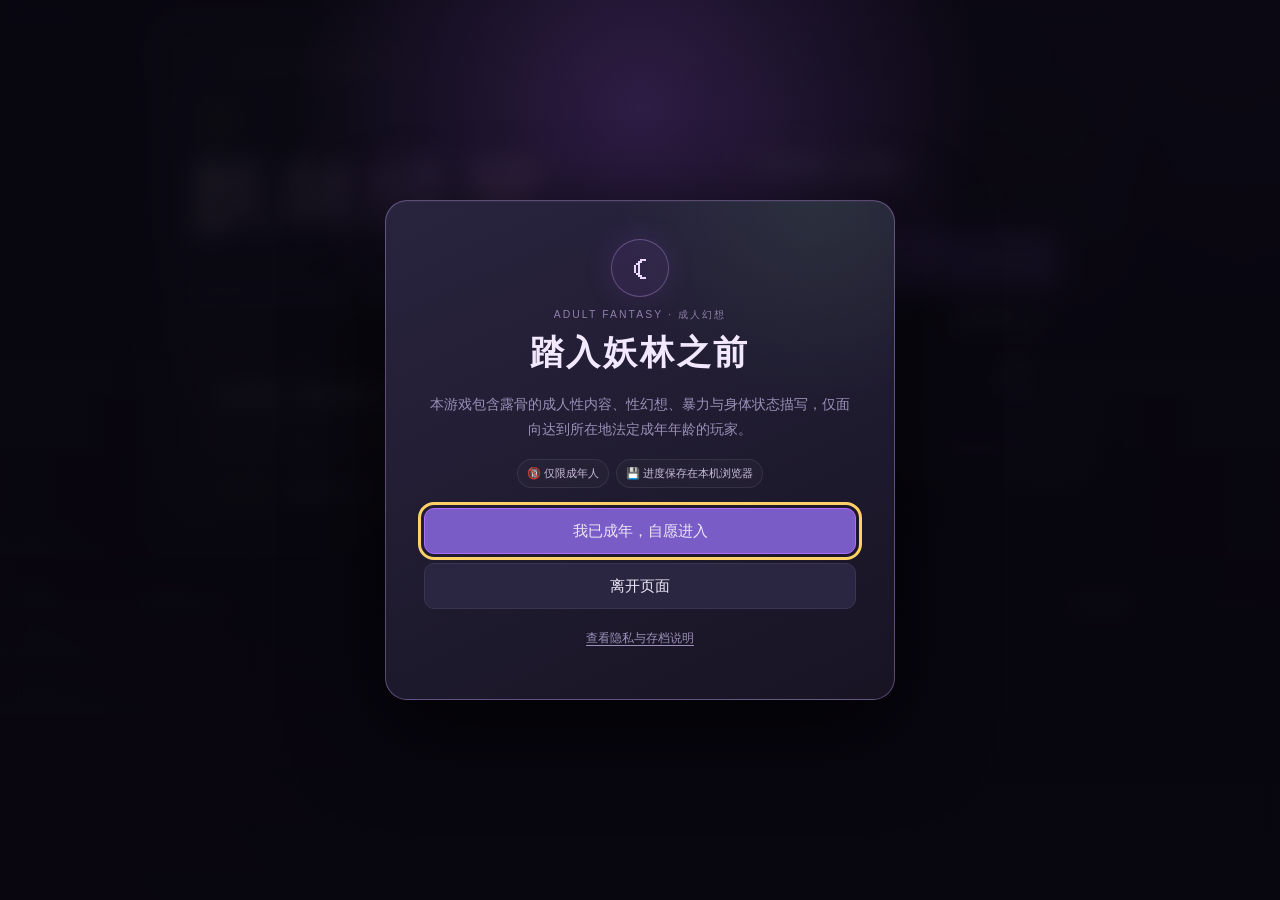
<file: index.html>
<!DOCTYPE html>
<html lang="zh-CN">
<head>
  <meta charset="UTF-8" />
  <meta name="viewport" content="width=device-width, initial-scale=1.0, viewport-fit=cover" />
  <meta name="description" content="《妖林绮梦》是一款以掷骰探索、路线选择与回合战斗为核心的成人向奇幻浏览器游戏。" />
  <meta name="theme-color" content="#171220" />
  <meta name="color-scheme" content="dark" />
  <meta name="referrer" content="strict-origin-when-cross-origin" />
  <meta property="og:type" content="website" />
  <meta property="og:locale" content="zh_CN" />
  <meta property="og:title" content="妖林绮梦：异世界淫林战斗" />
  <meta property="og:description" content="掷骰探索妖林，在路线选择与回合战斗中完成你的旅程。仅限成年人。" />
  <link rel="canonical" href="https://sissy.game/FantasyForest/" />
  <link rel="icon" href="favicon.svg" type="image/svg+xml" />
  <link rel="manifest" href="manifest.webmanifest" />
  <title>妖林绮梦：异世界淫林战斗</title>
  <link rel="stylesheet" href="style.css?v=0.5.9" />
</head>
<body>
  <section id="age-gate" class="age-gate" role="dialog" aria-modal="true" aria-labelledby="age-gate-title">
    <div class="age-gate-card">
      <span class="age-gate-mark" aria-hidden="true">☾</span>
      <p class="age-gate-kicker">ADULT FANTASY · 成人幻想</p>
      <h1 id="age-gate-title">踏入妖林之前</h1>
      <p>本游戏包含露骨的成人性内容、性幻想、暴力与身体状态描写，仅面向达到所在地法定成年年龄的玩家。</p>
      <div class="age-gate-notes">
        <span>🔞 仅限成年人</span>
        <span>💾 进度保存在本机浏览器</span>
      </div>
      <div class="age-gate-actions">
        <button id="btn-age-enter" class="btn btn-primary">我已成年，自愿进入</button>
        <button id="btn-age-leave" class="btn">离开页面</button>
      </div>
      <button class="age-gate-privacy" data-open-privacy>查看隐私与存档说明</button>
    </div>
  </section>

  <!-- 游戏根容器 -->
  <div id="app">
    <!-- 标题/难度选择界面 -->
    <section id="screen-title" class="screen">
      <div class="title-ambient" aria-hidden="true">
        <span class="title-wisp title-wisp-one"></span>
        <span class="title-wisp title-wisp-two"></span>
        <span class="title-leaf title-leaf-one">◆</span>
        <span class="title-leaf title-leaf-two">◆</span>
      </div>

      <main class="title-stage">
        <section class="title-hero" aria-labelledby="game-title">
          <div class="title-eyebrow"><i></i><span>一场由骰子书写的妖林冒险</span><i></i></div>
          <div class="title-emblem" aria-hidden="true"><span>☾</span></div>
          <h1 id="game-title" class="game-title">妖林绮梦</h1>
          <p class="game-subtitle">异世界淫林战斗</p>
          <p class="title-tagline">踏进被欲望吞噬的森林，夺回你失去的一切。</p>

          <article class="title-prologue">
            <span class="title-prologue-label">PROLOGUE · 序章</span>
            <h2>你的爱人被妖林带走了</h2>
            <p>藤蔓在顷刻间吞没村庄，也带走了你最爱的人。现在，你必须独自穿过妖林，在每一次掷骰与战斗中寻找 TA 的踪迹。</p>
            <div class="title-objective"><span>当前目标</span><b>穿越森林，救回 TA</b></div>
          </article>
        </section>

        <section class="title-menu" aria-label="主菜单">
          <div class="title-menu-heading">
            <span>THE JOURNEY BEGINS</span>
            <h2>准备踏入妖林？</h2>
            <p>选择难度、写下名字，然后让骰子决定你的命运。</p>
          </div>
          <div class="title-actions">
            <button id="btn-new-game" class="btn btn-primary title-btn-main"><span>✦</span><b>开始新游戏</b><i>选择你的试炼 →</i></button>
            <button id="btn-continue" class="btn btn-success btn-hidden title-btn-main"><span>↟</span><b>加载存档</b><i>继续上次旅程 →</i></button>
            <div class="title-utility-actions">
              <button id="btn-rules" class="btn title-btn-rules"><span>📖</span><b>翻开规则书</b></button>
              <button id="btn-changelog" class="btn title-btn-rules title-btn-changelog"><span>✨</span><b>查看更新日志</b></button>
            </div>
          </div>
          <div class="title-features" aria-label="游戏特点">
            <span><b>🎲</b> 掷骰探索</span>
            <span><b>⚔️</b> 回合战斗</span>
            <span><b>💾</b> 自动存档</span>
          </div>
          <p class="title-menu-hint">每一条岔路，都可能通向宝藏、怪物或更深的森林。</p>
        </section>
      </main>

      <footer class="title-footer">
        <details class="title-creator-note">
          <summary>✦ 给旅人的话</summary>
          <div>
            <p>欢迎来到《妖林绮梦》。这是我设计的第一个轮盘游戏，希望你喜欢，也欢迎反馈。</p>
            <p>这个轮盘给了你很高的自由度，你可以调整很多东西来贴合自己的玩法；场景如何还原，也完全由你决定。</p>
          </div>
        </details>
        <span>妖林旅人手册 · 第二版</span>
        <button class="title-legal-link" data-open-privacy>隐私与存档</button>
      </footer>
    </section>

    <!-- 主游戏界面 -->
    <section id="screen-game" class="screen screen-hidden">
      <header id="hud" class="game-card">
        <div class="hud-top">
          <div class="hud-player">
            <div class="hud-player-sigil" aria-hidden="true">✦</div>
            <div class="hud-name">
              <small>妖林旅人</small>
              <b id="hud-player-name">妖林勇者</b>
              <span class="hud-difficulty" id="hud-diff">普通</span>
            </div>
            <div class="hud-stats">
              <span>💎 <b id="hud-gold">0</b></span>
              <span>📍 <b id="hud-pos">—</b></span>
            </div>
          </div>
          <div class="hud-hp">
            <span class="hud-label">生命</span>
            <div class="hp-bar"><div id="hp-fill"></div></div>
            <span id="hp-text">--/--</span>
          </div>
        </div>
        <div class="hud-strip">
          <div class="hud-strip-item" title="武器">
            <span>⚔️</span>
            <b id="hud-weapon">赤手空拳</b>
          </div>
          <div class="hud-strip-item" title="饰品">
            <span>📿</span>
            <b id="hud-accessory">无</b>
          </div>
        </div>
        <div id="hud-status" class="hud-status"></div>
        <div id="hud-mercenary" class="hud-mercenary hud-hidden"></div>
      </header>

      <main class="game-body">
        <!-- 左侧：地图可视化 -->
        <aside id="map-panel" class="game-card">
          <div class="map-heading">
            <div>
              <h2 class="panel-title">妖林地图</h2>
              <small>雾中路径</small>
            </div>
            <span id="map-current-label" class="map-current-label">定位中…</span>
          </div>
          <div class="map-frame">
            <div class="map-compass" aria-hidden="true">N</div>
            <div id="map-canvas" aria-label="妖林地图"></div>
          </div>
          <div class="map-legend-title"><span>地图图例</span><small>亮起的格子代表已经探索</small></div>
          <div id="map-legend" class="map-legend" aria-label="地图图例"></div>
        </aside>

        <!-- 营地页面（进入营地时替代地图显示） -->
        <section id="camp-panel" class="game-card camp-panel panel-hidden"></section>

        <!-- 右侧：战斗区（敌人框 + 日志） -->
        <div class="battle-area">
          <div id="hud-enemy" class="hud-hidden game-card">
            <div class="hud-enemy-header"><span>⚔️ 敌对目标</span><small>交战中</small></div>
            <div id="hud-enemy-targets"></div>
          </div>

          <!-- 日志与操作 -->
          <section id="log-panel" class="game-card">
            <div class="battle-log-title">
              <div>
                <h2 class="panel-title">旅途记录</h2>
                <small>旅途手记</small>
              </div>
              <span class="log-live"><i></i><b id="log-count">0</b> 条事件</span>
            </div>
            <div class="log-guide"><span>只记录重要遭遇与选择</span><small>最新在上</small></div>
            <div id="log-box"></div>
          </section>
        </div>
      </main>

      <footer id="action-bar" class="game-card">
        <div id="action-hint"></div>
        <div id="action-buttons"></div>
      </footer>
    </section>
  </div>

  <!-- 全屏顶栏（横贯整个屏幕宽度，固定置顶，仅游戏界面显示） -->
  <header id="topbar" class="hidden">
    <div class="topbar-inner">
      <span class="topbar-title">🌲 妖林绮梦</span>
      <div class="topbar-right">
        <span id="topbar-save-hint" class="topbar-save-hint"></span>
        <button id="btn-topbar-quests" class="btn btn-sm" aria-label="任务">📜<span class="btn-text">任务</span></button>
        <button id="btn-topbar-inventory" class="btn btn-sm" aria-label="背包">🎒<span class="btn-text">背包</span></button>
        <button id="btn-topbar-save" class="btn btn-sm" aria-label="存档">💾<span class="btn-text">存档</span></button>
        <button id="btn-topbar-settings" class="btn btn-sm" aria-label="设置">⚙️<span class="btn-text">设置</span></button>
      </div>
    </div>
  </header>

  <!-- 手机端浮动方向键（可拖动） -->
  <div id="dpad-float" class="dpad-float hidden"></div>

  <!-- 通用弹窗层 -->
  <div id="modal-layer" class="modal-layer modal-hidden"></div>

  <!-- 骰子动画层 -->
  <div id="dice-layer" class="dice-layer dice-hidden">
    <div id="dice-display"></div>
  </div>

  <script src="js/config.js?v=0.5.9"></script>
  <script src="js/eventbus.js?v=0.5.9"></script>
  <script src="js/state-schema.js?v=0.5.9"></script>
  <script src="js/state-migrations.js?v=0.5.9"></script>
  <script src="js/state.js?v=0.5.9"></script>
  <script src="js/systems/town-reputation.js?v=0.5.9"></script>
  <script src="js/data/monsters.js?v=0.5.9"></script>
  <script src="js/data/stories/prologue.js?v=0.5.9"></script>
  <script src="js/data/monsters/tentacle.js?v=0.5.9"></script>
  <script src="js/data/monsters/orc.js?v=0.5.9"></script>
  <script src="js/data/monsters/sorceress.js?v=0.5.9"></script>
  <script src="js/data/monsters/succubus.js?v=0.5.9"></script>
  <script src="js/data/monsters/caravan-guard.js?v=0.5.9"></script>
  <script src="js/data/monsters/bandit-leader.js?v=0.5.9"></script>
  <script src="js/data/monsters/goblins.js?v=0.5.9"></script>
  <script src="js/data/monsters/werewolf.js?v=0.5.9"></script>
  <script src="js/data/monsters/spirit-of-forest.js?v=0.5.9"></script>
  <script src="js/data/monsters/index.js?v=0.5.9"></script>
  <script src="js/data/achievements.js?v=0.5.9"></script>
  <script src="js/data/items.js?v=0.5.9"></script>
  <script src="js/data/status.js?v=0.5.9"></script>
  <script src="js/data/restraints.js?v=0.5.9"></script>
  <script src="js/data/map.js?v=0.5.9"></script>
  <script src="js/data/index.js?v=0.5.9"></script>
  <script src="js/systems/stats.js?v=0.5.9"></script>
  <script src="js/systems/enemy-abilities.js?v=0.5.9"></script>
  <script src="js/systems/battle.js?v=0.5.9"></script>
  <script src="js/systems/prologue.js?v=0.5.9"></script>
  <script src="js/systems/movement.js?v=0.5.9"></script>
  <script src="js/systems/shop.js?v=0.5.9"></script>
  <script src="js/systems/status.js?v=0.5.9"></script>
  <script src="js/systems/chastity.js?v=0.5.9"></script>
  <script src="js/systems/teleport.js?v=0.5.9"></script>
  <script src="js/systems/restraint.js?v=0.5.9"></script>
  <script src="js/systems/restraint-contract.js?v=0.5.9"></script>
  <script src="js/systems/mercenary-contract.js?v=0.5.9"></script>
  <script src="js/systems/equipment.js?v=0.5.9"></script>
  <script src="js/systems/loot.js?v=0.5.9"></script>
  <script src="js/systems/dildo.js?v=0.5.9"></script>
  <script src="js/systems/camp.js?v=0.5.9"></script>
  <script src="js/systems/prologue-town.js?v=0.5.9"></script>
  <script src="js/systems/p-m-enslavement.js?v=0.5.9"></script>
  <script src="js/systems/p-catching-ivana.js?v=0.5.9"></script>
  <script src="js/systems/p-m-escort.js?v=0.5.9"></script>
  <script src="js/systems/camp-pillory.js?v=0.5.9"></script>
  <script src="js/systems/camp-prison.js?v=0.5.9"></script>
  <script src="js/systems/camp-gate.js?v=0.5.9"></script>
  <script src="js/systems/camp-glory.js?v=0.5.9"></script>
  <script src="js/systems/camp-shops.js?v=0.5.9"></script>
  <script src="js/systems/camp-tavern.js?v=0.5.9"></script>
  <script src="js/systems/camp-tavern-captain.js?v=0.5.9"></script>
  <script src="js/systems/camp-tavern-patrons.js?v=0.5.9"></script>
  <script src="js/systems/camp-tavern-work.js?v=0.5.9"></script>
  <script src="js/systems/prologue-wilderness.js?v=0.5.9"></script>
  <script src="js/game-flow.js?v=0.5.9"></script>
  <script src="js/systems/index.js?v=0.5.9"></script>
  <script src="js/ui/dialog.js?v=0.5.9"></script>
  <script src="js/ui/journal.js?v=0.5.9"></script>
  <script src="js/ui/hud.js?v=0.5.9"></script>
  <script src="js/ui/map.js?v=0.5.9"></script>
  <script src="js/ui/battle.js?v=0.5.9"></script>
  <script src="js/ui/log.js?v=0.5.9"></script>
  <script src="js/ui/changelog.js?v=0.5.9"></script>
  <script src="js/ui/achievements.js?v=0.5.9"></script>
  <script src="js/ui/index.js?v=0.5.9"></script>
  <script src="js/main-settings.js?v=0.5.9"></script>
  <script src="js/main-recovery.js?v=0.5.9"></script>
  <script src="js/main-movement.js?v=0.5.9"></script>
  <script src="js/main.js?v=0.5.9"></script>
</body>
</html>
</file>
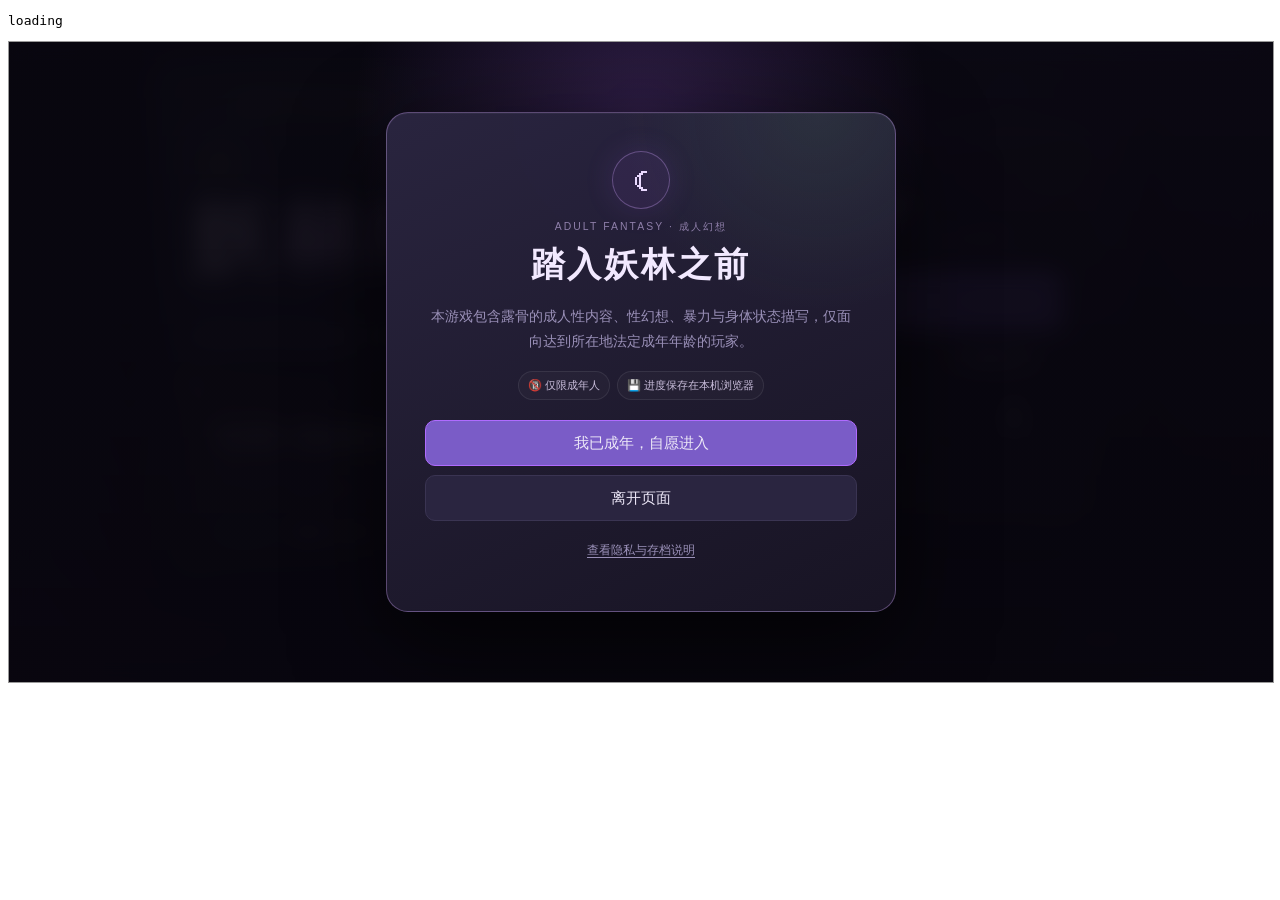
<file: tests/isolated-m-audience.html>
<!doctype html>
<html lang="zh-CN">
<meta charset="utf-8">
<title>隔离存档点击测试</title>
<pre id="report">loading</pre>
<iframe id="game" src="../index.html" style="width:100%;height:640px;border:1px solid #999"></iframe>
<script>
const report = document.getElementById('report')
const frame = document.getElementById('game')
const prefix = 'isolated-m-audience:'
const isolatedStorage = {
  getItem: key => sessionStorage.getItem(prefix + key),
  setItem: (key, value) => sessionStorage.setItem(prefix + key, value),
  removeItem: key => sessionStorage.removeItem(prefix + key),
}
function sleep (ms) { return new Promise(resolve => setTimeout(resolve, ms)) }
function sceneRoot (w) {
  return w.document.querySelector('.camp-tavern-modal, .p-m-chapter-modal, .camp-modal, .dialog-overlay, .modal') || w.document.body
}
function textOf (w) { return (sceneRoot(w).innerText || '').replace(/\s+/g, ' ') }
function clickLabel (w, label) {
  const buttons = [...w.document.querySelectorAll('button')]
  const button = buttons.find(el => (el.textContent || '').includes(label))
  if (!button) throw new Error('missing button ' + label + ' in ' + textOf(w).slice(0, 180))
  button.click()
}
function seed (w, kind) {
  const state = w.State.init('normal')
  state.playerName = '隔离点击'
  state.gender = kind === 'male3500' ? 'male' : 'female'
  state.phase = 'camp'
  state.position = { x: 13, y: 9 }
  state._wrongCommissionStage = 10
  state._inPrison = false
  state._pRole = 'slave'
  state._pMainlineStage = kind === 'catching' ? 6 : 2
  state._pChapterOneLocked = true
  state._pMConfiscated = true
  state._pMChapterBranch = 'novice'
  if (kind === 'catching') {
    state._pMChapterStage = 9500
    state._pMChapterCompleted = true
    state._pCatchingIvana = { version: 1, stage: 0, page: 'objective', started: true, completed: false }
  } else if (kind === 'identityAccept' || kind === 'identityObject') {
    state._pMChapterStage = 3000
    state._pMChapterStep = 0
    state._pMChapterCompleted = false
    state._pMFirstAudience = {
      version: 1, page: 'arrival', arrivalResponse: null, identityResponse: null,
      assessmentVariant: null, assessmentViewed: false,
      commandReasonAsked: false, commandObjected: false, commandPunishmentCompleted: false,
      removedGear: [], commandConfirmed: false,
    }
  } else {
    state._pMChapterStage = 3500
    state._pMChapterStep = 0
    state._pMChapterCompleted = false
    state._pMFirstAudience = {
      version: 1, page: 'assessment-question', arrivalResponse: 'obey',
      identityResponse: kind === 'guarded' ? 'object' : 'accept',
      assessmentVariant: null, assessmentViewed: false,
      commandReasonAsked: false, commandObjected: false, commandPunishmentCompleted: false,
      removedGear: [], commandConfirmed: false,
    }
  }
  w.State.save()
}
async function bootGame () {
  frame.src = '../index.html'
  await new Promise(resolve => { frame.addEventListener('load', resolve, { once: true }) })
  Object.defineProperty(frame.contentWindow, 'localStorage', { configurable: true, value: isolatedStorage })
  await sleep(200)
}
async function runCase (kind) {
  await bootGame()
  const w = frame.contentWindow
  seed(w, kind)
  if (kind === 'catching') w.PCatchingIvanaSystem.open()
  else w.PMEnslavementSystem.open()
  await sleep(200)
  if (kind === 'catching') {
    clickLabel(w, '前往城门')
    await sleep(120)
    clickLabel(w, '把派克的口信告诉贝拉米')
    await sleep(120)
    clickLabel(w, '奴隶主要戴蒙德去会馆')
    await sleep(120)
    const body = textOf(w)
    if (!body.includes('主人怎么说你怎么做') && !body.includes('很好')) throw new Error('bellamy reply missing: ' + body.slice(0, 240))
    clickLabel(w, '……')
    await sleep(120)
    if (!textOf(w).includes('尚未开放')) throw new Error('hold page missing')
    return 'catching-ok'
  }
  if (kind === 'identityAccept' || kind === 'identityObject') {
    clickLabel(w, kind === 'identityAccept' ? '是……我知道' : '您不能这样')
    await sleep(120)
    w.PMEnslavementSystem.open()
    await sleep(120)
    const body = textOf(w)
    if (kind === 'identityAccept' && !body.includes('以后叫我奴隶主')) throw new Error('accepted reply did not recover')
    if (kind === 'identityObject' && !body.includes('还敢谈条件')) throw new Error('objected reply did not recover')
    if (kind === 'identityAccept') {
      clickLabel(w, '……')
      await sleep(120)
      const kneel = [...w.document.querySelectorAll('button')].find(el => (el.textContent || '').includes('跪下。'))
      if (!kneel || kneel.classList.contains('btn-danger')) throw new Error('inspection button still uses resist color')
    }
    return kind + '-ok'
  }
  clickLabel(w, '您看出结果了吗')
  await sleep(120)
  const body = textOf(w)
  if (kind === 'male3500') {
    if (body.includes('胸') || body.includes('小穴') || body.includes('湿得快')) throw new Error('male used female valuation')
    if (!body.includes('腰胯结实')) throw new Error('male valuation missing')
  } else if (kind === 'guarded') {
    if (!body.includes('谈条件') || !body.includes('压价格')) throw new Error('guarded valuation missing')
    if (body.includes('妓院')) throw new Error('guarded invented experience')
  } else {
    if (!body.includes('劳役还是性奴')) throw new Error('novice valuation missing')
  }
  clickLabel(w, '我现在该做什么')
  await sleep(120)
  if (!textOf(w).includes('戴蒙德')) throw new Error('4000 command missing')
  return kind + '-ok'
}
;(async () => {
  try {
    const lines = []
    for (const kind of ['identityAccept', 'identityObject', 'female3500', 'male3500', 'guarded', 'catching']) {
      lines.push(await runCase(kind))
    }
    report.textContent = 'ISOLATED-OK\n' + lines.join('\n')
    document.title = 'ISOLATED-OK'
  } catch (error) {
    report.textContent = 'ISOLATED-FAIL\n' + error.message
    document.title = 'ISOLATED-FAIL'
  }
})()
</script>
</file>
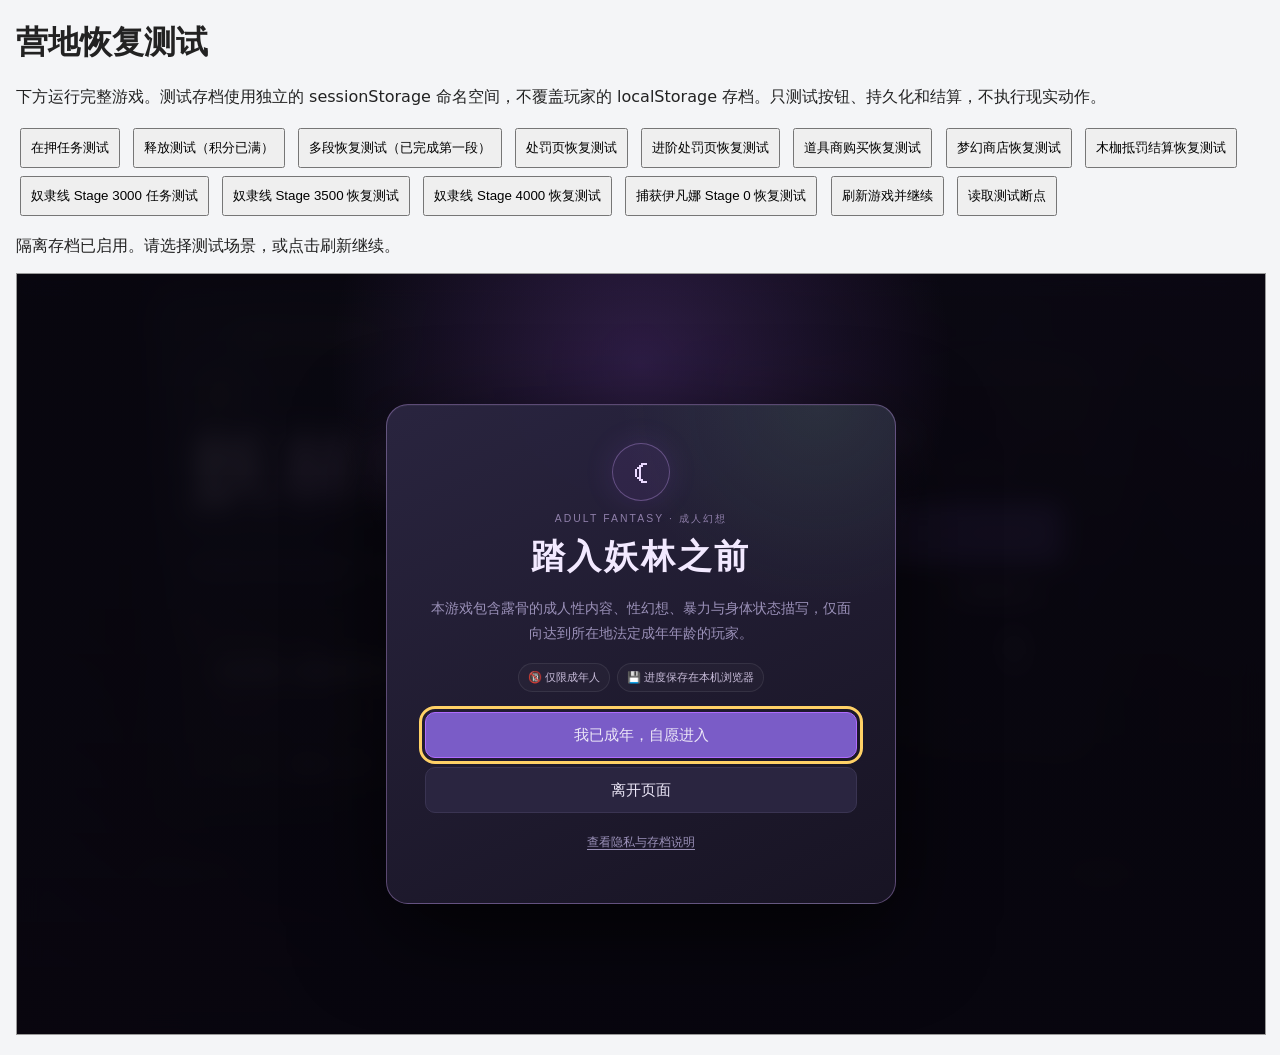
<file: tests/recovery-browser.html>
<!doctype html>
<html lang="zh-CN">
<meta charset="utf-8">
<title>营地恢复测试（隔离存档）</title>
<style>body{font:16px system-ui;margin:16px;background:#f4f5f7;color:#222}button{margin:4px;padding:9px}iframe{width:100%;height:760px;border:1px solid #999}pre{white-space:pre-wrap}</style>
<h1>营地恢复测试</h1>
<p>下方运行完整游戏。测试存档使用独立的 sessionStorage 命名空间，不覆盖玩家的 localStorage 存档。只测试按钮、持久化和结算，不执行现实动作。</p>
<button data-case="prison">在押任务测试</button>
<button data-case="release">释放测试（积分已满）</button>
<button data-case="segments">多段恢复测试（已完成第一段）</button>
<button data-case="punishment">处罚页恢复测试</button>
<button data-case="advanced">进阶处罚页恢复测试</button>
<button data-case="shop">道具商购买恢复测试</button>
<button data-case="dream">梦幻商店恢复测试</button>
<button data-case="pillory-fine">木枷抵罚结算恢复测试</button>
<button data-case="m-stage-3000">奴隶线 Stage 3000 任务测试</button>
<button data-case="m-stage-3500">奴隶线 Stage 3500 恢复测试</button>
<button data-case="m-stage-4000">奴隶线 Stage 4000 恢复测试</button>
<button data-case="catching-ivana-0">捕获伊凡娜 Stage 0 恢复测试</button>
<button id="reload">刷新游戏并继续</button>
<button id="inspect">读取测试断点</button>
<pre id="report">正在加载完整游戏…</pre>
<iframe id="game" src="../index.html"></iframe>
<script>
const frame = document.getElementById('game')
const report = document.getElementById('report')
const prefix = 'camp-recovery-fixture:'
const isolatedStorage = {
  getItem: key => sessionStorage.getItem(prefix + key),
  setItem: (key, value) => sessionStorage.setItem(prefix + key, value),
  removeItem: key => sessionStorage.removeItem(prefix + key),
}
function inspect () {
  const state = frame.contentWindow.State.get()
  report.textContent = JSON.stringify(state ? {
    phase: state.phase, inPrison: state._inPrison, points: state._prisonPoints,
    pending: state._prisonPending, shop: state._activeShopRaw,
    mChapterStage: state._pMChapterStage, mChapterCompleted: state._pMChapterCompleted,
    catchingIvana: state._pCatchingIvana,
  } : { ready: true }, null, 2)
}
frame.addEventListener('load', () => {
  Object.defineProperty(frame.contentWindow, 'localStorage', { configurable: true, value: isolatedStorage })
  report.textContent = '隔离存档已启用。请选择测试场景，或点击刷新继续。'
})
document.querySelectorAll('[data-case]').forEach(button => button.onclick = () => {
  const w = frame.contentWindow
  const state = w.State.init('normal')
  state.playerName = '恢复测试'
  state.gender = 'male'
  state.phase = 'camp'
  state.position = { x: 13, y: 9 }
  state._wrongCommissionStage = 1
  state._inPrison = true
  state._prisonCharge = '测试'
  state._prisonChastity = false
  state._prisonPoints = button.dataset.case === 'release' ? 300 : 0
  if (button.dataset.case === 'prison') state._prisonPending = { mode: 'task', tier: 'basic', roll: 2, stepIndex: 0 }
  if (button.dataset.case === 'segments') {
    state._prisonPoints = 300
    state._prisonEscapePenalty = 100
    state._prisonPending = { mode: 'task', tier: 'adv', roll: 2, stepIndex: 1, restPending: false }
  }
  if (button.dataset.case === 'punishment') state._prisonPending = { mode: 'punishment', roll: 0 }
  if (button.dataset.case === 'advanced') state._prisonPending = { mode: 'adv-punishment', roll: 0 }
  if (['shop', 'dream'].includes(button.dataset.case)) {
    state._inPrison = false
    state.phase = 'shop'
    state.gold = 1000
    state._shopReturnToCamp = true
    state._activeShopRaw = button.dataset.case === 'dream' ? 'dream' : '道具商'
    state._dreamShopCategory = 'tools'
  }
  if (button.dataset.case === 'pillory-fine') {
    state._inPrison = false
    state._pillory = { source: 'fine', stage: 'settle', poseId: 'classic', duration: 30, reward: 0, event: null, results: [] }
    state._campReturnPos = { x: 12, y: 9 }
  }
  if (['m-stage-3000', 'm-stage-3500', 'm-stage-4000'].includes(button.dataset.case)) {
    const stage = button.dataset.case === 'm-stage-3000' ? 3000 : button.dataset.case === 'm-stage-3500' ? 3500 : 4000
    state._inPrison = false
    state._wrongCommissionStage = 10
    state._pRole = 'slave'
    state._pMainlineStage = 2
    state._pChapterOneLocked = true
    state._pMChapterStage = stage
    state._pMChapterStep = 0
    state._pMChapterBranch = 'novice'
    state._pMConfiscated = true
    state._pMChapterCompleted = false
    state._pMFirstAudience = {
      version: 1,
      page: stage === 3000 ? 'arrival' : stage === 3500 ? 'assessment-question' : 'command-choice',
      arrivalResponse: 'obey', identityResponse: 'accept',
      assessmentVariant: stage === 4000 ? 'novice' : null,
      assessmentViewed: stage === 4000,
      commandReasonAsked: false, commandObjected: false,
      commandPunishmentCompleted: false,
      removedGear: [], commandConfirmed: false,
    }
    if (stage === 3000) {
      state._pMEscortMode = 'solo'
      state._restraints.mouth = {
        id: 'leather_gag', slot: 'mouth', locked: true, lockType: 'story',
        source: 'p_m_intake', difficulty: 5,
      }
    }
    if (stage === 4000) {
      state._restraints.eyes = {
        id: 'blindfold', slot: 'eyes', locked: true, lockType: 'story',
        source: 'p_m_intake', difficulty: 5,
      }
    }
  }
  if (button.dataset.case === 'catching-ivana-0') {
    state._inPrison = false
    state._wrongCommissionStage = 10
    state._pRole = 'slave'
    state._pMainlineStage = 6
    state._pChapterOneLocked = true
    state._pMChapterStage = 9500
    state._pMChapterStep = 0
    state._pMChapterCompleted = true
    state._pCatchingIvana = { version: 1, stage: 0, page: 'objective', started: true, completed: false }
  }
  w.State.save()
  frame.src = '../index.html'
})
document.getElementById('reload').onclick = () => { frame.src = '../index.html' }
document.getElementById('inspect').onclick = inspect
</script>
</html>
</file>
<file: style.css>
/* =========================================================
   妖林绮梦 · 全局样式
   目录：
   01. 主题变量
   02. 重置
   03. 通用布局
   04. 按钮
   05. 卡片
   06. 标题界面
   07. 玩家信息栏 HUD
   08. 游戏主布局
   09. 地图
   10. 日志
   11. 敌人框
   12. 操作栏
   13. 弹窗
   14. 任务 / 节拍器
   15. 骰子动画
   16. 响应式
   ========================================================= */

/* =========================================================
   01. 主题变量
   ========================================================= */
:root {
  --bg: #12101e;
  --panel: #1f1c30;
  --panel-2: #2a2540;
  --border: #3a3452;
  --text: #ece7f7;
  --text-dim: #9a90b8;

  --accent: #b06bff;
  --accent-bright: #d3a9ff;
  --accent-dark: #7a5cc7;
  --gold: #ffd166;
  --red: #ff6b6b;
  --green: #6bff9b;

  /* RPG 装备提示卡 */
  --rpg-gear-bg: #100d18;
  --rpg-gear-border: #68517f;
  --rpg-gear-name: #c98cff;
  --rpg-gear-stat: #eee7f4;
  --rpg-gear-special: #70e69a;
  --rpg-gear-muted: #9a8ca6;

  --hp-fill: linear-gradient(90deg, #ff5d7a, #ff9db0);
  --hp-track: #3a2430;

  --radius: 12px;
  --radius-lg: 16px;
  --shadow: 0 6px 24px rgba(0, 0, 0, .4);
  --page-width: 980px;

  /* 兼容别名（JS 内联样式使用旧命名） */
  --danger: #ff6b6b;
  --ok: #6bff9b;
  --hp-bg: #3a2430;
  --panel-alt: #2a2540;
  --hp: #ff5d7a;
  --accent-dim: #7a5cc7;
}

/* =========================================================
   02. 重置
   ========================================================= */
* { box-sizing: border-box; margin: 0; padding: 0; }

html, body { height: 100%; }
html { overflow-x: hidden; }

body {
  font-family: -apple-system, "PingFang SC", "Microsoft YaHei", sans-serif;
  background:
    radial-gradient(900px 500px at 80% -10%, rgba(122, 92, 199, .25), transparent),
    radial-gradient(700px 500px at -10% 110%, rgba(176, 107, 255, .12), transparent),
    var(--bg);
  background-attachment: fixed;
  color: var(--text);
  line-height: 1.5;
  -webkit-tap-highlight-color: transparent;
  user-select: none;
  overflow-x: hidden;
}

#app { max-width: calc(var(--page-width) + 32px); margin: 0 auto; padding: 16px; width: 100%; min-width: 0; }

/* 工具类 */
.hidden { display: none !important; }
.hud-hidden { display: none; }
.show { display: block !important; }
.screen-hidden { display: none !important; }
.btn-hidden { display: none !important; }
.modal-hidden { display: none; }
.dice-hidden { display: none; }
.panel-hidden { display: none !important; }

/* 营地页面面板 */
.camp-panel { overflow: visible; grid-column: 1; grid-row: 1; }
.camp-panel:not(.panel-hidden) { grid-column: 1 / -1; }
.camp-panel .camp-panel-inner.modal-box {
  max-width: 100%;
  max-height: none;
  overflow: visible;
  background: transparent;
  border: none;
  padding: 0;
  box-shadow: none;
  animation: none;
}
.camp-panel .camp-panel-inner .modal-title { margin: 0 0 12px; color: #f3e4d6; font-size: 1.05rem; }
.camp-panel .camp-panel-inner .modal-actions { display: flex; justify-content: flex-end; gap: 8px; margin-top: 14px; }

/* 桌面端营地保持底部操作可见，较长内容只在正文区域滚动。 */
@media (min-width: 701px) {
  /* 营地采用主内容 + 旅途记录侧栏，避免日志被排到整页最下方。 */
  #screen-game:has(.camp-panel:not(.panel-hidden)) #hud {
    max-width: var(--page-width);
  }
  .game-body:has(> .camp-panel:not(.panel-hidden)) {
    grid-template-columns: minmax(0, 1.7fr) minmax(220px, .85fr);
    align-items: start;
    max-width: var(--page-width);
  }
  .game-body > .camp-panel:not(.panel-hidden) {
    grid-column: 1;
    grid-row: 1;
  }
  .game-body > .camp-panel:not(.panel-hidden) + .battle-area {
    position: sticky;
    top: 54px;
    grid-column: 2;
    grid-row: 1;
    align-self: start;
    height: var(--camp-side-height, calc(100dvh - 280px));
  }
  .game-body > .camp-panel:not(.panel-hidden) + .battle-area #log-panel {
    height: 100%;
    min-height: 0;
  }
  .game-body > .camp-panel:not(.panel-hidden) + .battle-area #log-box {
    min-height: 0;
    max-height: none;
  }
  .camp-panel .camp-panel-inner.modal-box {
    display: flex;
    flex-direction: column;
    max-height: var(--camp-inner-height, calc(100dvh - 280px));
    min-height: 0;
    overflow: hidden;
  }
  .camp-panel .camp-panel-inner > .modal-title { flex: 0 0 auto; }
  .camp-panel .camp-panel-inner > .modal-body {
    flex: 1 1 auto;
    min-height: 0;
    margin-bottom: 0;
    padding-right: 5px;
    overflow-y: auto;
    scrollbar-gutter: stable;
  }
  .camp-panel .camp-panel-inner > .modal-actions {
    position: relative;
    z-index: 2;
    flex: 0 0 auto;
    margin-top: 10px;
    padding-top: 12px;
    border-top: 1px solid rgba(239, 155, 69, .16);
    background: linear-gradient(180deg, rgba(31, 28, 48, 0), rgba(31, 28, 48, .92) 28%);
  }
  .camp-panel .camp-panel-inner > .modal-actions .btn { min-width: 240px; }
}

/* =========================================================
   03. 通用布局
   ========================================================= */
.screen {
  min-height: calc(100vh - 32px);
  display: flex;
  flex-direction: column;
  align-items: center;
  gap: 16px;
  padding: 24px 0;
}

/* =========================================================
   04. 按钮
   ========================================================= */
.btn {
  display: inline-flex;
  align-items: center;
  justify-content: center;
  gap: 6px;
  padding: 10px 20px;
  border: 1px solid var(--border);
  border-radius: 10px;
  background: var(--panel-2);
  color: var(--text);
  font-size: .95rem;
  cursor: pointer;
  transition: transform .1s, border-color .15s, background .15s;
}
.btn:hover { border-color: var(--accent); background: #332c4d; }
.btn:active { transform: scale(.96); }
.btn:disabled { opacity: .4; cursor: not-allowed; }

.btn-primary { background: var(--accent-dark); border-color: var(--accent); }
.btn-primary:hover { background: var(--accent); }
.btn-danger { background: #6b2532; border-color: var(--red); }
.btn-danger:hover { background: #8a3242; }
.btn-submissive { background: #713f63; border-color: #d887bb; color: #fff0fa; }
.btn-submissive:hover { background: #92557f; border-color: #f0a7d4; }
.btn-success { background: #235c39; border-color: var(--green); }
.btn-success:hover { background: #2f7a4c; }

/* =========================================================
   05. 卡片
   ========================================================= */
.game-card {
  background: var(--panel);
  border: 1px solid var(--border);
  border-radius: var(--radius);
  padding: 14px 16px;
  box-shadow: var(--shadow);
}

/* =========================================================
   06. 标题界面
   ========================================================= */
#screen-title {
  position: static;
  display: block;
  min-height: 0;
  overflow: visible;
  padding: 0;
}
#screen-title::before,
#screen-title::after {
  content: none;
}
#screen-title::before {
  inset: -16px calc(50% - 50vw);
  background:
    radial-gradient(circle at 18% 23%, rgba(107, 255, 155, .09), transparent 22%),
    radial-gradient(circle at 76% 28%, rgba(176, 107, 255, .15), transparent 26%),
    linear-gradient(180deg, rgba(18, 16, 30, .08), rgba(18, 16, 30, .9)),
    repeating-linear-gradient(112deg, transparent 0 80px, rgba(211, 169, 255, .018) 81px 82px);
}
#screen-title::after {
  left: 50%;
  bottom: -185px;
  width: min(1250px, 120vw);
  height: 330px;
  border-radius: 50%;
  background: radial-gradient(ellipse, rgba(176, 107, 255, .2), rgba(28, 20, 43, .24) 42%, transparent 70%);
  filter: blur(10px);
  transform: translateX(-50%);
}

.title-ambient { display: none; }
.title-wisp {
  position: absolute;
  width: 230px;
  height: 230px;
  border: 1px solid rgba(211, 169, 255, .08);
  border-radius: 50%;
  filter: blur(.2px);
}
.title-wisp::before, .title-wisp::after { content: ''; position: absolute; inset: 17px; border: inherit; border-radius: inherit; }
.title-wisp::after { inset: 42px; }
.title-wisp-one { top: -100px; left: -95px; }
.title-wisp-two { right: -120px; bottom: -92px; width: 310px; height: 310px; }
.title-leaf { position: absolute; color: rgba(107, 255, 155, .24); font-size: .65rem; animation: titleFloat 5s ease-in-out infinite; }
.title-leaf-one { top: 18%; left: 4%; transform: rotate(34deg); }
.title-leaf-two { right: 5%; bottom: 22%; animation-delay: -2.4s; transform: rotate(-20deg); }
@keyframes titleFloat { 50% { translate: 0 -9px; opacity: .55; } }

.title-stage {
  position: relative;
  overflow: hidden;
  width: 100%;
  max-width: var(--page-width);
  display: grid;
  grid-template-columns: minmax(0, 1.08fr) minmax(340px, .82fr);
  align-items: center;
  gap: clamp(30px, 5vw, 58px);
  padding: clamp(24px, 3.2vw, 38px);
  border: 1px solid rgba(211, 169, 255, .16);
  border-radius: 30px;
  background:
    radial-gradient(circle at 12% 18%, rgba(80, 174, 119, .11), transparent 30%),
    radial-gradient(circle at 88% 22%, rgba(176, 107, 255, .14), transparent 31%),
    linear-gradient(145deg, rgba(30, 29, 48, .82), rgba(16, 18, 29, .9));
  box-shadow: 0 34px 90px rgba(0, 0, 0, .42), inset 0 1px rgba(255,255,255,.035);
  margin: 0 auto;
}
.title-stage::before {
  content: '';
  position: absolute;
  inset: 0;
  pointer-events: none;
  background:
    linear-gradient(180deg, transparent 58%, rgba(5, 12, 13, .34)),
    repeating-linear-gradient(94deg, transparent 0 74px, rgba(105, 171, 130, .025) 75px 78px, transparent 79px 112px);
}
.title-stage::after {
  content: '';
  position: absolute;
  top: 0;
  left: 8%;
  right: 8%;
  height: 1px;
  pointer-events: none;
  background: linear-gradient(90deg, transparent, rgba(255, 209, 102, .38), rgba(211,169,255,.32), transparent);
}
.title-hero { position: relative; z-index: 1; min-width: 0; }
.title-eyebrow { display: flex; align-items: center; gap: 10px; color: var(--gold); font-size: .66rem; letter-spacing: .19em; }
.title-eyebrow i { width: 26px; height: 1px; background: linear-gradient(90deg, transparent, var(--gold)); }
.title-eyebrow i:last-child { background: linear-gradient(90deg, var(--gold), transparent); }
.title-emblem {
  position: relative;
  width: 58px;
  height: 58px;
  display: grid;
  place-items: center;
  margin: 22px 0 4px;
  border: 1px solid rgba(255, 209, 102, .3);
  border-radius: 50%;
  background: radial-gradient(circle, rgba(255, 209, 102, .1), transparent 67%);
  color: var(--gold);
  box-shadow: 0 0 45px rgba(176, 107, 255, .16), inset 0 0 18px rgba(255, 209, 102, .05);
  font-family: Georgia, serif;
  font-size: 2rem;
}
.title-emblem::before { content: ''; position: absolute; inset: -7px; border: 1px solid rgba(211,169,255,.12); border-radius: 50%; box-shadow: 0 0 28px rgba(176,107,255,.1); }
.title-emblem span { transform: translate(1px, -1px); }
.game-title {
  font-family: "Songti SC", "STSong", "Noto Serif SC", serif;
  font-size: clamp(3.15rem, 7vw, 5.15rem);
  font-weight: 900;
  line-height: 1.02;
  letter-spacing: .1em;
  background: linear-gradient(120deg, #f8ecff 5%, var(--accent-bright) 47%, var(--gold) 96%);
  -webkit-background-clip: text;
  background-clip: text;
  color: transparent;
  filter: drop-shadow(0 8px 30px rgba(176, 107, 255, .18));
}
.game-subtitle { margin-top: 8px; color: var(--text-dim); letter-spacing: .62em; font-size: .82rem; }
.title-tagline { margin-top: 16px; color: #c8bfd9; font-family: "Songti SC", "STSong", serif; font-size: 1rem; letter-spacing: .04em; }

.title-prologue { position: relative; margin-top: 28px; padding: 18px 20px 17px 23px; border: 1px solid rgba(255, 209, 102, .1); border-left: 2px solid rgba(255, 209, 102, .62); border-radius: 0 14px 14px 0; background: linear-gradient(100deg, rgba(255, 209, 102, .065), rgba(12,18,19,.25) 74%, transparent); }
.title-prologue::before { content: ''; position: absolute; top: 0; left: -3px; width: 5px; height: 5px; border-radius: 50%; background: var(--gold); box-shadow: 0 0 12px var(--gold); }
.title-prologue-label { color: var(--gold); font-size: .59rem; letter-spacing: .19em; }
.title-prologue h2 { margin: 4px 0 7px; color: #f4edfc; font-family: "Songti SC", "STSong", serif; font-size: 1.27rem; letter-spacing: .05em; }
.title-prologue p { max-width: 510px; color: var(--text-dim); font-size: .83rem; line-height: 1.75; }
.title-objective { display: flex; align-items: center; gap: 10px; margin-top: 12px; font-size: .7rem; }
.title-objective span { padding: 3px 8px; border: 1px solid rgba(107, 255, 155, .2); border-radius: 20px; color: var(--green); background: rgba(107, 255, 155, .05); }
.title-objective b { color: #ece7f7; font-weight: 650; }

.title-menu {
  position: relative;
  overflow: hidden;
  padding: 28px;
  border: 1px solid rgba(211, 169, 255, .3);
  border-radius: 22px;
  background:
    radial-gradient(circle at 92% 7%, rgba(255,209,102,.08), transparent 26%),
    linear-gradient(145deg, rgba(176, 107, 255, .13), transparent 48%),
    rgba(25, 23, 40, .9);
  box-shadow: 0 24px 58px rgba(0, 0, 0, .4), inset 0 1px 0 rgba(255,255,255,.045), 0 0 0 5px rgba(176,107,255,.025);
  backdrop-filter: blur(10px);
}
.title-menu::before { content: ''; position: absolute; top: 0; left: 20px; right: 20px; height: 1px; background: linear-gradient(90deg, transparent, rgba(211,169,255,.48), transparent); }
.title-menu::after { content: '☾'; position: absolute; right: -12px; bottom: -45px; color: rgba(211, 169, 255, .035); font: 170px/1 Georgia, serif; pointer-events: none; }
.title-menu-heading { position: relative; z-index: 1; }
.title-menu-heading > span { color: var(--gold); font-size: .57rem; letter-spacing: .2em; }
.title-menu-heading h2 { margin: 5px 0; color: #f6eeff; font-family: "Songti SC", "STSong", serif; font-size: 1.45rem; letter-spacing: .05em; }
.title-menu-heading p { color: var(--text-dim); font-size: .78rem; line-height: 1.6; }
.title-actions { position: relative; z-index: 1; display: grid; gap: 9px; margin-top: 20px; }
.title-btn-main {
  position: relative;
  overflow: hidden;
  width: 100%;
  min-height: 61px;
  display: grid;
  grid-template-columns: 28px 1fr auto;
  justify-content: stretch;
  padding: 10px 14px;
  border-radius: 12px;
  text-align: left;
  box-shadow: 0 8px 24px rgba(0, 0, 0, .18);
  transition: transform .16s ease, border-color .16s ease, box-shadow .16s ease, filter .16s ease;
}
.title-btn-main::after { content: ''; position: absolute; top: -80%; left: -34%; width: 30%; height: 260%; background: linear-gradient(90deg, transparent, rgba(255,255,255,.14), transparent); transform: rotate(20deg); transition: left .42s ease; pointer-events: none; }
.title-btn-main:hover, .title-btn-main:focus-visible { transform: translateY(-2px); box-shadow: 0 12px 30px rgba(0,0,0,.3), 0 0 18px rgba(176,107,255,.12); outline: none; }
.title-btn-main:hover::after, .title-btn-main:focus-visible::after { left: 108%; }
.title-btn-main > span { color: var(--gold); font-size: 1.1rem; }
.title-btn-main b { justify-self: start; font-size: .94rem; letter-spacing: .07em; }
.title-btn-main i { color: rgba(255,255,255,.65); font-size: .66rem; font-style: normal; font-weight: 400; }
.title-utility-actions { display: grid; grid-template-columns: 1fr 1fr; gap: 8px; }
.title-btn-rules { width: 100%; padding: 10px 14px; border-color: rgba(211, 169, 255, .17); background: rgba(10, 8, 18, .25); font-size: .78rem; }
.title-btn-rules b { font-weight: 600; letter-spacing: .06em; }
.title-btn-changelog { border-color: rgba(255, 209, 102, .17); }
.title-btn-changelog > span { color: var(--gold); }
.title-features { position: relative; z-index: 1; display: grid; grid-template-columns: repeat(3, 1fr); gap: 5px; margin-top: 17px; }
.title-features span { display: flex; flex-direction: column; align-items: center; gap: 3px; padding: 7px 3px; border: 1px solid rgba(255,255,255,.055); border-radius: 9px; background: rgba(7,9,16,.22); color: var(--text-dim); font-size: .61rem; }
.title-features b { font-size: .9rem; }
.title-menu-hint { position: relative; z-index: 1; margin-top: 16px; padding-top: 13px; border-top: 1px solid rgba(255,255,255,.065); color: #756b8b; font-size: .63rem; line-height: 1.55; text-align: center; }

.title-footer { width: 100%; max-width: var(--page-width); display: flex; align-items: center; justify-content: space-between; flex-wrap: wrap; gap: 8px 18px; margin: clamp(18px, 3vh, 28px) auto 0; color: #6f6683; font-size: .64rem; }
.title-creator-note { max-width: 600px; }
.title-creator-note summary { color: #887d9e; cursor: pointer; letter-spacing: .08em; }
.title-creator-note summary:hover { color: var(--accent-bright); }
.title-creator-note > div { margin-top: 8px; padding: 10px 13px; border-left: 1px solid var(--border); color: var(--text-dim); font-size: .72rem; line-height: 1.65; }
.title-creator-note p + p { margin-top: 5px; }

.difficulty-select {
  display: flex;
  flex-wrap: wrap;
  justify-content: center;
  gap: 14px;
  width: 100%;
  max-width: 620px;
}

.section-title {
  font-size: 1rem;
  color: var(--accent-bright);
  letter-spacing: .08em;
  margin-top: 8px;
}

/* 难度选择弹窗 */
.modal-box.difficulty-modal {
  max-width: 880px;
  padding: 24px;
  border-color: rgba(211, 169, 255, .42);
  background:
    radial-gradient(500px 240px at 50% -70px, rgba(176, 107, 255, .2), transparent 72%),
    var(--panel);
}
.difficulty-modal .modal-title {
  margin-bottom: 4px;
  text-align: center;
  font-size: 1.55rem;
  letter-spacing: .12em;
}
.difficulty-modal .modal-actions { justify-content: center; }
.difficulty-intro {
  display: flex;
  flex-direction: column;
  align-items: center;
  gap: 3px;
  margin-bottom: 18px;
  color: var(--text);
  text-align: center;
}
.difficulty-intro small { color: var(--text-dim); font-size: .78rem; }
.difficulty-grid {
  display: grid;
  grid-template-columns: repeat(3, minmax(0, 1fr));
  gap: 10px;
}
.diff-card {
  --diff-color: var(--accent);
  position: relative;
  display: flex;
  min-width: 0;
  flex-direction: column;
  align-items: center;
  gap: 8px;
  overflow: hidden;
  padding: 14px 10px;
  border: 1px solid color-mix(in srgb, var(--diff-color) 44%, var(--border));
  border-radius: 14px;
  background:
    linear-gradient(150deg, color-mix(in srgb, var(--diff-color) 13%, transparent), transparent 52%),
    var(--panel-2);
  color: var(--text);
  font: inherit;
  text-align: center;
  cursor: pointer;
  box-shadow: inset 0 1px 0 rgba(255, 255, 255, .04);
  transition: transform .16s ease, border-color .16s ease, box-shadow .16s ease;
}
.diff-card::after {
  content: '';
  position: absolute;
  right: -32px;
  bottom: -46px;
  width: 110px;
  height: 110px;
  border-radius: 50%;
  background: var(--diff-color);
  opacity: .06;
  pointer-events: none;
}
.diff-card:hover,
.diff-card:focus-visible {
  transform: translateY(-4px);
  border-color: var(--diff-color);
  box-shadow: 0 12px 28px color-mix(in srgb, var(--diff-color) 16%, transparent);
  outline: 3px solid color-mix(in srgb, var(--diff-color) 75%, white);
  outline-offset: 3px;
}
.diff-card:active { transform: translateY(-1px) scale(.99); }
.diff-card--normal { --diff-color: var(--green); }
.diff-card--hard { --diff-color: var(--gold); }
.diff-card--brutal { --diff-color: var(--red); }

/* 性别选择 */
.gender-opt {
  display: flex;
  flex-direction: column;
  align-items: center;
  gap: 6px;
  padding: 12px 8px;
  border: 1px solid var(--border);
  border-radius: 12px;
  background: var(--panel-2);
  color: var(--text);
  font: inherit;
  cursor: pointer;
  transition: transform .15s ease, border-color .15s ease, background .15s ease;
}
.gender-opt > span { font-style: normal; line-height: 1; }
.gender-opt b { font-size: .82rem; color: #f3e4d6; font-weight: 600; }
.gender-opt:hover, .gender-opt:focus-visible { transform: translateY(-1px); border-color: var(--accent-bright); background: rgba(91, 48, 30, .2); outline: none; }
.gender-opt.is-selected { border-color: var(--accent-bright); background: rgba(222, 162, 74, .12); box-shadow: inset 0 0 0 1px var(--accent-bright); }
.gender-opt.is-selected b { color: var(--accent-bright); }

/* 性别标签网格 */
.gender-label-grid { display: flex; flex-wrap: wrap; gap: 7px; }
.gender-label {
  padding: 7px 13px;
  border: 1px solid var(--border);
  border-radius: 999px;
  background: var(--panel-2);
  color: var(--text-dim);
  font: inherit;
  font-size: .78rem;
  cursor: pointer;
  transition: transform .12s ease, border-color .12s ease, color .12s ease, background .12s ease;
}
.gender-label:hover, .gender-label:focus-visible { transform: translateY(-1px); border-color: var(--accent-bright); color: var(--text); outline: none; }
.gender-label.is-selected { border-color: var(--accent-bright); background: rgba(222, 162, 74, .14); color: var(--accent-bright); font-weight: 700; }
.diff-card-head { display: flex; flex-direction: column; align-items: center; gap: 5px; }
.diff-title-wrap { display: flex; min-width: 0; flex-direction: column; align-items: center; gap: 1px; }
.diff-title-wrap b { color: var(--diff-color); font-size: 1.15rem; letter-spacing: .1em; }
.diff-icon {
  display: grid;
  width: 44px;
  height: 44px;
  flex: 0 0 44px;
  place-items: center;
  border: 1px solid color-mix(in srgb, var(--diff-color) 35%, transparent);
  border-radius: 12px;
  background: color-mix(in srgb, var(--diff-color) 10%, transparent);
  font-size: 1.55rem;
}
.diff-tag { color: var(--text-dim); font-size: .72rem; }
.diff-note { color: var(--text-dim); font-size: .78rem; line-height: 1.5; }
.diff-stats {
  display: grid;
  grid-template-columns: 1fr 1fr;
  gap: 6px;
  width: 100%;
}
.diff-stat {
  display: flex;
  min-width: 0;
  flex-direction: column;
  gap: 1px;
  padding: 7px 8px;
  border: 1px solid rgba(255, 255, 255, .055);
  border-radius: 8px;
  background: rgba(10, 8, 18, .24);
}
.diff-stat i { color: var(--text-dim); font-size: .68rem; font-style: normal; }
.diff-stat em { overflow: hidden; font-size: .8rem; font-style: normal; font-weight: 700; text-overflow: ellipsis; white-space: nowrap; }
.diff-select-label {
  display: flex;
  align-items: center;
  justify-content: center;
  gap: 5px;
  margin-top: auto;
  width: 100%;
  padding-top: 8px;
  border-top: 1px solid rgba(255, 255, 255, .07);
  color: var(--diff-color);
  font-size: .72rem;
  font-weight: 700;
}
.diff-badge {
  position: absolute;
  top: 0;
  right: 0;
  padding: 3px 10px;
  border-radius: 0 13px 0 10px;
  background: var(--diff-color);
  color: #132219;
  font-size: .66rem;
  font-weight: 800;
  letter-spacing: .08em;
}

.btn-difficulty {
  flex-direction: column;
  flex: 1 1 0;
  gap: 6px;
  width: auto;
  min-width: 0;
  padding: 18px 16px;
  border-width: 2px;
}
.btn-difficulty b { font-size: 1.05rem; letter-spacing: .1em; }
.diff-icon { font-size: 1.8rem; }
.diff-tag {
  font-size: .7rem;
  color: var(--text-dim);
  border: 1px solid var(--border);
  border-radius: 20px;
  padding: 2px 10px;
}
.diff-row {
  display: flex;
  justify-content: space-between;
  width: 100%;
  font-size: .8rem;
  padding: 2px 0;
  border-bottom: 1px dashed var(--border);
}
.diff-row:last-child { border-bottom: none; }
.diff-row i { color: var(--text-dim); font-style: normal; }
.diff-row em { font-style: normal; font-weight: 600; }

.btn-difficulty[data-difficulty="normal"] b { color: var(--green); }
.btn-difficulty[data-difficulty="hard"] b { color: var(--gold); }
.btn-difficulty[data-difficulty="brutal"] b { color: var(--red); }

/* =========================================================
   全屏顶栏（横贯整个屏幕宽度，固定置顶）
   ========================================================= */
#topbar {
  position: fixed;
  top: 0;
  left: 0;
  right: 0;
  z-index: 100;
  background: linear-gradient(90deg, var(--accent-dark), #4a3a6b, var(--accent-dark));
  border-bottom: 1px solid var(--border);
  box-shadow: 0 2px 12px rgba(0,0,0,.4);
}
/* 最终村庄入口必须保留存档/设置：只在 Boss 门槛弹窗期间抬高顶栏。 */
body:has(.modal-box.boss-gate-modal) #topbar,
body:has(.modal-box.boss-intro-modal) #topbar,
body:has(.modal-box.boss-ending-modal) #topbar {
  z-index: 450;
  background: linear-gradient(90deg, #241a36, #513c73, #241a36);
  box-shadow: 0 3px 18px rgba(0,0,0,.75), 0 1px rgba(211,169,255,.18);
}
.settings-village-note { margin: 0; padding: 8px 10px; border: 1px solid rgba(107,255,155,.15); border-radius: 9px; background: rgba(60,147,91,.07); color: #9ec7ad; font-size: .68rem; line-height: 1.5; }
.topbar-inner {
  max-width: var(--page-width);
  margin: 0 auto;
  padding: 4px 16px;
  display: flex;
  align-items: center;
  justify-content: space-between;
  gap: 12px;
}
.topbar-title {
  font-size: .85rem;
  font-weight: 800;
  letter-spacing: .08em;
  background: linear-gradient(135deg, var(--accent-bright), var(--gold));
  -webkit-background-clip: text;
  background-clip: text;
  color: transparent;
  filter: drop-shadow(0 0 8px rgba(211,169,255,.35));
  white-space: nowrap;
}
.topbar-right { display: flex; align-items: center; gap: 6px; }
.topbar-save-hint { font-size: .7rem; color: var(--accent-bright); }
.btn-sm { padding: 3px 9px; font-size: .78rem; }

/* 给主界面留出顶栏空间（fixed 顶栏不占文档流） */
#screen-game { padding-top: calc(34px + 12px); }

/* =========================================================
   07. 玩家信息栏 HUD
   ========================================================= */
#hud {
  position: relative;
  overflow: hidden;
  display: flex;
  flex-direction: column;
  gap: 10px;
  width: 100%;
  max-width: 720px;
  margin-left: auto;
  margin-right: auto;
  border-color: rgba(211, 169, 255, .2);
  background:
    linear-gradient(100deg, rgba(176, 107, 255, .09), transparent 42%),
    var(--panel);
}
#hud::after { content: '☾'; position: absolute; right: -8px; top: -35px; color: rgba(211,169,255,.035); font: 120px/1 Georgia, serif; pointer-events: none; }

.hud-top {
  display: flex;
  align-items: center;
  justify-content: space-between;
  gap: 12px;
  flex-wrap: wrap;
}

.hud-player { position: relative; z-index: 1; display: flex; align-items: center; gap: 11px; flex: 1; min-width: 200px; }
.hud-player-sigil {
  width: 38px;
  height: 38px;
  flex: 0 0 38px;
  display: grid;
  place-items: center;
  border: 1px solid rgba(255, 209, 102, .28);
  border-radius: 11px;
  background: rgba(255, 209, 102, .06);
  color: var(--gold);
  box-shadow: inset 0 0 15px rgba(255, 209, 102, .05);
}
.hud-name { display: flex; flex-direction: column; min-width: 0; }
.hud-name small { color: #786e8e; font-size: .5rem; letter-spacing: .14em; }
.hud-name b { font-size: 1.05rem; white-space: nowrap; overflow: hidden; text-overflow: ellipsis; }
.hud-difficulty { width: fit-content; margin-top: 1px; padding: 1px 6px; border: 1px solid rgba(176,107,255,.23); border-radius: 10px; color: var(--accent-bright); background: rgba(176,107,255,.07); font-size: .58rem; letter-spacing: .08em; }

.hud-stats { display: flex; gap: 14px; color: var(--text-dim); font-size: .9rem; margin-left: auto; }
.hud-stats b { color: var(--text); font-variant-numeric: tabular-nums; }

/* 血条（玩家与敌人共用样式） */
.hud-hp {
  display: flex;
  align-items: center;
  gap: 8px;
  width: 100%;
  max-width: 100%;
}
.hud-label { min-width: 28px; color: var(--text-dim); font-size: .68rem; letter-spacing: .08em; }
.hp-bar {
  flex: 1;
  height: 12px;
  background: var(--hp-track);
  border-radius: 7px;
  overflow: hidden;
  border: 1px solid rgba(58, 52, 82, .6);
  box-shadow: inset 0 2px 5px rgba(0,0,0,.3);
}
#hp-fill { height: 100%; background: var(--hp-fill); box-shadow: 0 0 12px rgba(255,93,122,.28); transition: width .4s; }
#hp-text { min-width: 48px; color: #f7dce3; font-size: .78rem; font-weight: 700; font-variant-numeric: tabular-nums; text-align: right; }

/* 水平紧凑条：武器 + 饰品 + 物品 */
.hud-strip {
  display: flex;
  align-items: center;
  gap: 8px;
  flex-wrap: wrap;
  padding: 4px 2px;
}
.hud-strip-item {
  display: inline-flex;
  align-items: center;
  gap: 5px;
  font-size: .8rem;
  background: rgba(10, 8, 18, .25);
  border: 1px solid rgba(211, 169, 255, .11);
  border-radius: 8px;
  padding: 3px 10px;
  white-space: nowrap;
}
.hud-strip-item b { font-weight: 600; color: var(--text); }

/* 佣兵条（主角下方） */
.hud-mercenary {
  display: flex;
  align-items: center;
  gap: 8px;
  margin-top: 8px;
  padding: 6px 10px;
  border-radius: 10px;
  background: rgba(122, 172, 120, .07);
  border: 1px solid rgba(122, 172, 120, .22);
}
.hud-mercenary.hud-hidden { display: none; }
.hud-mercenary .mercenary-avatar { font-size: 1.25rem; font-style: normal; }
.hud-mercenary .mercenary-meta { min-width: 0; display: grid; gap: 1px; }
.hud-mercenary .mercenary-meta small { color: #8fae8e; font-size: .5rem; letter-spacing: .14em; }
.hud-mercenary .mercenary-meta b { color: #d9eccb; font-size: .76rem; }
.hud-mercenary .mercenary-meta em { color: #9fc494; font-size: .6rem; font-style: normal; }

/* 佣兵性欲条 */
.hud-mercenary .mercenary-lust { display: flex; flex-direction: column; align-items: flex-end; gap: 2px; margin-left: auto; }
.hud-mercenary .mercenary-lust-bar { width: 64px; height: 6px; border-radius: 4px; background: rgba(255,255,255,.08); overflow: hidden; display: block; }
.hud-mercenary .mercenary-lust-bar i { display: block; height: 100%; border-radius: 4px; background: linear-gradient(90deg, #ff7ba8, #ff4d6d); transition: width .3s ease; }
.hud-mercenary .mercenary-lust-bar i.is-full { background: linear-gradient(90deg, #ff4d6d, #ff1e3c); box-shadow: 0 0 8px rgba(255,30,60,.7); }
.hud-mercenary .mercenary-lust em { font-style: normal; font-size: .58rem; color: #e58ca8; }
.hud-mercenary .mercenary-lust em.mercenary-lust-full { color: #ff1e3c; font-weight: 700; }
.hud-mercenary .mercenary-serve-btn { flex-shrink: 0; font-size: .68rem; padding: 4px 9px; min-height: 0; border-radius: 8px; }
.hud-mercenary .mercenary-lust-full + .mercenary-serve-btn, .hud-mercenary .mercenary-serve-btn { margin-left: 0; }

/* 状态标签 */
.hud-status { display:flex; align-items:stretch; gap:6px; flex-wrap:wrap; }
.status-chip {
  font-size: .78rem;
  padding: 3px 10px;
  border-radius: 20px;
  background: var(--panel-2);
  border: 1px solid var(--border);
  color: var(--text-dim);
  cursor: help;
}
.status-chip.active {
  color: #fff;
  border-color: var(--accent);
  background: rgba(176, 107, 255, .2);
}
.hud-menu-chip { display:inline-flex; align-items:center; justify-content:center; min-height:28px; margin:0; color:#eee8f5 !important; font:inherit; font-size:.76rem; font-weight:700; line-height:1; cursor:pointer; border-color:rgba(176,107,255,.42) !important; background:rgba(176,107,255,.14) !important; appearance:none; }
.hud-menu-chip:hover,.hud-menu-chip:focus-visible { border-color:rgba(211,169,255,.68) !important; background:rgba(176,107,255,.23) !important; outline:none; }

/* =========================================================
   08. 游戏主布局
   ========================================================= */
#screen-game { gap: 12px; width: 100%; min-width: 0; }

.game-body {
  display: grid;
  grid-template-columns: 1fr 1fr;
  gap: 12px;
  align-items: stretch;
  width: 100%;
  max-width: 720px;
  margin-left: auto;
  margin-right: auto;
}
.game-body > * { min-width: 0; }
.game-body.battle-mode { grid-template-columns: 1fr; }
.game-body.battle-mode { max-width: 900px; }
.game-body.battle-mode .battle-area {
  display: grid;
  grid-template-columns: minmax(280px, .78fr) minmax(0, 1.35fr);
  align-items: stretch;
}
#screen-game.has-fixed-bar #hud { max-width: 900px; }

.battle-area {
  display: flex;
  flex-direction: column;
  gap: 12px;
  min-width: 0;
}

#map-panel {
  display: flex;
  flex-direction: column;
  width: 100%;
  overflow: hidden;
  border-color: rgba(133, 208, 164, .16);
  background:
    radial-gradient(circle at 18% 12%, rgba(68, 157, 111, .09), transparent 32%),
    linear-gradient(160deg, rgba(12, 25, 24, .72), rgba(25, 18, 38, .94) 62%),
    var(--panel);
}
#map-panel .panel-title { margin: 0; color: #bcebcf; }

.map-heading {
  display: flex;
  align-items: center;
  justify-content: space-between;
  gap: 10px;
  margin-bottom: 10px;
  padding-bottom: 9px;
  border-bottom: 1px solid rgba(151, 222, 179, .11);
}
.map-heading > div { display: grid; gap: 2px; }
.map-heading small {
  color: #637e73;
  font-size: .48rem;
  letter-spacing: .17em;
}
.map-current-label {
  max-width: 55%;
  overflow: hidden;
  padding: 4px 8px;
  border: 1px solid rgba(116, 214, 157, .22);
  border-radius: 999px;
  background: rgba(77, 183, 122, .08);
  color: #9bdeb7;
  font-size: .62rem;
  font-weight: 700;
  text-overflow: ellipsis;
  white-space: nowrap;
}

/* =========================================================
   09. 地图
   ========================================================= */
.panel-title {
  font-size: .85rem;
  color: var(--text-dim);
  letter-spacing: .1em;
  margin-bottom: 10px;
}

.map-frame {
  position: relative;
  padding: 11px;
  border: 1px solid rgba(129, 191, 153, .13);
  border-radius: 12px;
  background:
    linear-gradient(rgba(122, 190, 149, .025) 1px, transparent 1px),
    linear-gradient(90deg, rgba(122, 190, 149, .025) 1px, transparent 1px),
    rgba(4, 9, 12, .5);
  background-size: 18px 18px;
  box-shadow: inset 0 0 28px rgba(0, 0, 0, .38), 0 8px 24px rgba(0, 0, 0, .12);
}
.map-compass {
  position: absolute;
  z-index: 3;
  top: 4px;
  right: 5px;
  width: 18px;
  height: 18px;
  display: grid;
  place-items: center;
  border: 1px solid rgba(207, 184, 126, .3);
  border-radius: 50%;
  background: #171522;
  color: #d7bd7b;
  font: 700 .48rem/1 serif;
  box-shadow: 0 2px 8px #0008;
}
.map-compass::after { content: ''; position: absolute; top: -4px; border: 3px solid transparent; border-bottom-color: #d7bd7b; }

#map-canvas {
  display: grid;
  gap: 3px;
  width: 100%;
  max-width: 460px;
  margin: 0 auto;
}

.tile {
  aspect-ratio: 1;
  display: flex;
  align-items: center;
  justify-content: center;
  border-radius: 5px;
  background: var(--panel-2);
  border: 1px solid rgba(58, 52, 82, .4);
  font-size: clamp(.6rem, 1.8vw, .85rem);
  min-width: 0;
  filter: saturate(.65) brightness(.6);
  opacity: .58;
  box-shadow: inset 0 1px rgba(255, 255, 255, .025);
  transition: filter .18s ease, opacity .18s ease, transform .18s ease, box-shadow .18s ease;
}

/* 格子类型 */
.tile-wall { background: rgba(4, 7, 10, .72); border-color: transparent; color: transparent; filter: none; opacity: .48; }
.tile-empty { background: #18241f; color: #7a9e89; }
.tile-start { background: #1c3a2a; border-color: var(--green); }
.tile-checkpoint { background: #15341f; border-color: var(--green); }
.tile-monster { background: #3a1522; border-color: #c0392b; }
.tile-boss { background: #5a1e2e; border-color: var(--red); box-shadow: 0 0 12px rgba(255, 107, 107, .5); }
.tile-trap { background: #4a2a15; border-color: #e67e22; }
.tile-ambush { background: #3a154a; border-color: #9b59b6; }
.tile-treasure { background: #3a3310; border-color: var(--gold); }
.tile-shop { background: #33291c; border-color: var(--gold); }
.tile-camp { background: #3c2617; border-color: #ef9b45; box-shadow: inset 0 0 12px rgba(239, 139, 56, .12); }
.tile-bridge { background: #28303b; border-color: #8d9bab; box-shadow: inset 0 0 12px rgba(154, 169, 186, .12); }
.tile-bandit-camp { background: #3d2018; border-color: #c66b3d; box-shadow: inset 0 0 12px rgba(214, 92, 45, .18), 0 0 8px rgba(166, 55, 25, .12); }
.tile-event { background: #33254a; border-color: var(--accent-dark); }

.tile-visited {
  opacity: 1;
  filter: saturate(1) brightness(1);
  box-shadow: inset 0 1px rgba(255, 255, 255, .07), 0 0 7px rgba(91, 181, 128, .08);
}

/* 玩家位置 */
.tile-player {
  background: linear-gradient(145deg, #7d45bb, var(--accent)) !important;
  border-color: #f5eaff !important;
  box-shadow: 0 0 0 2px rgba(220, 185, 255, .18), 0 0 16px rgba(176, 107, 255, .9);
  opacity: 1 !important;
  filter: none !important;
  position: relative;
  z-index: 2;
  transform: scale(1.1);
}
.tile-player::after {
  content: '✦';
  position: absolute;
  inset: 0;
  display: grid;
  place-items: center;
  color: white;
  font-size: .78rem;
  text-shadow: 0 1px 4px #341150;
}
.tile-player { color: transparent; }

.map-legend-title {
  display: flex;
  align-items: baseline;
  justify-content: space-between;
  gap: 8px;
  margin: 11px 1px 7px;
  color: #a9cdb7;
  font-size: .66rem;
  font-weight: 700;
  letter-spacing: .08em;
}
.map-legend-title small { color: #65756e; font-size: .52rem; font-weight: 500; letter-spacing: 0; }
.map-legend {
  display: grid;
  grid-template-columns: repeat(3, minmax(0, 1fr));
  gap: 5px;
}
.map-legend-item {
  min-width: 0;
  display: flex;
  align-items: center;
  gap: 6px;
  padding: 5px 7px;
  border: 1px solid rgba(132, 157, 143, .09);
  border-radius: 7px;
  background: rgba(7, 12, 15, .32);
  color: #918d9d;
}
.map-legend-item i {
  width: 20px;
  height: 20px;
  flex: 0 0 20px;
  display: grid;
  place-items: center;
  border-radius: 5px;
  background: rgba(255, 255, 255, .035);
  font-style: normal;
  text-align: center;
  font-size: .68rem;
}
.map-legend-item b { overflow: hidden; font-size: .58rem; font-weight: 600; text-overflow: ellipsis; white-space: nowrap; }
.map-legend-monster i, .map-legend-boss i { background: rgba(210, 63, 83, .14); }
.map-legend-trap i { background: rgba(230, 126, 34, .14); }
.map-legend-ambush i, .map-legend-event i { background: rgba(155, 89, 182, .15); }
.map-legend-treasure i, .map-legend-shop i { background: rgba(222, 182, 72, .13); }
.map-legend-camp i { background: rgba(239, 139, 56, .16); }
.map-legend-bridge i { background: rgba(154, 169, 186, .14); }
.map-legend-checkpoint i, .map-legend-start i { background: rgba(74, 190, 122, .13); }
.map-legend-player { color: #d5b2ff; border-color: rgba(176, 107, 255, .18); }
.map-legend-player i { color: white; background: rgba(176, 107, 255, .18); text-shadow: 0 0 8px var(--accent); }

@media (hover: hover) {
  .tile:not(.tile-wall):hover { z-index: 4; filter: none; opacity: 1; transform: scale(1.16); box-shadow: 0 4px 12px #000a; }
}

/* =========================================================
   10. 日志
   ========================================================= */
#log-panel {
  display: flex;
  flex-direction: column;
  height: 100%;
  width: 100%;
  flex: 1;
  overflow: hidden;
  border-color: rgba(211, 169, 255, .16);
  background:
    radial-gradient(circle at 95% 4%, rgba(176, 107, 255, .1), transparent 28%),
    linear-gradient(180deg, rgba(176, 107, 255, .035), transparent 70%),
    var(--panel);
}
.battle-log-title { display: flex; align-items: center; justify-content: space-between; gap: 10px; padding-bottom: 9px; border-bottom: 1px solid rgba(211,169,255,.11); }
.battle-log-title > div { display: grid; gap: 2px; }
.battle-log-title .panel-title { margin: 0; color: var(--accent-bright); }
.battle-log-title small { color: #6f6683; font-size: .48rem; font-weight: 500; letter-spacing: .15em; }
.log-live {
  display: inline-flex;
  align-items: center;
  gap: 4px;
  padding: 4px 8px;
  border: 1px solid rgba(176, 107, 255, .18);
  border-radius: 999px;
  background: rgba(176, 107, 255, .07);
  color: #a89ab9;
  font-size: .58rem;
  white-space: nowrap;
}
.log-live i { width: 5px; height: 5px; border-radius: 50%; background: #76dfa1; box-shadow: 0 0 7px rgba(118, 223, 161, .65); }
.log-live b { color: #dfc7f9; }
.log-guide { display: flex; justify-content: space-between; gap: 8px; padding: 8px 2px 7px; color: #776d85; font-size: .56rem; }
.log-guide small { color: #635b6e; }
#log-box {
  flex: 1;
  min-height: 200px;
  max-height: 55vh;
  overflow-y: auto;
  display: flex;
  flex-direction: column;
  gap: 5px;
  padding: 1px 4px 4px 0;
  scrollbar-width: thin;
  scrollbar-color: var(--accent-dark) transparent;
}
#log-box::-webkit-scrollbar { width: 6px; }
#log-box::-webkit-scrollbar-thumb { background: var(--accent-dark); border-radius: 3px; }

.log-line {
  position: relative;
  padding: 8px 10px 8px 14px;
  border: 1px solid rgba(211, 169, 255, .055);
  border-left: 2px solid rgba(211,169,255,.19);
  border-radius: 0 8px 8px 0;
  background: rgba(8, 7, 14, .24);
  color: #dcd5e7;
  font-size: .77rem;
  line-height: 1.45;
}
.log-line::before { content: ''; position: absolute; top: 13px; left: -4px; width: 6px; height: 6px; border-radius: 50%; background: #665b76; box-shadow: 0 0 0 2px var(--panel); }
.log-line:first-child { border-color: rgba(176,107,255,.13); border-left-color: var(--accent); background: rgba(176,107,255,.09); color: #f6efff; }
.log-line:first-child::before { background: #c694ff; box-shadow: 0 0 7px rgba(176,107,255,.65); }
.log-line.danger { border-left-color: rgba(255,107,107,.68); background: rgba(116, 32, 48, .08); color: #ffb2b2; }
.log-line.danger::before { background: #ff6b6b; }
.log-line.good { border-left-color: rgba(107,255,155,.62); background: rgba(45, 116, 69, .07); color: #aaf4c2; }
.log-line.good::before { background: #6bff9b; }
.log-line.dim { color: #938b9e; font-size: .7rem; }
.log-line.dice { border-left-color: rgba(255,209,102,.72); background: rgba(116, 91, 28, .08); color: var(--gold); font-weight: 700; }
.log-line.dice::before { background: var(--gold); }

/* =========================================================
   11. 敌人框（与玩家框样式统一）
   ========================================================= */
#hud-enemy {
  width: 100%;
  max-width: 720px;
  margin-left: auto;
  margin-right: auto;
  margin-bottom: 0;
  overflow: hidden;
  border-color: rgba(255, 107, 107, .22);
  background:
    radial-gradient(circle at 100% 0, rgba(255,107,107,.11), transparent 35%),
    linear-gradient(150deg, rgba(107,37,50,.14), transparent 58%),
    var(--panel);
}
.hud-enemy-header {
  display: flex;
  align-items: center;
  justify-content: space-between;
  padding-bottom: 8px;
  margin-bottom: 10px;
  border-bottom: 1px solid rgba(255,107,107,.16);
}
.hud-enemy-header span { color: var(--red); font-size: .85rem; font-weight: 700; letter-spacing: .1em; }
.hud-enemy-header small { color: #765c6c; font-size: .5rem; letter-spacing: .16em; }

.enemy-row {
  display: flex;
  align-items: center;
  gap: 10px;
  margin: 7px 0;
  padding: 9px;
  border: 1px solid rgba(255,107,107,.11);
  border-radius: 10px;
  background: rgba(10,8,18,.25);
}
.enemy-avatar { width: 34px; height: 34px; flex: 0 0 34px; display: grid; place-items: center; border: 1px solid rgba(255,107,107,.2); border-radius: 9px; background: rgba(255,107,107,.07); font-size: 1rem; }
.enemy-vitals { min-width: 0; flex: 1; display: flex; flex-direction: column; gap: 5px; }
.enemy-meta { display: flex; align-items: center; justify-content: space-between; gap: 8px; }
.enemy-name { overflow: hidden; color: #f6e9ed; font-size: .8rem; font-weight: 650; text-overflow: ellipsis; white-space: nowrap; }

/* 敌人血条复用玩家血条样式 */
.enemy-bar {
  display: block;
  width: 100%;
  height: 9px;
  background: var(--hp-track);
  border-radius: 9px;
  overflow: hidden;
  border: 1px solid rgba(58, 52, 82, .6);
}
.enemy-fill {
  display: block;
  height: 100%;
  background: linear-gradient(90deg, var(--red), #ff9a9a);
  box-shadow: 0 0 12px rgba(255,107,107,.28);
  transition: width .4s;
}
.enemy-hp { color: #bb94a0; font-size: .68rem; font-variant-numeric: tabular-nums; white-space: nowrap; }
.enemy-state-chips { display: flex; flex-wrap: wrap; gap: 5px; margin-top: 7px; }
.enemy-state-chip { display: inline-flex; align-items: center; gap: 3px; padding: 4px 7px; border: 1px solid rgba(255,255,255,.09); border-radius: 999px; background: rgba(255,255,255,.035); color: #c8bdca; font-size: .61rem; font-weight: 700; }
.enemy-state-chip.is-danger { border-color: rgba(255,107,107,.3); background: rgba(255,107,107,.09); color: #ffaaa8; }
.enemy-state-chip.is-warning { border-color: rgba(240,190,90,.3); background: rgba(240,190,90,.08); color: #f1ca79; }
.enemy-state-chip.is-guard { border-color: rgba(112,164,220,.3); background: rgba(112,164,220,.08); color: #a9c9ec; }
.enemy-state-chip.is-elite { border-color: rgba(183,123,255,.32); background: rgba(183,123,255,.09); color: #d7b9ff; }
.enemy-requirement { display: flex; align-items: center; justify-content: space-between; gap: 8px; margin-top: 10px; padding-top: 9px; border-top: 1px solid rgba(255,107,107,.12); color: var(--text-dim); font-size: .65rem; }
.enemy-requirement b { color: #f0d9df; font-size: .72rem; }

.enemy-trait-list { display: grid; grid-template-columns: repeat(2, minmax(0, 1fr)); gap: 7px; margin-top: 12px; }
.enemy-trait-card { min-width: 0; display: flex; align-items: flex-start; gap: 8px; padding: 9px; border: 1px solid rgba(255,107,107,.14); border-radius: 9px; background: rgba(10,8,18,.3); }
.enemy-trait-card > span { width: 27px; height: 27px; flex: 0 0 27px; display: grid; place-items: center; border-radius: 7px; background: rgba(255,255,255,.04); font-size: .8rem; }
.enemy-trait-card > div { min-width: 0; display: grid; gap: 2px; }
.enemy-trait-card b { color: #f1dfe5; font-size: .69rem; }
.enemy-trait-card p { margin: 0; color: var(--text-dim); font-size: .59rem; line-height: 1.42; }
.enemy-trait-card.is-elite { border-color: rgba(183,123,255,.28); background: linear-gradient(135deg, rgba(183,123,255,.1), rgba(10,8,18,.3)); }
.enemy-trait-card.is-elite b { color: #d7b9ff; }

/* =========================================================
   12. 操作栏
   ========================================================= */
#action-bar {
  display: flex;
  align-items: center;
  gap: 14px;
  flex-wrap: wrap;
  width: 100%;
  max-width: 720px;
  margin-left: auto;
  margin-right: auto;
}
#action-hint { position: relative; flex: 1; min-width: 190px; max-width: 280px; padding-left: 14px; color: #e6ddec; font-size: .82rem; font-weight: 650; }
#action-hint::before { content: ''; position: absolute; top: 50%; left: 0; width: 6px; height: 6px; border-radius: 50%; background: var(--gold); box-shadow: 0 0 10px var(--gold); transform: translateY(-50%); }
#action-buttons { display: flex; gap: 8px; flex-wrap: wrap; }
#action-buttons .btn { min-width: 88px; border-color: rgba(211,169,255,.18); background: #28223a; font-size: .8rem; font-weight: 650; }
#action-buttons .btn:hover { border-color: var(--accent); background: #352b4d; }
#action-buttons #btn-attack { border-color: var(--accent); background: linear-gradient(135deg, #7650b1, #9d62e1); box-shadow: 0 6px 20px rgba(176,107,255,.2); }
#action-buttons #btn-defend { border-color: rgba(107,255,155,.25); background: rgba(35,92,57,.48); }
#action-buttons #btn-flee { border-color: rgba(255,107,107,.25); color: #ffc0c0; }
#action-buttons #btn-skip { color: var(--text-dim); }
#action-buttons #btn-caravan-struggle {
  flex: 1 1 220px;
  min-height: 48px;
  flex-direction: column;
  gap: 2px;
  white-space: normal;
  line-height: 1.15;
  text-align: center;
}
#action-buttons #btn-caravan-struggle small {
  color: rgba(255,255,255,.72);
  font-size: .68rem;
  font-weight: 500;
}

/* 战斗时操作栏固定底部（含 Safari 安全区适配） */
#action-bar.fixed {
  position: fixed;
  bottom: 0;
  left: 0;
  right: 0;
  z-index: 90;
  max-width: 100%;
  margin: 0;
  padding: 10px 14px;
  padding-bottom: calc(10px + env(safe-area-inset-bottom, 0px));
  justify-content: center;
  background: linear-gradient(90deg, rgba(18,15,27,.98), rgba(31,24,45,.98), rgba(18,15,27,.98));
  border: 0;
  border-top: 1px solid rgba(211,169,255,.2);
  border-radius: 0;
  box-shadow: 0 -8px 30px rgba(0,0,0,.5);
}
/* 战斗时给游戏主体留出底部空间，防固定操作栏遮挡 */
#screen-game.has-fixed-bar .game-body {
  padding-bottom: calc(90px + env(safe-area-inset-bottom, 0px));
}

/* =========================================================
   十字方向键（D-pad）
   ========================================================= */
.dpad {
  display: flex;
  flex-direction: column;
  align-items: center;
  gap: 4px;
  margin: 0 auto;
}
.dpad-row { display: flex; gap: 4px; align-items: center; }

/* 3×3 网格布局（物品在左上角空位） */
.dpad-grid {
  --dpad-size: 48px;
  display: grid;
  grid-template-columns: repeat(3, var(--dpad-size));
  grid-template-rows: repeat(3, var(--dpad-size));
  gap: 3px;
  align-items: center;
  justify-items: center;
}
.dpad-void { width: var(--dpad-size); height: var(--dpad-size); }
.dpad-item-btn {
  white-space: nowrap;
  overflow: hidden;
}
.dpad-btn {
  width: var(--dpad-size);
  height: var(--dpad-size);
  padding: 3px 2px;
  border: 1px solid var(--border);
  border-radius: 7px;
  background: var(--panel-2);
  color: var(--text);
  cursor: pointer;
  display: flex;
  flex-direction: column;
  align-items: center;
  justify-content: center;
  gap: 1px;
  font: inherit;
  transition: transform .12s, border-color .15s;
}
.dpad-btn:hover:not(:disabled) { transform: translateY(-2px); border-color: var(--accent); }
.dpad-btn:active:not(:disabled) { transform: scale(.94); }
.dpad-active { border-color: var(--accent-dark); background: linear-gradient(135deg, var(--accent-dark), var(--accent)); }
.dpad-disabled { opacity: .35; cursor: not-allowed; }
.dpad-arrow { font-size: 1rem; line-height: 1; color: #fff; }
.dpad-label { font-size: .62rem; line-height: 1.05; color: var(--accent-bright); font-weight: 700; }
.dpad-active .dpad-label { color: #fff; }
.dpad-tile { max-width: 100%; overflow: hidden; color: var(--text-dim); font-size: .52rem; line-height: 1.05; text-overflow: ellipsis; white-space: nowrap; }
.dpad-active .dpad-tile { color: rgba(255,255,255,.8); }
.dpad-center {
  width: var(--dpad-size); height: var(--dpad-size);
  border-radius: 7px;
  background: var(--panel);
  border: 1px solid var(--border);
  display: flex; flex-direction: column;
  align-items: center; justify-content: center;
  font-size: .9rem;
}
.dpad-center span { color: var(--text-dim); font-size: .52rem; line-height: 1.05; }

/* 浮动方向键（手机端可拖动） */
.dpad-float {
  position: fixed;
  right: 10px;
  bottom: calc(90px + env(safe-area-inset-bottom, 0px));
  z-index: 95;
  touch-action: none;
  user-select: none;
  -webkit-user-select: none;
  padding: 4px;
  border-radius: 10px;
  background: rgba(31, 28, 48, .8);
  border: 1px solid var(--border);
  box-shadow: 0 4px 16px rgba(0,0,0,.35);
  cursor: grab;
}
.dpad-float:active { cursor: grabbing; }

/* =========================================================
   13. 弹窗
   ========================================================= */
.modal-layer {
  position: fixed;
  inset: 0;
  z-index: 400;
  display: flex;
  align-items: center;
  justify-content: center;
  padding: 16px;
  background: rgba(8, 6, 14, .75);
  backdrop-filter: blur(4px);
}
#modal-layer.modal-hidden { display: none; }

.modal-box {
  width: 100%;
  max-width: 520px;
  max-height: 85vh;
  overflow-y: auto;
  background: var(--panel);
  border: 1px solid var(--accent-dark);
  border-radius: var(--radius-lg);
  padding: 20px 22px;
  box-shadow: 0 20px 60px rgba(0, 0, 0, .6);
  animation: modalIn .25s ease;
}
@keyframes modalIn {
  from { opacity: 0; transform: translateY(16px); }
  to { opacity: 1; transform: none; }
}

.modal-title { font-size: 1.3rem; color: var(--accent-bright); margin-bottom: 12px; }
.modal-body { margin-bottom: 16px; line-height: 1.7; font-size: .95rem; }
.modal-actions { display: flex; gap: 10px; justify-content: flex-end; flex-wrap: wrap; }

/* 奴役线剧情选项保持单列，避免分支在宽屏上横向跳位。 */
.p-m-chapter-modal > .modal-actions {
  flex-direction: column;
  align-items: stretch;
  flex-wrap: nowrap;
}
.p-m-chapter-modal > .modal-actions .btn {
  width: 100%;
  min-width: 0;
}

/* 森林之灵：最终战专属界面 */
.modal-box.boss-gate-modal {
  max-width: 590px;
  border-color: rgba(100, 206, 145, .32);
  background:
    radial-gradient(circle at 90% 0, rgba(78, 174, 118, .16), transparent 34%),
    linear-gradient(155deg, rgba(9, 29, 24, .72), transparent 55%),
    var(--panel);
}
.boss-gate-modal .modal-title { color: #b9eccd; }
.boss-gate { display: flex; align-items: center; gap: 12px; margin-bottom: 13px; padding: 12px; border: 1px solid rgba(111, 210, 153, .14); border-radius: 12px; background: rgba(48, 126, 82, .08); }
.boss-gate-crown { width: 44px; height: 44px; flex: 0 0 44px; display: grid; place-items: center; border: 1px solid rgba(161, 229, 189, .28); border-radius: 50%; background: rgba(71, 156, 107, .12); color: #baf0d0; font-size: 1.35rem; box-shadow: 0 0 18px rgba(70, 190, 119, .1); }
.boss-gate > div { display: grid; gap: 2px; }
.boss-gate small { color: #638a72; font-size: .52rem; letter-spacing: .14em; }
.boss-gate b { color: #d8f3e2; font-size: .92rem; }
.boss-save-notice { display: flex; align-items: center; gap: 10px; margin-top: 13px; padding: 10px 12px; border: 1px solid rgba(107, 255, 155, .17); border-radius: 10px; background: rgba(60, 147, 91, .08); }
.boss-save-notice > span { font-size: 1.1rem; }
.boss-save-notice > div { display: grid; gap: 2px; }
.boss-save-notice b { color: #9effbd; font-size: .78rem; }
.boss-save-notice small { color: #718579; font-size: .66rem; line-height: 1.45; }
.boss-gate-warning { margin-top: 9px; color: #d89b9b; font-size: .72rem; }

.modal-layer:has(.boss-intro-modal) { padding: 10px; }
.modal-box.boss-intro-modal {
  width: min(760px, 100%);
  max-width: 760px;
  max-height: calc(100dvh - 20px);
  display: flex;
  flex-direction: column;
  padding: 0;
  overflow: hidden;
  border-color: rgba(113, 213, 155, .3);
  background:
    radial-gradient(circle at 90% 4%, rgba(92, 195, 135, .14), transparent 31%),
    linear-gradient(145deg, rgba(7, 27, 21, .72), rgba(27, 19, 40, .96) 58%),
    var(--panel);
  box-shadow: 0 24px 80px rgba(0, 0, 0, .72), 0 0 34px rgba(73, 175, 114, .08);
}
.boss-intro-modal > .modal-title { margin: 0; padding: 16px 20px 11px; border-bottom: 1px solid rgba(131, 218, 166, .1); color: #bcebd0; font-size: .76rem; letter-spacing: .12em; text-transform: uppercase; }
.boss-intro-modal > .modal-body { flex: 1; min-height: 0; margin: 0; padding: 15px 20px 12px; overflow-y: auto; }
.boss-intro-modal > .modal-actions { padding: 11px 20px 15px; border-top: 1px solid rgba(131, 218, 166, .1); background: rgba(5, 12, 11, .3); justify-content: center; }
.boss-intro-modal > .modal-actions .btn { min-width: 220px; }
.boss-intro { display: grid; gap: 13px; }
.boss-intro-hero { display: grid; grid-template-columns: 58px minmax(0, 1fr) auto; align-items: center; gap: 13px; padding: 13px 15px; border: 1px solid rgba(122, 212, 158, .15); border-radius: 14px; background: linear-gradient(110deg, rgba(57, 137, 91, .14), rgba(97, 55, 131, .08)); }
.boss-sigil { width: 58px; height: 58px; display: grid; place-items: center; border: 1px solid rgba(173, 235, 198, .28); border-radius: 18px; background: radial-gradient(circle, rgba(97, 209, 141, .2), rgba(39, 94, 61, .08)); color: #d9f8e5; font-size: 1.8rem; text-shadow: 0 0 14px rgba(108, 239, 161, .55); }
.boss-intro-hero > div { display: grid; gap: 2px; }
.boss-intro-hero small { color: #65997a; font-size: .53rem; letter-spacing: .17em; }
.boss-intro-hero h4 { color: #e2f7e9; font-size: 1.3rem; letter-spacing: .08em; }
.boss-intro-hero p { color: #8ead9a; font-size: .68rem; }
.boss-hp-badge { padding: 6px 10px; border: 1px solid rgba(255, 107, 107, .25); border-radius: 999px; background: rgba(125, 40, 54, .1); color: #ff9c9c; font-size: .7rem; white-space: nowrap; }
.boss-story { display: grid; gap: 7px; padding: 1px 4px; }
.boss-story p { color: #aaa1b2; font-size: .76rem; line-height: 1.58; }
.boss-story .boss-quote { padding-left: 10px; border-left: 2px solid rgba(127, 209, 160, .22); color: #d7cfe0; }
.boss-flow { display: grid; grid-template-columns: 1fr auto 1fr auto 1fr; align-items: center; gap: 7px; }
.boss-flow > span { min-width: 0; display: flex; align-items: center; justify-content: center; gap: 7px; padding: 9px; border: 1px solid rgba(130, 199, 158, .12); border-radius: 9px; background: rgba(6, 15, 14, .36); }
.boss-flow i { width: 25px; height: 25px; flex: 0 0 25px; display: grid; place-items: center; border-radius: 7px; background: rgba(176, 107, 255, .14); color: #d9b7ff; font-size: .62rem; font-style: normal; font-weight: 800; }
.boss-flow b { overflow: hidden; color: #b9c9bf; font-size: .63rem; text-overflow: ellipsis; white-space: nowrap; }
.boss-flow em { color: #59695f; font-style: normal; }
.boss-rule-grid { display: grid; grid-template-columns: repeat(2, minmax(0, 1fr)); gap: 7px; }
.boss-rule-card { min-width: 0; display: flex; align-items: flex-start; gap: 9px; padding: 10px; border: 1px solid rgba(131, 183, 151, .1); border-radius: 10px; background: rgba(7, 12, 16, .28); }
.boss-rule-card > span { width: 28px; height: 28px; flex: 0 0 28px; display: grid; place-items: center; border-radius: 8px; background: rgba(255, 255, 255, .035); font-size: .8rem; }
.boss-rule-card > div { display: grid; gap: 2px; }
.boss-rule-card b { color: #c8e6d4; font-size: .7rem; }
.boss-rule-card p { color: #817b89; font-size: .61rem; line-height: 1.45; }
.boss-objective { display: flex; align-items: center; gap: 9px; padding: 9px 11px; border: 1px solid rgba(221, 182, 86, .16); border-radius: 9px; background: rgba(129, 94, 26, .07); }
.boss-objective span { padding: 3px 7px; border-radius: 999px; background: rgba(224, 183, 77, .12); color: #e7c66e; font-size: .57rem; white-space: nowrap; }
.boss-objective b { color: #d8cfb5; font-size: .68rem; }

.modal-box.boss-ending-modal { max-width: 570px; text-align: center; overflow: hidden; }
.boss-ending-modal .modal-title { font-size: 1.55rem; letter-spacing: .08em; }
.boss-victory-modal { border-color: rgba(255, 209, 102, .32); background: radial-gradient(circle at 50% 0, rgba(255, 209, 102, .14), transparent 35%), var(--panel); }
.boss-defeat-modal { border-color: rgba(255, 107, 107, .3); background: radial-gradient(circle at 50% 0, rgba(111, 39, 71, .22), transparent 40%), var(--panel); }
.boss-ending-mark { width: 58px; height: 58px; display: grid; place-items: center; margin: 0 auto 8px; border: 1px solid rgba(255, 209, 102, .24); border-radius: 50%; color: #ffe29a; font-size: 1.7rem; box-shadow: 0 0 24px rgba(255, 209, 102, .1); }
.boss-defeat-modal .boss-ending-mark { border-color: rgba(255, 107, 107, .24); color: #ff9aab; box-shadow: 0 0 24px rgba(255, 77, 107, .1); }
.boss-ending-kicker { display: block; margin-bottom: 13px; color: #8e829b; font-size: .55rem; letter-spacing: .15em; }
.boss-ending-modal .modal-body > p { color: #c7bdcf; font-size: .84rem; line-height: 1.65; }
.boss-ending-divider { display: flex; align-items: center; gap: 8px; margin: 13px 0; color: #8f7ca3; }
.boss-ending-divider i { height: 1px; flex: 1; background: linear-gradient(90deg, transparent, rgba(191, 157, 224, .25)); }
.boss-ending-divider i:last-child { transform: rotate(180deg); }
.boss-ending-note { color: #908698 !important; font-size: .72rem !important; }
.boss-ending-final { color: #ff9aa9 !important; font-weight: 700; }

/* 伏击提示与脱身结果 */
.modal-box.ambush-intro-modal,
.modal-box.ambush-result-modal,
.modal-box.ambush-intermission-modal,
.modal-box.ambush-item-modal {
  max-width: 480px;
  border-color: rgba(255, 92, 113, .62);
  background:
    radial-gradient(circle at 50% 0, rgba(133, 43, 67, .32), transparent 52%),
    linear-gradient(160deg, #241827, #17131f 72%);
  box-shadow: 0 24px 70px rgba(0, 0, 0, .7), 0 0 36px rgba(255, 76, 103, .12);
}
.ambush-intro-modal .modal-title,
.ambush-result-modal .modal-title { color: #ff9cac; text-align: center; }
.ambush-intro-modal .modal-actions,
.ambush-result-modal .modal-actions { justify-content: center; }
.ambush-intro-modal .modal-actions .btn,
.ambush-result-modal .modal-actions .btn { min-width: 180px; }
.ambush-intro { text-align: center; }
.ambush-intro-mark {
  width: 58px;
  height: 58px;
  display: grid;
  place-items: center;
  margin: 0 auto 10px;
  border: 1px solid rgba(255, 92, 113, .62);
  border-radius: 50%;
  background: rgba(107, 37, 50, .52);
  color: #ffd8de;
  font-size: 1.8rem;
  box-shadow: 0 0 0 7px rgba(255, 92, 113, .06);
}
.ambush-intro-lead { margin-bottom: 14px; color: #f3e9f1; }
.ambush-unavoidable {
  margin: -5px 0 13px;
  color: #ff9cac;
  font-size: .74rem;
  font-weight: 700;
  letter-spacing: .04em;
}
.ambush-rule-grid { display: grid; grid-template-columns: 1fr 1fr; gap: 8px; text-align: left; }
.ambush-rule {
  display: flex;
  flex-direction: column;
  gap: 2px;
  padding: 10px 12px;
  border: 1px solid rgba(211, 169, 255, .14);
  border-radius: 10px;
  background: rgba(255, 255, 255, .035);
}
.ambush-rule b { color: var(--accent-bright); font-size: .9rem; }
.ambush-rule span { color: var(--text-dim); font-size: .78rem; line-height: 1.45; }
.ambush-rule-success { border-color: rgba(82, 205, 131, .35); }
.ambush-rule-success b { color: #83e8aa; }
.ambush-rule-danger { border-color: rgba(255, 92, 113, .35); }
.ambush-rule-danger b { color: #ff9cac; }
.ambush-result { text-align: center; }
.ambush-result-dice { display: flex; align-items: center; justify-content: center; gap: 8px; margin: 8px 0 14px; }
.ambush-result-dice span { color: var(--text-dim); font-size: .8rem; font-weight: 700; }
.ambush-result-dice b {
  width: 48px;
  height: 48px;
  display: grid;
  place-items: center;
  border-radius: 11px;
  background: #fff;
  color: #211927;
  font-size: 1.7rem;
  box-shadow: 0 5px 18px rgba(0, 0, 0, .35);
}
.ambush-result-dice i { color: #83e8aa; font-size: 1.2rem; font-style: normal; }
.ambush-result p { color: var(--text-dim); }
.ambush-intermission-modal .modal-title,
.ambush-item-modal .modal-title { color: #ffbdc8; }
.ambush-intermission {
  display: grid;
  gap: 10px;
  padding: 2px 0;
}
.ambush-intermission > div {
  display: flex;
  align-items: center;
  justify-content: space-between;
  padding: 12px 14px;
  border: 1px solid rgba(255, 92, 113, .24);
  border-radius: 10px;
  background: rgba(107, 37, 50, .18);
}
.ambush-intermission span { color: var(--text-dim); font-size: .82rem; }
.ambush-intermission b { color: #ffbdc8; }
.ambush-intermission p { color: var(--text-dim); font-size: .86rem; }
.ambush-item-list { display: grid; gap: 8px; }
.ambush-item-use {
  width: 100%;
  display: flex;
  align-items: center;
  justify-content: space-between;
  gap: 12px;
  padding: 11px 13px;
  border: 1px solid rgba(211, 169, 255, .18);
  border-radius: 10px;
  background: rgba(255, 255, 255, .035);
  color: var(--text);
  text-align: left;
  cursor: pointer;
}
.ambush-item-use:hover { border-color: var(--accent); background: rgba(176, 107, 255, .1); }
.ambush-item-use span { display: grid; gap: 2px; }
.ambush-item-use b { color: #f4ebff; font-size: .9rem; }
.ambush-item-use small { color: var(--text-dim); font-size: .75rem; line-height: 1.4; }
.ambush-item-use em { color: var(--gold); font-size: .86rem; font-style: normal; white-space: nowrap; }
.ambush-item-empty { color: var(--text-dim); text-align: center; }

/* 陷阱结算 */
.modal-box.trap-result-modal {
  max-width: 470px;
  border-color: rgba(230, 126, 34, .68);
  background:
    radial-gradient(circle at 50% 0, rgba(168, 75, 20, .28), transparent 54%),
    linear-gradient(160deg, #281b17, #17131b 74%);
  box-shadow: 0 24px 70px rgba(0, 0, 0, .7), 0 0 36px rgba(230, 126, 34, .12);
}
.trap-result-modal .modal-title { color: #ffb46d; text-align: center; }
.trap-result-modal .modal-actions { justify-content: center; }
.trap-result-modal .modal-actions .btn { min-width: 170px; }
.trap-result { display: grid; gap: 12px; text-align: center; }
.trap-roll {
  display: flex;
  align-items: center;
  justify-content: center;
  gap: 8px;
}
.trap-roll span { color: #ffb46d; font-size: .8rem; font-weight: 800; }
.trap-roll b {
  width: 52px;
  height: 52px;
  display: grid;
  place-items: center;
  border-radius: 12px;
  background: #fff4e9;
  color: #3a2114;
  font-size: 1.8rem;
  box-shadow: 0 6px 20px rgba(0, 0, 0, .35);
}
.trap-desc { color: #f4e8df; }
.trap-effect {
  padding: 11px 13px;
  border: 1px solid rgba(230, 126, 34, .28);
  border-radius: 10px;
  background: rgba(122, 54, 19, .16);
  text-align: left;
}
.trap-effect small {
  display: block;
  margin-bottom: 3px;
  color: #ffb46d;
  font-size: .7rem;
  font-weight: 800;
  letter-spacing: .08em;
}
.trap-effect p { color: var(--text-dim); font-size: .84rem; line-height: 1.55; }
.trap-tone-neutral .trap-effect { border-color: rgba(176, 107, 255, .28); }
.trap-tone-neutral .trap-effect small { color: var(--accent-bright); }
.trap-tone-warning .trap-effect { border-color: rgba(255, 209, 102, .3); }
.trap-tone-warning .trap-effect small { color: var(--gold); }

/* 宝箱结算 */
.modal-box.treasure-result-modal {
  max-width: 480px;
  border-color: rgba(255, 209, 102, .72);
  background:
    radial-gradient(circle at 50% 0, rgba(190, 133, 32, .27), transparent 55%),
    linear-gradient(160deg, #282118, #17141c 74%);
  box-shadow: 0 24px 70px rgba(0, 0, 0, .72), 0 0 40px rgba(255, 209, 102, .13);
}
.treasure-result-modal .modal-title { color: #ffe08a; text-align: center; }
.treasure-result-modal .modal-actions { justify-content: center; }
.treasure-result-modal .modal-actions .btn { min-width: 180px; }
.treasure-result { display: grid; gap: 11px; text-align: center; }
.treasure-roll { display: flex; align-items: center; justify-content: center; gap: 8px; }
.treasure-roll span { color: var(--gold); font-size: .8rem; font-weight: 800; }
.treasure-roll b {
  width: 54px;
  height: 54px;
  display: grid;
  place-items: center;
  border: 1px solid rgba(255, 209, 102, .55);
  border-radius: 12px;
  background: linear-gradient(145deg, #fff7d6, #e8be58);
  color: #3b2a0d;
  font-size: 1.8rem;
  box-shadow: 0 7px 22px rgba(0, 0, 0, .38), 0 0 18px rgba(255, 209, 102, .16);
}
.treasure-desc { color: #f5edda; }
.treasure-reward {
  padding: 11px 13px;
  border: 1px solid rgba(255, 209, 102, .3);
  border-radius: 10px;
  background: rgba(133, 94, 23, .16);
  text-align: left;
}
.treasure-reward small {
  display: block;
  margin-bottom: 3px;
  color: var(--gold);
  font-size: .7rem;
  font-weight: 800;
  letter-spacing: .08em;
}
.treasure-reward p { color: var(--text-dim); font-size: .84rem; line-height: 1.55; }
.treasure-progress {
  display: flex;
  align-items: center;
  justify-content: space-between;
  padding: 0 2px;
  color: var(--text-dim);
  font-size: .75rem;
}
.treasure-progress b { color: #ffe08a; }
.treasure-tone-danger { border-color: rgba(255, 92, 113, .65) !important; }
.treasure-tone-danger .treasure-reward { border-color: rgba(255, 92, 113, .3); }
.treasure-tone-danger .treasure-reward small { color: #ff9cac; }

.modal-box.treasure-choice-modal {
  max-width: 620px;
  border-color: rgba(255, 209, 102, .72);
  background:
    radial-gradient(circle at 50% 0, rgba(190, 133, 32, .25), transparent 48%),
    linear-gradient(160deg, #282118, #17141c 76%);
  box-shadow: 0 24px 75px rgba(0, 0, 0, .74), 0 0 42px rgba(255, 209, 102, .13);
}
.treasure-choice-modal .modal-title { color: #ffe08a; text-align: center; }
.treasure-choice-modal .modal-body { margin-bottom: 0; }
.treasure-choice { display: grid; gap: 12px; }
.treasure-choice > p { color: #f5edda; text-align: center; }
.treasure-choice > small { color: var(--text-dim); font-size: .72rem; text-align: center; }
.treasure-choice-grid { display: grid; grid-template-columns: 1fr 1fr; gap: 8px; }
.treasure-choice-card {
  min-height: 82px;
  display: flex;
  flex-direction: column;
  align-items: flex-start;
  gap: 4px;
  padding: 11px 12px;
  border: 1px solid rgba(255, 209, 102, .2);
  border-radius: 10px;
  background: rgba(255, 255, 255, .035);
  color: var(--text);
  text-align: left;
  cursor: pointer;
}
.treasure-choice-card:hover {
  border-color: rgba(255, 209, 102, .68);
  background: rgba(190, 133, 32, .14);
  transform: translateY(-1px);
}
.treasure-choice-card b { color: #ffe08a; font-size: .9rem; }
.treasure-choice-card span { color: var(--text-dim); font-size: .74rem; line-height: 1.4; }

/* 规则书 */
.modal-box.rulebook-modal {
  width: min(900px, 100%);
  max-width: 900px;
  height: min(720px, 90vh);
  max-height: 90vh;
  display: flex;
  flex-direction: column;
  overflow: hidden;
  padding: 0;
  border-color: #6d559d;
  background: #171321;
  box-shadow: 0 24px 80px rgba(0, 0, 0, .72), 0 0 0 1px rgba(211, 169, 255, .08) inset;
}
.rulebook-modal .modal-body { flex: 1; min-height: 0; margin: 0; }
.rulebook-modal .modal-actions {
  flex: 0 0 auto;
  justify-content: center;
  padding: 10px 18px;
  border-top: 1px solid rgba(211, 169, 255, .12);
  background: #120f1b;
}
.rulebook-modal .modal-actions .btn { min-width: 154px; padding-block: 8px; }

.rulebook {
  height: 100%;
  min-height: 0;
  display: grid;
  grid-template-rows: auto minmax(0, 1fr) auto;
}
.rulebook-masthead {
  min-height: 78px;
  display: flex;
  align-items: center;
  gap: 13px;
  padding: 13px 24px;
  border-bottom: 1px solid rgba(211, 169, 255, .18);
  background:
    linear-gradient(90deg, rgba(176, 107, 255, .16), transparent 42%),
    repeating-linear-gradient(135deg, rgba(255,255,255,.018) 0 1px, transparent 1px 7px),
    #20182d;
}
.rulebook-seal {
  width: 50px;
  height: 50px;
  flex: 0 0 50px;
  display: grid;
  place-items: center;
  border: 1px solid rgba(255, 209, 102, .42);
  border-radius: 50%;
  background: rgba(255, 209, 102, .07);
  box-shadow: 0 0 0 4px rgba(255, 209, 102, .035);
  font-size: 1.45rem;
}
.rulebook-masthead small {
  display: block;
  color: var(--gold);
  font-size: .66rem;
  letter-spacing: .18em;
}
.rulebook-masthead h3 { margin-top: 2px; color: #f5edff; font-size: 1.34rem; letter-spacing: .08em; }
.rulebook-motto { margin-left: auto; color: var(--text-dim); font-size: .7rem; letter-spacing: .16em; }

.rulebook-spread { min-height: 0; display: grid; grid-template-columns: 190px minmax(0, 1fr); }
.rulebook-index {
  min-height: 0;
  overflow-y: auto;
  padding: 18px 13px;
  border-right: 1px solid rgba(211, 169, 255, .13);
  background: linear-gradient(180deg, #1b1627, #15111e);
}
.rulebook-index-title {
  display: block;
  margin: 0 9px 10px;
  color: var(--text-dim);
  font-size: .66rem;
  letter-spacing: .28em;
}
.rulebook-index-btn {
  width: 100%;
  display: grid;
  grid-template-columns: 25px 1fr auto;
  align-items: center;
  gap: 8px;
  padding: 10px 9px;
  border: 0;
  border-left: 2px solid transparent;
  border-radius: 0 8px 8px 0;
  background: transparent;
  color: var(--text-dim);
  text-align: left;
  cursor: pointer;
  transition: color .15s, background .15s, border-color .15s;
}
.rulebook-index-btn:hover { color: var(--text); background: rgba(176, 107, 255, .08); }
.rulebook-index-btn.active {
  border-left-color: var(--gold);
  background: linear-gradient(90deg, rgba(176, 107, 255, .18), rgba(176, 107, 255, .04));
  color: #fff;
}
.rulebook-index-btn b { font-size: .88rem; font-weight: 650; letter-spacing: .08em; }
.rulebook-index-btn small { color: #6f6686; font-size: .58rem; }
.rulebook-index-btn.active small { color: var(--gold); }

.rulebook-page {
  min-width: 0;
  min-height: 0;
  overflow-y: auto;
  padding: 26px clamp(24px, 5vw, 54px) 32px;
  background:
    linear-gradient(90deg, rgba(0,0,0,.16), transparent 4%, transparent 96%, rgba(0,0,0,.1)),
    radial-gradient(circle at 85% 10%, rgba(176, 107, 255, .08), transparent 32%),
    #221b2d;
  scrollbar-color: #55446d transparent;
  scrollbar-width: thin;
}
.rulebook-page-content { max-width: 610px; margin: 0 auto; }
.rulebook-page-heading { display: flex; align-items: flex-start; gap: 14px; }
.rulebook-page-heading > span { margin-top: 2px; font-size: 2rem; filter: drop-shadow(0 3px 10px rgba(176,107,255,.25)); }
.rulebook-page-heading small { color: var(--gold); font-size: .62rem; letter-spacing: .2em; }
.rulebook-page-heading h4 { margin: 2px 0 3px; color: #f7f0ff; font-size: 1.42rem; letter-spacing: .04em; }
.rulebook-page-heading p { color: var(--text-dim); font-size: .78rem; }
.rulebook-page-rule {
  width: 100%;
  height: 1px;
  margin: 18px 0 3px;
  background: linear-gradient(90deg, var(--gold), rgba(255, 209, 102, .12) 55%, transparent);
}
.rulebook-entry { padding: 16px 0 14px; border-bottom: 1px solid rgba(211, 169, 255, .1); }
.rulebook-entry h5 { margin-bottom: 7px; color: var(--accent-bright); font-size: .98rem; letter-spacing: .04em; }
.rulebook-entry > div { color: #dcd4e8; font-size: .88rem; line-height: 1.72; }
.rulebook-entry b { color: #fff1bd; font-weight: 650; }
.rulebook-subtitle { margin: 18px 0 8px; color: var(--gold); font-size: .88rem; font-weight: 700; }
.rulebook-table-wrap { overflow-x: auto; }
.rulebook-table { width: 100%; min-width: 390px; border-collapse: collapse; font-size: .78rem; color: #dcd4e8; }
.rulebook-table th, .rulebook-table td { padding: 7px 9px; border-bottom: 1px solid rgba(211, 169, 255, .1); text-align: left; }
.rulebook-table th { color: var(--text-dim); font-size: .66rem; font-weight: 500; letter-spacing: .08em; }
.rulebook-table .rule-easy { color: var(--ok); font-weight: 700; }
.rulebook-table .rule-hard { color: var(--gold); font-weight: 700; }
.rulebook-table .rule-brutal { color: var(--danger); font-weight: 700; }

.rulebook-nav {
  min-height: 56px;
  display: grid;
  grid-template-columns: 140px 1fr 140px;
  align-items: center;
  gap: 12px;
  padding: 8px 18px;
  border-top: 1px solid rgba(211, 169, 255, .13);
  background: #191421;
}
.rulebook-nav-btn { width: 100%; padding: 7px 10px; font-size: .78rem; }
.rulebook-page-number { display: flex; align-items: center; justify-content: center; gap: 9px; color: var(--text-dim); font-size: .66rem; letter-spacing: .12em; }
.rulebook-page-number span:first-child { color: var(--gold); }
.rulebook-page-number i { width: 46px; height: 1px; background: #55446d; }

/* =========================================================
   14. 任务 / 节拍器
   ========================================================= */
.task-container { text-align: center; }
.task-phase {
  display: grid;
  gap: 4px;
  margin: 10px 0 12px;
  padding: 10px 12px;
  border: 1px solid rgba(240, 190, 90, .28);
  border-radius: 9px;
  background: linear-gradient(135deg, rgba(240, 190, 90, .1), rgba(176, 107, 255, .08));
  text-align: left;
}
.task-phase small { color: var(--gold); font-size: .64rem; font-weight: 800; letter-spacing: .1em; }
.task-phase b { color: #f4e9f8; font-size: .8rem; line-height: 1.5; }
.task-phase.is-changing { animation: task-phase-pulse .35s ease; }
@keyframes task-phase-pulse { 50% { border-color: rgba(240, 190, 90, .72); transform: translateY(-1px); } }
@media (prefers-reduced-motion: reduce) { .task-phase.is-changing { animation: none; } }

.task-count-card {
  display: grid;
  justify-items: center;
  gap: 3px;
  margin: 12px 0;
  padding: 13px 12px;
  border: 1px solid rgba(255, 91, 120, .34);
  border-radius: 10px;
  background: linear-gradient(145deg, rgba(255, 91, 120, .12), rgba(29, 22, 38, .94));
}
.task-count-card > span { color: var(--text-dim); font-size: .65rem; font-weight: 800; letter-spacing: .12em; }
.task-count-card strong { color: var(--danger); font-size: 2.25rem; line-height: 1.05; }
.task-count-card strong small { margin-left: 3px; color: var(--text); font-size: .8rem; }
.task-count-card p { color: var(--gold); font-size: .76rem; font-weight: 700; }
.task-count-card em { color: var(--text-dim); font-size: .68rem; font-style: normal; }
.task-count-card strong b { font: inherit; }
.task-count-controls { display: flex; flex-wrap: wrap; justify-content: center; gap: 8px; margin: 7px 0 4px; }
.task-count-controls .btn { min-width: 64px; padding: 8px 12px; }

.bpm-label {
  font-size: 1.5rem;
  font-weight: 800;
  color: var(--gold);
  margin-bottom: 6px;
}

.metronome-area {
  margin: 14px 0;
  padding: 12px;
  background: var(--panel-2);
  border-radius: 10px;
}
.metronome-visual { position: relative; height: 90px; display: flex; justify-content: center; }
.metronome-base {
  position: absolute;
  bottom: 6px;
  width: 60px; height: 10px;
  background: var(--accent-dark);
  border-radius: 4px;
}
.metronome-pendulum {
  position: absolute;
  bottom: 14px;
  left: 50%;
  width: 6px; height: 64px;
  margin-left: -3px;
  background: linear-gradient(180deg, var(--accent-bright), var(--accent-dark));
  border-radius: 3px;
  transform-origin: bottom center;
  transition: transform .09s;
}
.metronome-pendulum::after {
  content: '';
  position: absolute;
  top: -10px; left: 50%;
  width: 10px; height: 10px;
  margin-left: -5px;
  background: var(--gold);
  border-radius: 50%;
}

.timer-area { margin: 14px 0; }
.timer-display {
  font-size: 2.6rem;
  font-weight: 800;
  font-variant-numeric: tabular-nums;
  text-shadow: 0 0 18px rgba(176, 107, 255, .5);
}
.timer-bar-track {
  height: 10px;
  background: var(--hp-track);
  border-radius: 6px;
  overflow: hidden;
  margin-top: 8px;
}
.timer-bar-fill {
  height: 100%;
  background: linear-gradient(90deg, var(--red), var(--gold));
  transition: width 1s linear;
}

.task-dmg { margin-top: 12px; color: var(--text-dim); }

/* =========================================================
   15. 骰子动画
   ========================================================= */
.dice-layer {
  position: fixed;
  inset: 0;
  z-index: 200;
  display: flex;
  align-items: center;
  justify-content: center;
  background: rgba(8, 6, 14, .55);
  pointer-events: none;
}
#dice-layer.dice-hidden { display: none; }
#dice-display {
  width: 120px; height: 120px;
  position: relative;
  display: flex;
  align-items: center;
  justify-content: center;
  font-size: 4.5rem;
  font-weight: 800;
  background: #fff;
  color: #222;
  border-radius: 20px;
  box-shadow: 0 0 50px rgba(255, 255, 255, .4);
  animation: diceRoll .45s ease;
}
#dice-display::before {
  content: attr(data-label);
  position: absolute;
  top: 8px;
  left: 12px;
  color: #6d6271;
  font-size: .9rem;
  font-weight: 800;
  letter-spacing: .08em;
}
@keyframes diceRoll {
  0% { transform: scale(.4) rotate(-20deg); opacity: 0; }
  60% { transform: scale(1.1) rotate(8deg); }
  100% { transform: scale(1) rotate(0); opacity: 1; }
}

/* =========================================================
   16. 响应式
   ========================================================= */
@media (max-width: 860px) {
  #app { padding: 12px; }

  .title-stage { grid-template-columns: minmax(0, 1fr) minmax(310px, .86fr); gap: 28px; }
  .game-title { font-size: clamp(3rem, 8vw, 4.2rem); }
  .title-menu { padding: 23px; }

  .game-body {
    grid-template-columns: 1fr;
    max-width: 100%;
  }
  #map-panel { order: 2; }
  #log-panel { order: 1; }

  #hud { position: static; }
  #action-bar { position: static; }

  /* 平板/手机：所有框全宽，不居中留白 */
  #hud, #hud-enemy, #action-bar, #map-panel, #log-panel,
  .game-body.battle-mode .battle-area {
    width: 100%;
    max-width: 100%;
    margin-left: 0;
    margin-right: 0;
  }
  .game-body.battle-mode .battle-area { grid-template-columns: minmax(0, 1fr); }

  /* 难度选择始终保持三根竖条并排，避免手机端上下翻页选择 */
  .difficulty-grid { grid-template-columns: repeat(3, minmax(0, 1fr)); }
  .diff-card { min-height: 0; }
  .diff-note { min-height: 0; }
}

@media (max-width: 700px) {
  .title-stage { max-width: 560px; grid-template-columns: minmax(0, 1fr); gap: 22px; padding: 22px; border-radius: 23px; }
  .title-hero { text-align: center; }
  .title-eyebrow { justify-content: center; }
  .title-emblem { margin: 18px auto 4px; }
  .title-prologue { margin-top: 25px; padding: 16px 18px; text-align: left; }
  .title-objective { justify-content: center; }
  .title-footer { max-width: 560px; }
}

@media (max-width: 520px) {
  #app { padding: 8px; }
  .screen { padding: 16px 0; }

  .btn { padding: 10px 14px; }

  #screen-title { min-height: 0; padding: 0; }
  .title-eyebrow { gap: 7px; font-size: .53rem; letter-spacing: .12em; }
  .title-eyebrow i { width: 17px; }
  .title-emblem { width: 43px; height: 43px; margin-top: 12px; font-size: 1.5rem; }
  .game-title { font-size: clamp(2.55rem, 14vw, 3.35rem); letter-spacing: .08em; }
  .game-subtitle { margin-top: 5px; font-size: .65rem; letter-spacing: .44em; }
  .title-tagline { margin-top: 10px; padding: 0 12px; font-size: .77rem; line-height: 1.5; }
  .title-stage { gap: 14px; padding: 14px 12px; border-radius: 18px; }
  .title-prologue { margin-top: 15px; padding: 11px 13px 11px 15px; }
  .title-prologue-label { font-size: .5rem; }
  .title-prologue h2 { margin-block: 2px 4px; font-size: 1rem; }
  .title-prologue p { display: -webkit-box; overflow: hidden; font-size: .7rem; line-height: 1.55; -webkit-box-orient: vertical; -webkit-line-clamp: 3; }
  .title-objective { gap: 7px; margin-top: 8px; font-size: .61rem; }
  .title-objective span { padding: 2px 6px; }
  .title-menu { padding: 16px; border-radius: 16px; }
  .title-menu-heading > span { font-size: .48rem; }
  .title-menu-heading h2 { margin-block: 3px; font-size: 1.13rem; }
  .title-menu-heading p { font-size: .68rem; }
  .title-actions { gap: 7px; margin-top: 13px; }
  .title-btn-main { min-height: 52px; grid-template-columns: 23px 1fr auto; padding: 8px 11px; }
  .title-btn-main b { font-size: .83rem; }
  .title-btn-main i { font-size: .57rem; }
  .title-btn-rules { padding-block: 8px; font-size: .7rem; }
  .title-features { margin-top: 11px; }
  .title-features span { font-size: .55rem; }
  .title-menu-hint { margin-top: 10px; padding-top: 9px; font-size: .56rem; }
  .title-footer { align-items: center; margin-top: 13px; font-size: .55rem; }
  .title-creator-note > div { font-size: .66rem; }
  .title-wisp-one { top: -140px; left: -140px; }
  .title-wisp-two { right: -180px; bottom: -120px; }

  .modal-layer:has(.boss-intro-modal) { padding: 5px; }
  .modal-box.boss-intro-modal { max-height: calc(100dvh - 10px); border-radius: 13px; }
  .boss-intro-modal > .modal-title { padding: 10px 13px 8px; font-size: .64rem; }
  .boss-intro-modal > .modal-body { padding: 10px 12px 9px; }
  .boss-intro-modal > .modal-actions { padding: 8px 12px 10px; }
  .boss-intro-modal > .modal-actions .btn { width: 100%; min-width: 0; padding-block: 8px; font-size: .72rem; }
  .boss-intro { gap: 9px; }
  .boss-intro-hero { grid-template-columns: 42px minmax(0, 1fr) auto; gap: 8px; padding: 9px; border-radius: 10px; }
  .boss-sigil { width: 42px; height: 42px; border-radius: 12px; font-size: 1.25rem; }
  .boss-intro-hero small { font-size: .43rem; }
  .boss-intro-hero h4 { font-size: 1rem; }
  .boss-intro-hero p { display: none; }
  .boss-hp-badge { padding: 4px 7px; font-size: .57rem; }
  .boss-story { gap: 5px; }
  .boss-story p { font-size: .65rem; line-height: 1.46; }
  .boss-flow { gap: 4px; }
  .boss-flow > span { min-height: 42px; flex-direction: column; gap: 2px; padding: 5px 2px; text-align: center; }
  .boss-flow i { width: 22px; height: 22px; flex-basis: 22px; font-size: .54rem; }
  .boss-flow b { max-width: 100%; font-size: .51rem; }
  .boss-flow em { font-size: .58rem; }
  .boss-rule-grid { gap: 5px; }
  .boss-rule-card { gap: 6px; padding: 7px; border-radius: 8px; }
  .boss-rule-card > span { width: 23px; height: 23px; flex-basis: 23px; border-radius: 6px; font-size: .68rem; }
  .boss-rule-card b { font-size: .6rem; }
  .boss-rule-card p { font-size: .52rem; line-height: 1.35; }
  .boss-objective { padding: 7px 8px; }
  .boss-objective b { font-size: .57rem; }
  .boss-gate { padding: 9px; }
  .boss-gate-crown { width: 36px; height: 36px; flex-basis: 36px; font-size: 1.05rem; }
  .boss-save-notice { padding: 8px 9px; }
  .modal-box.boss-ending-modal { padding: 17px 16px; }
  .boss-ending-modal .modal-title { font-size: 1.25rem; }
  .boss-ending-mark { width: 48px; height: 48px; font-size: 1.35rem; }

  .modal-layer:has(.rulebook-modal) { padding: 6px; }
  .modal-box.rulebook-modal { height: calc(100dvh - 12px); max-height: calc(100dvh - 12px); border-radius: 13px; }
  .rulebook-modal .modal-actions { padding: 7px 10px; }
  .rulebook-modal .modal-actions .btn { min-width: 132px; padding-block: 7px; font-size: .76rem; }
  .rulebook-masthead { min-height: 62px; gap: 9px; padding: 8px 13px; }
  .rulebook-seal { width: 39px; height: 39px; flex-basis: 39px; font-size: 1.12rem; }
  .rulebook-masthead small { font-size: .52rem; letter-spacing: .1em; }
  .rulebook-masthead h3 { font-size: 1.02rem; letter-spacing: .04em; }
  .rulebook-motto { display: none; }
  .rulebook-spread { grid-template-columns: minmax(0, 1fr); }
  .rulebook-index { display: none; }
  .rulebook-page { padding: 18px 17px 24px; }
  .rulebook-page-heading { gap: 10px; }
  .rulebook-page-heading > span { font-size: 1.55rem; }
  .rulebook-page-heading h4 { font-size: 1.12rem; }
  .rulebook-page-heading p { font-size: .7rem; }
  .rulebook-page-rule { margin-top: 13px; }
  .rulebook-entry { padding: 12px 0 11px; }
  .rulebook-entry h5 { margin-bottom: 5px; font-size: .9rem; }
  .rulebook-entry > div { font-size: .79rem; line-height: 1.62; }
  .rulebook-subtitle { margin-top: 13px; }
  .rulebook-table { min-width: 350px; font-size: .7rem; }
  .rulebook-table th, .rulebook-table td { padding: 6px; }
  .rulebook-nav { min-height: 49px; grid-template-columns: 1fr 70px 1fr; gap: 7px; padding: 6px 9px; }
  .rulebook-nav-btn { padding: 7px 5px; font-size: .7rem; }
  .rulebook-page-number { gap: 5px; font-size: .57rem; }
  .rulebook-page-number i { width: 16px; }

  /* 顶栏小屏适配：只显示图标，隐藏文字 */
  #topbar { padding: 8px 10px; gap: 8px; }
  .topbar-title { font-size: .9rem; }
  .btn-sm { padding: 5px; font-size: 1rem; line-height: 1; }
  #topbar .btn-text { display: none; }
  .topbar-save-hint { display: none; }

  .btn-difficulty {
    flex: 0 1 280px;
    width: 100%;
    max-width: 280px;
  }

  .modal-layer:has(.difficulty-modal) { padding: 6px; }
  .modal-box.difficulty-modal {
    max-height: calc(100dvh - 12px);
    padding: 12px 8px 10px;
    border-radius: 13px;
  }
  .difficulty-modal .modal-title {
    margin-bottom: 2px;
    font-size: 1.12rem;
    letter-spacing: .08em;
  }
  .difficulty-modal .modal-body { margin-bottom: 8px; }
  .difficulty-modal .modal-actions { gap: 6px; }
  .difficulty-modal .modal-actions .btn { padding: 7px 12px; font-size: .72rem; }
  .difficulty-intro { gap: 0; margin-bottom: 8px; font-size: .72rem; }
  .difficulty-intro small { display: none; }
  .difficulty-grid { gap: 5px; }
  .diff-card {
    min-height: 286px;
    gap: 5px;
    padding: 10px 4px 8px;
    border-radius: 10px;
  }
  .diff-card::after { right: -48px; bottom: -58px; }
  .diff-card-head { gap: 3px; }
  .diff-icon {
    width: 30px;
    height: 30px;
    flex-basis: 30px;
    border-radius: 9px;
    font-size: 1rem;
  }
  .diff-title-wrap { gap: 0; }
  .diff-title-wrap b { font-size: .94rem; letter-spacing: .05em; }
  .diff-tag {
    min-height: 2.35em;
    padding: 0;
    border: 0;
    font-size: .57rem;
    line-height: 1.18;
  }
  .diff-stats { grid-template-columns: 1fr; gap: 3px; }
  .diff-stat {
    min-height: 25px;
    flex-direction: row;
    align-items: center;
    justify-content: space-between;
    gap: 2px;
    padding: 3px 4px;
    border-radius: 6px;
  }
  .diff-stat i { font-size: .56rem; white-space: nowrap; }
  .diff-stat em { font-size: .61rem; letter-spacing: -.05em; }
  .diff-select-label { gap: 2px; padding-top: 5px; font-size: .6rem; }
  .diff-badge { padding: 2px 5px; border-radius: 0 9px 0 8px; font-size: .52rem; }
  .diff-note { display: none; }

  /* 所有游戏框手机端全宽，清除居中 */
  #hud, #hud-enemy, #action-bar, #map-panel, #log-panel,
  .game-body.battle-mode .battle-area {
    width: 100%;
    max-width: 100%;
    margin-left: 0;
    margin-right: 0;
  }

  .hud-top { gap: 8px; }
  .hud-player { min-width: 100%; }
  .hud-hp { min-width: 100%; }
  #screen-game.has-fixed-bar .game-body { padding-bottom: calc(110px + env(safe-area-inset-bottom, 0px)); }
  #action-bar.fixed { gap: 8px; padding: 8px; padding-bottom: calc(8px + env(safe-area-inset-bottom, 0px)); }
  #action-hint { min-width: 100%; max-width: none; font-size: .72rem; }
  #action-buttons { width: 100%; flex-wrap: nowrap; gap: 5px; }
  #action-buttons .btn { min-width: 0; flex: 1 1 0; padding: 8px 4px; font-size: .67rem; white-space: nowrap; }
  #action-buttons:has(#btn-caravan-struggle) { flex-wrap: wrap; }
  #action-buttons:has(#btn-caravan-struggle) #btn-caravan-struggle { flex: 1 1 100%; width: 100%; }
  #screen-game.has-fixed-bar:has(#btn-caravan-struggle) .game-body { padding-bottom: calc(165px + env(safe-area-inset-bottom, 0px)); }
  #action-buttons:has([data-target]) { flex-wrap: wrap; }
  #action-buttons:has([data-target]) .btn { flex: 1 1 calc(33.333% - 5px); white-space: normal; }
  #action-buttons:has([data-target]) #btn-cancel-target { flex-basis: 100%; padding-block: 6px; }
  #screen-game.has-fixed-bar:has(#action-buttons [data-target]) .game-body { padding-bottom: calc(180px + env(safe-area-inset-bottom, 0px)); }
  .enemy-row { padding: 8px; }
  .enemy-avatar { width: 31px; height: 31px; flex-basis: 31px; }

  .equip-slot { min-width: 100%; }

  #log-box { max-height: 45vh; }
}

/* Scene-first pass: reputation, contracts, teleport and first-step guidance. */
.town-reputation-modal .modal-body { gap:10px; }
.town-reputation-modal .town-rep-hero {
  grid-template-columns:44px minmax(0,1fr) auto;
  gap:11px;
  padding:8px 2px 14px;
  border:0;
  border-bottom:1px solid var(--border);
  border-radius:0;
  background:none;
}
.town-reputation-modal .town-rep-hero > i { width:42px; height:42px; border-radius:50%; }
.town-reputation-modal .town-rep-hero small { letter-spacing:.06em; }
.town-reputation-modal .town-rep-hero h3 { font-size:1.05rem; }
.town-reputation-modal .town-rep-hero p { margin-top:4px; font-family:serif; font-style:italic; }
.town-reputation-modal .town-rep-hero > strong { min-width:46px; font-size:1.15rem; }
.town-reputation-modal .town-rep-effects { display:flex; flex-direction:column; gap:0; border-top:1px solid var(--border); }
.town-reputation-modal .town-rep-effects > span { grid-template-columns:minmax(0,1fr) auto; align-items:center; gap:12px; padding:10px 2px; border:0; border-bottom:1px solid var(--border); border-radius:0; background:none; }
.town-reputation-modal .town-rep-effects small { text-align:right; }
.town-rep-ledger { border-bottom:1px solid var(--border); }
.town-rep-ledger > summary { display:flex; align-items:center; justify-content:space-between; min-height:44px; padding:8px 2px; color:var(--text); cursor:pointer; list-style:none; font-size:.78rem; font-weight:700; }
.town-rep-ledger > summary::-webkit-details-marker { display:none; }
.town-rep-ledger > summary::before { content:'›'; margin-right:8px; color:var(--accent-bright); transition:transform .15s; }
.town-rep-ledger[open] > summary::before { transform:rotate(90deg); }
.town-rep-ledger > summary em { margin-left:auto; color:var(--text-dim); font-size:.68rem; font-style:normal; }
.town-rep-ledger .town-rep-tags,.town-rep-ledger .town-rep-history { margin:0 0 10px 18px; }

.teleport-modal .teleport-hero { grid-template-columns:46px minmax(0,1fr); padding:8px 2px 14px; border:0; border-bottom:1px solid rgba(120,160,255,.2); border-radius:0; background:none; }
.teleport-modal .teleport-hero i { font-size:1.65rem; }
.teleport-modal .teleport-hero small { letter-spacing:.05em; }
.teleport-modal .teleport-current { margin:7px 0 0; padding:9px 2px; border:0; border-bottom:1px solid rgba(120,160,255,.16); border-radius:0; background:none; }
.teleport-modal .teleport-list { gap:0; margin-top:0; border-top:1px solid rgba(120,160,255,.16); }
.teleport-modal .teleport-opt { min-height:58px; padding:10px 3px; border:0; border-bottom:1px solid rgba(120,160,255,.16); border-radius:0; background:none; }
.teleport-modal .teleport-opt:hover { background:rgba(120,160,255,.07); }
.teleport-empty,.teleport-whisper { margin:10px 2px 0; color:var(--text-dim); font-size:.7rem; line-height:1.6; }
.teleport-whisper { padding-left:10px; border-left:2px solid rgba(120,160,255,.35); }

.merc-contract-modal .merc-contract-intro,
.merc-contract-modal .merc-advance-card,
.merc-contract-modal .merc-profile { padding:9px 2px 15px; border:0; border-bottom:1px solid var(--border); border-radius:0; background:none; }
.merc-contract-modal .merc-contract-intro > i,
.merc-contract-modal .merc-advance-card > i,
.merc-contract-modal .merc-profile > i { border-radius:50%; }
.merc-contract-modal .merc-contract-intro small,
.merc-contract-modal .merc-advance-card small,
.merc-contract-modal .merc-profile small { letter-spacing:.05em; }
.merc-contract-modal .merc-contract-intro h3 { font-family:serif; font-weight:650; line-height:1.45; }
.merc-terms { margin-top:6px; border-bottom:1px solid var(--border); }
.merc-terms > summary { min-height:44px; display:flex; align-items:center; gap:8px; padding:8px 2px; color:var(--text-dim); cursor:pointer; list-style:none; font-size:.75rem; }
.merc-terms > summary::-webkit-details-marker { display:none; }
.merc-terms > summary::before { content:'›'; color:#d5a45b; transition:transform .15s; }
.merc-terms[open] > summary::before { transform:rotate(90deg); }
.merc-terms .merc-rule-list { display:flex; flex-direction:column; gap:0; margin:0 0 10px 16px; border-top:1px solid var(--border); }
.merc-terms .merc-rule-list span { padding:9px 2px; border:0; border-bottom:1px solid var(--border); border-radius:0; background:none; }

.start-guide-modal .start-guide-hero { padding:8px 2px 14px; border:0; border-bottom:1px solid rgba(94,190,141,.2); border-radius:0; background:none; }
.start-guide-modal .start-guide-route > span { border:0; border-bottom:1px solid rgba(255,255,255,.08); border-radius:0; background:none; }
.start-guide-modal .start-guide-note { margin-top:12px; }
.boss-save-details { margin-top:10px; border-top:1px solid rgba(161,229,189,.18); border-bottom:1px solid rgba(161,229,189,.18); }
.boss-save-details > summary { min-height:44px; display:flex; align-items:center; gap:8px; color:var(--text-dim); cursor:pointer; list-style:none; font-size:.72rem; }
.boss-save-details > summary::-webkit-details-marker { display:none; }
.boss-save-details > summary::before { content:'›'; color:#9dd4b4; transition:transform .15s; }
.boss-save-details[open] > summary::before { transform:rotate(90deg); }
.boss-save-details .boss-save-notice { margin:0 0 10px; }

@media (max-width:520px) {
  .town-reputation-modal .town-rep-hero p { display:block; }
  .town-reputation-modal .town-rep-effects > span { grid-template-columns:1fr; gap:3px; }
  .town-reputation-modal .town-rep-effects small { text-align:left; }
  .teleport-modal .teleport-opt { min-height:62px; }
}

@media (max-width: 520px) and (max-height: 680px) {
  .title-emblem { display: none; }
  .title-tagline { margin-top: 7px; }
  .title-prologue { margin-top: 10px; }
  .title-prologue p, .title-features, .title-menu-hint { display: none; }
  .title-menu { padding-block: 13px; }
  .title-footer { margin-top: 9px; }
}

@media (max-width: 520px) {
  .modal-box.ambush-intro-modal,
  .modal-box.ambush-result-modal,
  .modal-box.ambush-intermission-modal,
  .modal-box.ambush-item-modal,
  .modal-box.trap-result-modal,
  .modal-box.treasure-result-modal,
  .modal-box.treasure-choice-modal { padding: 17px 16px; }
  .treasure-choice-grid { grid-template-columns: 1fr; }
  .treasure-choice-card { min-height: 0; padding: 9px 10px; }
  .ambush-rule-grid { grid-template-columns: 1fr; gap: 6px; }
  .ambush-rule { padding: 8px 10px; }
}

@media (prefers-reduced-motion: reduce) {
  *, *::before, *::after {
    animation: none !important;
    transition: none !important;
  }
}

/* =========================================================
   作弊 / 调试
   ========================================================= */
.btn-cheat {
  border-color: rgba(255, 107, 107, .5) !important;
  color: var(--red) !important;
}
.btn-cheat:hover {
  background: rgba(255, 107, 107, .15) !important;
}
.cheat-modal { max-width:620px; }
.cheat-menu { display:grid; gap:14px; }
.cheat-warning { display:flex; flex-direction:column; gap:4px; padding:11px 13px; border:1px solid rgba(255,107,107,.25); border-radius:11px; background:rgba(126,43,55,.1); }
.cheat-warning b { color:#f19aa3; font-size:.76rem; }
.cheat-warning span { color:var(--text-dim); font-size:.69rem; line-height:1.55; }
.cheat-section { overflow:hidden; border:1px solid var(--border); border-radius:13px; background:rgba(255,255,255,.018); }
.cheat-section > summary { min-height:52px; display:grid; grid-template-columns:28px minmax(0,1fr) auto; align-items:center; gap:10px; padding:9px 12px; background:linear-gradient(90deg,rgba(127,82,168,.13),transparent); cursor:pointer; list-style:none; }
.cheat-section > summary::-webkit-details-marker { display:none; }
.cheat-section > summary > i { width:28px; font-size:1rem; font-style:normal; text-align:center; }
.cheat-section > summary > span { display:grid; gap:1px; }
.cheat-section > summary b { color:var(--text); font-size:.82rem; }
.cheat-section > summary small { color:var(--text-dim); font-size:.58rem; }
.cheat-section > summary em { display:flex; align-items:center; gap:7px; color:#a999b2; font-size:.59rem; font-style:normal; white-space:nowrap; }
.cheat-section > summary em::after { content:'⌄'; color:#c49bd8; font-size:.85rem; transition:transform .18s ease; }
.cheat-section[open] > summary { border-bottom:1px solid var(--border); }
.cheat-section[open] > summary em::after { transform:rotate(180deg); }
.cheat-grid { display:grid; grid-template-columns:repeat(2,minmax(0,1fr)); }
.cheat-action { min-width:0; min-height:60px; display:grid; grid-template-columns:30px minmax(0,1fr); align-items:center; gap:9px; padding:9px 11px; border:0; border-right:1px solid var(--border); border-bottom:1px solid var(--border); background:transparent; color:var(--text); font:inherit; text-align:left; cursor:pointer; }
.cheat-action:nth-child(2n) { border-right:0; }
.cheat-action:hover { background:rgba(143,95,186,.1); }
.cheat-action > i { font-size:1.05rem; font-style:normal; text-align:center; }
.cheat-action > span { min-width:0; display:grid; gap:3px; }
.cheat-action b { overflow:hidden; color:#e8ddea; font-size:.75rem; text-overflow:ellipsis; white-space:nowrap; }
.cheat-action small { color:var(--text-dim); font-size:.58rem; line-height:1.35; }
.cheat-action.btn-cheat { background:rgba(126,43,55,.035); }
.cheat-stage-intro { display:grid; gap:3px; margin-bottom:12px; padding:11px 13px; border-left:3px solid #a875c1; background:rgba(134,83,163,.08); }
.cheat-stage-intro b { color:#eadcf0; font-size:.8rem; }
.cheat-stage-intro span { color:var(--text-dim); font-size:.66rem; line-height:1.55; }
.cheat-stage-list { display:grid; gap:7px; }
.cheat-stage-list > button { min-height:68px; display:grid; grid-template-columns:38px minmax(0,1fr) auto; align-items:center; gap:11px; padding:10px 12px; border:1px solid var(--border); border-radius:11px; background:linear-gradient(90deg,rgba(128,82,158,.08),rgba(255,255,255,.015)); color:var(--text); font:inherit; text-align:left; cursor:pointer; }
.cheat-stage-list > button:hover { border-color:rgba(184,127,211,.48); background:rgba(137,83,164,.13); transform:translateX(2px); }
.cheat-stage-list > button > i { font-size:1.25rem; font-style:normal; text-align:center; }
.cheat-stage-list > button > span { min-width:0; display:grid; gap:2px; }
.cheat-stage-list small { color:#9a839f; font-size:.52rem; letter-spacing:.06em; }
.cheat-stage-list b { color:#eddfef; font-size:.79rem; }
.cheat-stage-list em { overflow:hidden; color:var(--text-dim); font-size:.62rem; font-style:normal; text-overflow:ellipsis; white-space:nowrap; }
.cheat-stage-list strong { color:#c69ada; font-size:.62rem; white-space:nowrap; }
@media (max-width:520px) {
  .cheat-grid { grid-template-columns:1fr; }
  .cheat-action,.cheat-action:nth-child(2n) { border-right:0; }
}
.cheat-mob-modal {
  max-width: 480px;
}
.cheat-mob-card {
  display: flex;
  flex-direction: column;
  align-items: center;
  gap: 2px;
  padding: 10px 8px;
  border: 1px solid var(--border);
  border-radius: 10px;
  background: var(--panel-2);
  color: var(--text);
  cursor: pointer;
  font: inherit;
  text-align: center;
}
.cheat-mob-card:hover {
  border-color: var(--accent);
  transform: translateY(-1px);
}
.cheat-mob-card b { font-size: .9rem; }
.cheat-mob-card span { font-size: .7rem; color: var(--text-dim); }
.cheat-gate-modal {
  max-width: 380px;
}

/* =========================================================
   17. 发布提示 / 存档工具 / 可访问性
   ========================================================= */
:where(button, a, input, summary, [tabindex]):focus-visible {
  outline: 3px solid var(--gold);
  outline-offset: 3px;
}

.age-gate {
  position: fixed;
  inset: 0;
  z-index: 300;
  display: grid;
  place-items: center;
  overflow-y: auto;
  padding: max(18px, env(safe-area-inset-top, 0px)) 16px max(18px, env(safe-area-inset-bottom, 0px));
  background:
    radial-gradient(circle at 50% 12%, rgba(176, 107, 255, .22), transparent 34%),
    linear-gradient(rgba(8, 6, 14, .9), rgba(8, 6, 14, .97));
  backdrop-filter: blur(12px);
}
.age-gate-hidden { display: none; }
body:has(.age-gate:not(.age-gate-hidden)) { overflow: hidden; }
.age-gate-card {
  width: min(100%, 510px);
  padding: clamp(24px, 6vw, 38px);
  border: 1px solid rgba(211, 169, 255, .35);
  border-radius: 22px;
  background:
    radial-gradient(circle at 85% 0, rgba(93, 165, 112, .12), transparent 30%),
    linear-gradient(155deg, rgba(42, 37, 64, .98), rgba(24, 20, 36, .98));
  box-shadow: 0 28px 90px rgba(0, 0, 0, .65), inset 0 1px rgba(255,255,255,.04);
  text-align: center;
}
.age-gate-mark {
  display: grid;
  place-items: center;
  width: 58px;
  height: 58px;
  margin: 0 auto 10px;
  border: 1px solid rgba(211, 169, 255, .32);
  border-radius: 50%;
  color: #ead9ff;
  background: rgba(176, 107, 255, .08);
  font-size: 2rem;
  box-shadow: 0 0 30px rgba(176, 107, 255, .13);
}
.age-gate-kicker { color: #8f7faa; font-size: .65rem; letter-spacing: .2em; }
.age-gate h1 { margin-top: 5px; color: #f2e9ff; font-size: clamp(1.6rem, 7vw, 2.15rem); letter-spacing: .08em; }
.age-gate-card > p:not(.age-gate-kicker) { margin-top: 13px; color: var(--text-dim); font-size: .88rem; line-height: 1.75; }
.age-gate-notes { display: flex; justify-content: center; flex-wrap: wrap; gap: 7px; margin-top: 18px; }
.age-gate-notes span { padding: 5px 9px; border: 1px solid rgba(255,255,255,.08); border-radius: 999px; color: #c9bddb; background: rgba(255,255,255,.025); font-size: .7rem; }
.age-gate-actions { display: grid; gap: 9px; margin-top: 20px; }
.age-gate-actions .btn { min-height: 46px; }
.age-gate-privacy,
.title-legal-link {
  border: 0;
  background: transparent;
  color: var(--text-dim);
  cursor: pointer;
  font: inherit;
  text-decoration: underline;
  text-underline-offset: 3px;
}
.age-gate-privacy { min-height: 44px; margin-top: 8px; font-size: .72rem; }
.title-legal-link { min-height: 34px; padding: 4px 6px; font-size: .62rem; }
.age-gate-privacy:hover,
.title-legal-link:hover { color: var(--accent-bright); }

.settings-grid { display: grid; grid-template-columns: 1fr 1fr; gap: 8px; }
.settings-grid .btn { min-height: 44px; padding-inline: 10px; }
.settings-save-note { color: var(--text-dim); font-size: .72rem; line-height: 1.55; }
.privacy-modal { max-width: 560px; }
.privacy-copy { display: grid; gap: 11px; }
.privacy-copy p { padding: 10px 12px; border: 1px solid rgba(255,255,255,.07); border-radius: 10px; background: rgba(255,255,255,.025); color: var(--text-dim); font-size: .82rem; line-height: 1.65; }
.privacy-copy b { color: var(--text); }
.modal-actions .btn { min-height: 44px; }

@media (max-width: 420px) {
  .settings-grid { grid-template-columns: 1fr; }
  .settings-grid .btn-danger,
  .settings-grid .btn-cheat { grid-column: 1 !important; }
  .age-gate-card { padding: 23px 18px; }
}

/* 新角色起点引导：用路线图明确标出出生点右侧的林缘城镇。 */
.start-guide-modal { max-width: 560px; }
.modal-box.start-guide-modal { border-color: rgba(94,190,141,.3); background: radial-gradient(circle at 88% 0,rgba(64,150,105,.17),transparent 35%),linear-gradient(155deg,rgba(20,39,32,.99),rgba(17,18,26,.995) 58%,rgba(38,29,21,.98)); }
.start-guide-hero { display:grid; grid-template-columns:62px 1fr; align-items:center; gap:13px; padding:14px; border:1px solid rgba(94,190,141,.22); border-radius:12px; background:linear-gradient(105deg,rgba(44,120,80,.16),rgba(111,67,32,.1)); }
.start-guide-compass { width:58px; height:58px; display:grid; place-items:center; border:1px solid rgba(122,218,165,.26); border-radius:50%; background:radial-gradient(circle,rgba(83,183,128,.17),transparent 68%); color:#93dcb4; font-size:1.7rem; font-weight:900; text-shadow:0 0 14px rgba(83,183,128,.5); }
.start-guide-hero small { color:#7dc99e; font-size:.56rem; font-weight:800; letter-spacing:.14em; }
.start-guide-hero h3 { margin:4px 0; color:#e4f3e9; font-size:.95rem; }
.start-guide-hero p { color:#94a89b; font-size:.66rem; line-height:1.55; }
.start-guide-route { display:grid; grid-template-columns:1fr 22px 1fr 22px 1fr; align-items:center; gap:3px; margin-top:9px; }
.start-guide-route>span { min-width:0; display:grid; justify-items:center; gap:2px; padding:9px 4px; border:1px solid rgba(255,255,255,.075); border-radius:9px; background:rgba(7,14,13,.38); text-align:center; }
.start-guide-route>span>i { font-size:1.05rem; font-style:normal; }
.start-guide-route b { color:#d5e1d8; font-size:.69rem; }
.start-guide-route small { color:#79857d; font-size:.5rem; }
.start-guide-route>em { color:#65766b; font-size:.8rem; font-style:normal; font-weight:900; text-align:center; }
.start-guide-route .is-player { border-color:rgba(114,154,224,.28); background:rgba(62,92,153,.1); }
.start-guide-route .is-player b { color:#aac8ef; }
.start-guide-route .is-town { border-color:rgba(239,155,69,.3); background:linear-gradient(135deg,rgba(137,75,30,.15),rgba(39,68,51,.11)); box-shadow:inset 0 0 18px rgba(239,155,69,.04); }
.start-guide-route .is-town b { color:#efbd81; }
.start-guide-grid { display:grid; grid-template-columns:repeat(2,minmax(0,1fr)); gap:7px; margin-top:9px; }
.start-guide-grid>div { min-width:0; display:grid; grid-template-columns:30px 1fr; align-items:center; gap:8px; padding:9px 10px; border:1px solid rgba(94,190,141,.13); border-radius:9px; background:rgba(38,83,59,.06); }
.start-guide-grid i { width:28px; height:28px; display:grid; place-items:center; border-radius:7px; background:rgba(94,190,141,.08); font-size:.82rem; font-style:normal; }
.start-guide-grid b { display:block; color:#cfe3d5; font-size:.67rem; }
.start-guide-grid small { display:block; overflow:hidden; color:#78897e; font-size:.52rem; text-overflow:ellipsis; white-space:nowrap; }
.start-guide-note { display:flex; align-items:center; gap:8px; margin-top:8px; padding:8px 10px; border-left:2px solid #e49a4e; border-radius:0 7px 7px 0; background:rgba(153,84,31,.07); color:#a69383; font-size:.61rem; line-height:1.45; }
.start-guide-note>i { width:18px; height:18px; flex:0 0 18px; display:grid; place-items:center; border-radius:50%; background:rgba(228,154,78,.14); color:#efb677; font-size:.58rem; font-style:normal; font-weight:900; }
.start-guide-note b { color:#e6bd8f; }
.dpad-btn.start-guide-target { position:relative; z-index:3; border-color:#efb46f !important; background:rgba(145,82,31,.34) !important; box-shadow:0 0 0 3px rgba(239,180,111,.14),0 0 22px rgba(239,155,69,.5) !important; animation:start-guide-pulse .8s ease-in-out infinite alternate; }
@keyframes start-guide-pulse { to { transform:translateY(-2px) scale(1.035); box-shadow:0 0 0 5px rgba(239,180,111,.1),0 0 30px rgba(239,155,69,.7); } }
@media (prefers-reduced-motion:reduce) { .dpad-btn.start-guide-target { animation:none; } }
@media (max-width:520px) {
  .start-guide-hero { grid-template-columns:48px 1fr; gap:9px; padding:11px; }
  .start-guide-compass { width:46px; height:46px; font-size:1.35rem; }
  .start-guide-hero h3 { font-size:.8rem; }
  .start-guide-hero p { font-size:.57rem; }
  .start-guide-route { grid-template-columns:1fr 14px 1fr 14px 1fr; gap:2px; }
  .start-guide-route>span { padding:7px 2px; }
  .start-guide-route b { font-size:.58rem; }
  .start-guide-route small { font-size:.43rem; }
  .start-guide-grid { gap:5px; }
  .start-guide-grid>div { grid-template-columns:24px 1fr; gap:6px; padding:7px; }
  .start-guide-grid i { width:23px; height:23px; font-size:.67rem; }
  .start-guide-grid b { font-size:.59rem; }
  .start-guide-grid small { font-size:.46rem; }
}

/* =========================================================
   18. 营地 / 厕所
   ========================================================= */
.camp-modal { max-width: 600px; }
.modal-box.camp-modal,
.modal-box.glory-entry-modal,
.modal-box.camp-deer-modal,
.modal-box.camp-tavern-modal {
  border-color: rgba(239, 155, 69, .32);
  background: linear-gradient(155deg, rgba(49, 31, 23, .98), rgba(20, 20, 27, .99) 54%, rgba(21, 31, 27, .99));
  box-shadow: 0 24px 70px #000c, inset 0 1px rgba(255, 225, 176, .06);
}
.camp-hero {
  position: relative;
  overflow: hidden;
  display: grid;
  grid-template-columns: 76px 1fr;
  align-items: center;
  gap: 15px;
  padding: 16px;
  border: 1px solid rgba(239, 155, 69, .22);
  border-radius: 14px;
  background:
    radial-gradient(circle at 12% 70%, rgba(255, 137, 45, .24), transparent 28%),
    linear-gradient(125deg, rgba(111, 57, 27, .34), rgba(18, 38, 31, .5));
}
.camp-hero::after { content: ''; position: absolute; inset: auto -8% -45px 30%; height: 80px; background: #09120e; border-radius: 50%; opacity: .5; }
.camp-fire { position: relative; z-index: 1; display: grid; place-items: center; width: 70px; height: 70px; border-radius: 50%; background: radial-gradient(circle, rgba(255, 185, 80, .2), rgba(255, 110, 33, .06) 52%, transparent 70%); }
.camp-fire span { font-size: 2.7rem; filter: drop-shadow(0 7px 12px rgba(255, 98, 20, .65)); animation: camp-fire 1.8s ease-in-out infinite alternate; }
@keyframes camp-fire { to { transform: translateY(-2px) scale(1.04); filter: drop-shadow(0 9px 15px rgba(255, 129, 35, .8)); } }
@media (prefers-reduced-motion: reduce) { .camp-fire span { animation: none; } }
.camp-hero > div:last-child { position: relative; z-index: 1; }
.camp-hero small { color: #eab36f; font-size: .61rem; font-weight: 800; letter-spacing: .14em; }
.camp-hero h3 { margin: 4px 0; color: #fff2df; font-size: 1.02rem; }
.camp-hero p { color: #c7b7aa; font-size: .76rem; line-height: 1.55; }
.camp-stats { display: flex; gap: 7px; margin: 9px 0 11px; }
.camp-stats span { flex: 1; padding: 6px 8px; border: 1px solid rgba(255,255,255,.07); border-radius: 8px; background: rgba(8,12,11,.36); color: #cbbeb4; font-size: .68rem; text-align: center; }
.camp-grid { display: grid; grid-template-columns: 1fr 1fr; gap: 9px; }
.camp-opt {
  appearance: none;
  min-width: 0;
  min-height: 78px;
  display: grid;
  grid-template-columns: 40px 1fr auto;
  align-items: center;
  gap: 9px;
  padding: 11px;
  border: 1px solid rgba(255,255,255,.09);
  border-radius: 12px;
  background: rgba(8, 13, 13, .55);
  color: var(--text);
  cursor: pointer;
  font: inherit;
  text-align: left;
  transition: transform .16s ease, border-color .16s ease, background .16s ease;
}
.camp-opt > i { width: 40px; height: 40px; display: grid; place-items: center; border-radius: 10px; background: rgba(255,255,255,.05); font-size: 1.35rem; font-style: normal; }
.camp-opt span { min-width: 0; display: grid; gap: 3px; }
.camp-opt b { color: #f7ebde; font-size: .82rem; }
.camp-opt small { overflow: hidden; color: #968d87; font-size: .64rem; text-overflow: ellipsis; white-space: nowrap; }
.camp-opt em { padding: 3px 6px; border-radius: 999px; background: rgba(89,181,128,.11); color: #83d5a6; font-size: .56rem; font-style: normal; white-space: nowrap; }
.camp-opt-glory em { background: rgba(192,116,255,.12); color: #d4a8ff; }
.camp-opt-tavern em { background: rgba(243,186,83,.14); color: #f5cd7e; }
.camp-opt-deer em { background: rgba(239,155,69,.13); color: #f0bd82; }
.camp-opt-potion em { background: rgba(87,181,128,.14); color: #7fd8a0; }
.camp-opt-blacksmith em { background: rgba(140,150,160,.18); color: #c8d0d8; }
.camp-opt-prison em { background: rgba(180,80,80,.16); color: #e8a0a0; }
.camp-opt-pillory {
  grid-column: 1 / -1;
  border-color: rgba(196, 137, 78, .23);
  background: radial-gradient(circle at 10% 50%, rgba(163, 91, 42, .15), transparent 36%), rgba(8, 13, 13, .55);
}
.camp-opt-pillory > i { background: rgba(183, 111, 55, .12); filter: drop-shadow(0 4px 8px rgba(99, 47, 18, .35)); }
.camp-opt-pillory em { background: rgba(206, 139, 76, .14); color: #e9b477; }
.camp-opt-pillory:hover, .camp-opt-pillory:focus-visible { border-color: rgba(225, 161, 93, .55); background-color: rgba(63, 37, 23, .48); }
.camp-opt-teleport em { background: rgba(96,140,255,.15); color: #9db8ff; }
.camp-opt-dream {
  border-color: rgba(184, 112, 255, .2);
  background: radial-gradient(circle at 12% 50%, rgba(190, 91, 255, .12), transparent 34%), rgba(8, 13, 13, .55);
}
.camp-opt-dream > i { background: rgba(183, 103, 255, .12); filter: drop-shadow(0 4px 8px rgba(178, 78, 255, .28)); }
.camp-opt-dream em { background: rgba(190, 100, 255, .15); color: #dda8ff; }
.camp-opt-dream:hover, .camp-opt-dream:focus-visible { border-color: rgba(205, 145, 255, .55); background-color: rgba(55, 28, 71, .5); }
.camp-opt-letter { border-color: rgba(163, 116, 82, .3); background: linear-gradient(135deg, rgba(75, 43, 30, .22), rgba(8, 11, 11, .42)); }
.camp-opt-letter > i { background: rgba(175, 119, 76, .11); }
.camp-opt-letter > em { background: rgba(172, 112, 67, .12); color: #d6a274; }
.camp-opt-letter.is-unread { border-color: rgba(229, 174, 91, .5); box-shadow: inset 3px 0 0 rgba(229, 174, 91, .65); }
.camp-opt-letter.is-unread > em { color: #ffd18b; }
.camp-opt-clue { border-color:rgba(201,145,80,.46) !important; box-shadow:inset 3px 0 0 rgba(201,145,80,.55); }
.camp-opt-clue > em { color:#efbd7f !important; }
.camp-opt-clue.is-seen { border-color:rgba(156,132,111,.22) !important; box-shadow:none; }
.camp-opt-clue.is-seen > em { color:#a99584 !important; }
.tavern-card.is-clue { border-color:rgba(201,145,80,.46); box-shadow:inset 3px 0 0 rgba(201,145,80,.55); }
.tavern-card.is-clue > em { color:#efbd7f; }
.restr-chip { cursor: pointer; }
.restr-chip:hover { filter: brightness(1.2); }

/* 装备页共用骨架：标题/底栏固定，中间内容独立滚动。 */
.modal-box.inventory-modal {
  --inventory-accent: #cfa47f;
  --inventory-accent-rgb: 207, 164, 127;
  --inventory-text: #f0e2d2;
  display: flex;
  flex-direction: column;
  width: min(680px, 100%);
  max-width: 680px;
  max-height: min(88dvh, 820px);
  overflow: hidden;
  padding: 0;
  border-color: rgba(var(--inventory-accent-rgb), .34);
  background: linear-gradient(155deg, rgba(36,28,26,.99), rgba(18,18,23,.99) 56%, rgba(40,29,26,.98));
  box-shadow: 0 24px 70px #000c, inset 0 1px rgba(var(--inventory-accent-rgb), .1);
}
.modal-box.equipment-modal {
  --inventory-accent: #94c8c3;
  --inventory-accent-rgb: 148, 200, 195;
  --inventory-text: #e4f2ef;
  background:
    radial-gradient(circle at 88% 0, rgba(82,155,157,.16), transparent 35%),
    linear-gradient(155deg, rgba(22,36,40,.99), rgba(15,19,27,.99) 58%, rgba(25,37,42,.98));
}
.modal-box.restraint-modal {
  --inventory-accent: #dfa27e;
  --inventory-accent-rgb: 223, 162, 126;
  --inventory-text: #f3e3d5;
}
.modal-box.dream-shop-modal {
  --inventory-accent: #c69cff;
  --inventory-accent-rgb: 198, 156, 255;
  --inventory-text: #f3eaff;
  width: min(760px, 100%);
  max-width: 760px;
  background:
    radial-gradient(circle at 8% 0, rgba(176, 81, 255, .2), transparent 35%),
    radial-gradient(circle at 100% 48%, rgba(231, 90, 178, .1), transparent 31%),
    linear-gradient(155deg, rgba(34,22,48,.99), rgba(16,16,25,.99) 57%, rgba(39,24,44,.98));
}
.inventory-modal > .modal-title {
  flex: 0 0 auto;
  margin: 0;
  padding: 15px 18px 11px;
  border-bottom: 1px solid rgba(var(--inventory-accent-rgb), .14);
  color: var(--inventory-text);
  font-size: 1.05rem;
}
.inventory-modal > .modal-body {
  flex: 1 1 auto;
  min-height: 0;
  margin: 0;
  padding: 14px 18px 16px;
  overflow-y: auto;
  overscroll-behavior: contain;
}
.inventory-modal > .modal-actions {
  flex: 0 0 auto;
  margin: 0;
  padding: 10px 18px 13px;
  border-top: 1px solid rgba(var(--inventory-accent-rgb), .14);
  background: rgba(5,8,13,.38);
}
.inventory-modal > .modal-actions .btn { min-width: 118px; }
.restr-top { display: flex; justify-content: space-between; align-items: center; gap: 8px; padding: 10px 12px; border: 1px solid rgba(var(--inventory-accent-rgb),.2); border-radius: 10px; background: rgba(var(--inventory-accent-rgb),.07); margin-bottom: 10px; }
.restr-top span { color: var(--inventory-text); font-size: .82rem; }
.restr-top b { color: var(--inventory-accent); }
.restr-top em { font-style: normal; color: var(--inventory-accent); background: rgba(var(--inventory-accent-rgb),.12); padding: 3px 9px; border-radius: 99px; font-size: .72rem; }
.restr-grid { display: grid; grid-template-columns: 1fr; gap: 8px; }
.restr-card { display: grid; grid-template-columns: 34px 1fr auto; gap: 10px; align-items: start; padding: 10px 12px; border: 1px solid rgba(var(--inventory-accent-rgb),.22); border-radius: 10px; background: rgba(var(--inventory-accent-rgb),.055); }
.restr-card.restr-empty { grid-template-columns: 34px 1fr; }
.restr-card.restr-empty:not(.has-owned) { opacity: .45; }
.restr-card.restr-empty.has-owned { border-color: rgba(var(--inventory-accent-rgb),.3); background: rgba(var(--inventory-accent-rgb),.09); }
.restr-card > i { font-size: 1.3rem; }
.restr-card b { color: var(--inventory-text); font-size: .84rem; display: block; }
.restr-card small { color: #a09088; font-size: .66rem; line-height: 1.45; display: block; margin-top: 2px; }
.restr-charge { display: inline-flex; align-items: center; margin-top: 7px; padding: 3px 8px; border: 1px solid rgba(113,206,255,.28); border-radius: 999px; background: rgba(70,155,210,.12); color: #9edfff; font-size: .66rem; font-weight: 700; line-height: 1.35; }
.restr-charge.is-empty { border-color: rgba(160,144,136,.22); background: rgba(160,144,136,.08); color: #8f8580; }
.restr-vibration { display: grid; justify-self: stretch; gap: 2px; margin-top: 3px; padding: 6px 8px; border: 1px solid rgba(185,132,235,.2); border-radius: 7px; background: rgba(126,76,170,.1); }
.restr-vibration b { color: #d7b1f3; font-size: .59rem; }
.restr-vibration small { color: #9d8da8; font-size: .5rem; line-height: 1.4; }
.restr-vibration.mode-low { border-color: rgba(107,193,222,.24); background: rgba(65,139,167,.1); }
.restr-vibration.mode-low b { color: #9bd9ed; }
.restr-vibration.mode-high { border-color: rgba(244,121,178,.3); background: rgba(178,61,119,.12); box-shadow: inset 0 0 14px rgba(221,74,145,.05); }
.restr-vibration.mode-high b { color: #ff9dca; }
.restr-vibration.is-paused { filter: grayscale(.7); opacity: .62; }
.restr-vibration-btn.is-active:disabled { border-color: rgba(209,139,244,.42); background: rgba(159,83,202,.2); color: #ebc8fb; opacity: 1; filter: none; }
.restr-card.rpg-equipped-card {
  border-color: rgba(201,140,255,.32);
  background: linear-gradient(145deg, rgba(37,27,52,.82), rgba(12,10,18,.78));
  box-shadow: inset 3px 0 0 rgba(201,140,255,.48), inset 0 1px 0 rgba(255,255,255,.035);
}
.rpg-gear-details { display: grid; gap: 4px; margin-top: 3px; }
.rpg-gear-details .restr-charge { justify-self: start; margin-top: 3px; }
.restr-lock { font-style: normal; font-size: .66rem; color: #ffb3a0; background: rgba(220,90,70,.14); padding: 3px 8px; border-radius: 99px; white-space: nowrap; }
.restr-open { font-style: normal; font-size: .66rem; color: #9fd8b0; background: rgba(90,190,130,.14); padding: 3px 8px; border-radius: 99px; white-space: nowrap; }
.restr-actions { grid-column: 1 / -1; display: flex; flex-wrap: wrap; gap: 6px; }
.restr-btn { min-height: 36px; padding: 7px 11px; font-size: .7rem; }
@media (min-width: 620px) {
  .restr-grid { grid-template-columns: 1fr 1fr; }
}
.restr-struggle-pick { display: grid; gap: 8px; }
.restr-struggle-opt { display: grid; grid-template-columns: 34px 1fr; align-items: center; gap: 10px; width: 100%; padding: 10px 12px; text-align: left; border: 1px solid rgba(180,140,120,.22); border-radius: 10px; background: rgba(180,140,120,.07); cursor: pointer; transition: border-color .15s, background .15s; }
.restr-struggle-opt:hover { border-color: rgba(255,190,140,.5); background: rgba(200,150,110,.12); }
.restr-struggle-opt i { font-size: 1.2rem; }
.restr-struggle-opt b { color: #f0e2d2; font-size: .84rem; display: block; }
.restr-struggle-opt small { color: #a09088; font-size: .66rem; }

/* 身体部位图（装备栏） */
.restr-body { display: grid; grid-template-columns: repeat(5, minmax(0, 1fr)); gap: 6px; margin: 10px 0; }
.restr-body-slot { min-width: 0; display: flex; flex-direction: column; align-items: center; gap: 3px; padding: 8px 5px; border: 1px solid rgba(255,255,255,.07); border-radius: 10px; text-align: center; }
.restr-body-slot i { font-size: 1.3rem; }
.restr-body-slot b { font-size: .6rem; color: #9aa0ad; font-weight: 600; }
.restr-body-slot span {
  width: 100%; min-height: 2.4em; display: -webkit-box; overflow: hidden;
  -webkit-box-orient: vertical; -webkit-line-clamp: 2; line-clamp: 2;
  font-size: .62rem; font-weight: 700; line-height: 1.2; overflow-wrap: anywhere;
}
.restr-body-slot.is-empty { background: rgba(255,255,255,.02); color: #5a5f6a; }
.restr-body-slot.is-empty span { color: #666c77; font-weight: 500; }
.restr-body-slot.is-worn { background: rgba(90,190,130,.1); border-color: rgba(90,190,130,.25); }
.restr-body-slot.is-worn span { color: #9fd8b0; }
.restr-body-slot.is-locked { background: rgba(220,90,70,.12); border-color: rgba(220,90,70,.3); }
.restr-body-slot.is-locked span { color: #ffb3a0; }

/* 设置页 */
.restr-settings { display: grid; gap: 8px; }
.restr-mcm-intro { display: grid; gap: 2px; padding: 2px 2px 0; }
.restr-mcm-intro span { color: var(--inventory-text); font-size: .82rem; font-weight: 900; letter-spacing: .04em; }
.restr-mcm-intro small { color: #a09088; font-size: .66rem; }
.restr-preset-grid { display: grid; grid-template-columns: repeat(3,minmax(0,1fr)); gap: 7px; }
.restr-preset { position: relative; min-width: 0; display: grid; justify-items: center; gap: 3px; padding: 9px 6px; color: #b5aaa3; border: 1px solid rgba(var(--inventory-accent-rgb),.2); border-radius: 11px; background: rgba(var(--inventory-accent-rgb),.05); cursor: pointer; transition: border-color .18s,background .18s,transform .18s; }
.restr-preset:hover { transform: translateY(-1px); border-color: rgba(var(--inventory-accent-rgb),.52); background: rgba(var(--inventory-accent-rgb),.11); }
.restr-preset.is-active { color: var(--inventory-text); border-color: rgba(var(--inventory-accent-rgb),.75); background: linear-gradient(145deg,rgba(var(--inventory-accent-rgb),.2),rgba(var(--inventory-accent-rgb),.07)); box-shadow: inset 0 0 0 1px rgba(255,255,255,.035); }
.restr-preset i { font-style: normal; font-size: 1.05rem; }
.restr-preset b { font-size: .72rem; }
.restr-preset em { position: absolute; top: 4px; right: 5px; padding: 1px 4px; color: #c9f1d4; border-radius: 99px; background: rgba(62,150,94,.28); font-size: .48rem; font-style: normal; }
.restr-preset small { min-height: 2.2em; color: #998d86; font-size: .56rem; line-height: 1.1; text-align: center; }
.restr-setting-row { display: flex; align-items: center; justify-content: space-between; gap: 10px; padding: 10px 12px; border: 1px solid rgba(var(--inventory-accent-rgb),.2); border-radius: 10px; background: rgba(var(--inventory-accent-rgb),.06); }
.restr-setting-row.is-muted { opacity: .5; }
.restr-setting-row b { color: var(--inventory-text); font-size: .82rem; display: block; }
.restr-setting-row small { color: #a09088; font-size: .64rem; }
.restr-switch { position: relative; display: inline-block; width: 44px; height: 24px; flex-shrink: 0; }
.restr-switch input { opacity: 0; width: 0; height: 0; }
.restr-switch i { position: absolute; cursor: pointer; inset: 0; background: rgba(255,255,255,.12); border-radius: 99px; transition: background .2s; }
.restr-switch i::before { content: ''; position: absolute; height: 18px; width: 18px; left: 3px; top: 3px; background: #cdd4e0; border-radius: 50%; transition: transform .2s; }
.restr-switch input:checked + i { background: rgba(90,190,130,.45); }
.restr-switch input:checked + i::before { transform: translateX(20px); background: #9fd8b0; }
.restr-collapse { display: flex; justify-content: space-between; align-items: center; width: 100%; padding: 10px 12px; margin-top: 6px; border: 1px solid rgba(var(--inventory-accent-rgb),.25); border-radius: 10px; background: rgba(var(--inventory-accent-rgb),.08); color: var(--inventory-text); font-size: .82rem; font-weight: 800; cursor: pointer; }
.restr-collapse i { font-style: normal; font-size: .7rem; color: var(--inventory-accent); transition: transform .2s; }
.restr-collapse-body { display: grid; gap: 6px; padding: 8px 0 0; }
.restr-collapse-body[hidden] { display: none; }
@media (max-width: 520px) {
  .restr-preset-grid { gap: 5px; }
  .restr-preset { padding: 8px 3px; }
  .restr-preset small { font-size: .52rem; }
  .restr-setting-row { padding: 9px 10px; }
}
.restr-cosmetic { margin-top: 12px; padding-top: 10px; border-top: 1px solid rgba(var(--inventory-accent-rgb), .14); }

/* 装备栏页 */
.eq-section { margin-top: 10px; }
.eq-label { display: block; color: var(--inventory-text); font-size: .72rem; font-weight: 800; letter-spacing: .08em; margin-bottom: 6px; }
.eq-weapon-list { display: grid; gap: 6px; }
.eq-item { display: grid; grid-template-columns: 38px 1fr auto; align-items: center; gap: 10px; width: 100%; min-height: 58px; padding: 9px 12px; color: var(--text); font: inherit; text-align: left; border: 1px solid rgba(var(--inventory-accent-rgb),.2); border-radius: 10px; background: rgba(var(--inventory-accent-rgb),.055); cursor: pointer; transition: border-color .15s, background .15s, transform .12s; }
.eq-item:hover:not(:disabled), .eq-item:focus-visible:not(:disabled) { transform: translateY(-1px); border-color: rgba(var(--inventory-accent-rgb),.5); background: rgba(var(--inventory-accent-rgb),.12); outline: none; }
.eq-item.is-equipped { opacity: .62; cursor: default; }
.eq-item-icon { width: 36px; height: 36px; display: grid; place-items: center; border-radius: 9px; background: rgba(var(--inventory-accent-rgb),.1); font-size: 1.2rem; }
.eq-item-info { min-width: 0; display: grid; gap: 2px; }
.eq-item-info b { color: var(--inventory-text); font-size: .78rem; }
.eq-item-info small { color: #8fa5a5; font-size: .61rem; line-height: 1.4; }
.eq-item-state { min-width: 58px; color: var(--inventory-accent); font-size: .68rem; font-weight: 700; text-align: right; white-space: nowrap; }
.eq-grid { display: grid; grid-template-columns: 1fr; gap: 8px; }
@media (min-width: 620px) { .eq-grid { grid-template-columns: 1fr 1fr; } }
.eq-slot { display: grid; grid-template-columns: 34px 1fr auto; align-items: center; gap: 10px; min-height: 62px; padding: 10px 12px; border: 1px solid rgba(var(--inventory-accent-rgb),.22); border-radius: 10px; background: rgba(var(--inventory-accent-rgb),.055); }
.eq-slot.is-worn { border-color: rgba(90,190,130,.3); background: rgba(90,190,130,.08); }
.eq-slot.is-owned { border-color: rgba(var(--inventory-accent-rgb),.3); }
.eq-slot > i { font-size: 1.3rem; }
.eq-slot b { color: var(--inventory-text); font-size: .82rem; display: block; }
.eq-slot small { color: #8fa5a5; font-size: .64rem; }
.eq-empty { font-style: normal; font-size: .64rem; color: #6a6060; }

/* 角色整备页：先看当前状态，细节与全身槽位按需展开。 */
.gear-manage-hero { position:relative; display:grid; grid-template-columns:58px minmax(0,1fr) auto; align-items:center; gap:12px; padding:13px 2px 15px; border-bottom:1px solid rgba(var(--inventory-accent-rgb),.2); overflow:hidden; }
.gear-manage-hero::after { content:''; position:absolute; z-index:-1; width:180px; height:130px; left:-60px; top:-45px; border-radius:50%; background:radial-gradient(circle,rgba(var(--inventory-accent-rgb),.15),transparent 67%); }
.gear-manage-hero > i { width:54px; height:54px; display:grid; place-items:center; border:1px solid rgba(var(--inventory-accent-rgb),.32); border-radius:17px 8px 17px 8px; background:rgba(var(--inventory-accent-rgb),.1); font-size:1.5rem; font-style:normal; box-shadow:inset 0 0 18px rgba(var(--inventory-accent-rgb),.08); }
.gear-manage-hero > div { min-width:0; }
.gear-manage-hero small { display:block; margin-bottom:2px; color:var(--inventory-accent); font-size:.58rem; font-weight:800; letter-spacing:.1em; }
.gear-manage-hero h3 { margin:0; overflow:hidden; color:var(--inventory-text); font-family:serif; font-size:1.05rem; line-height:1.25; text-overflow:ellipsis; white-space:nowrap; }
.gear-manage-hero p { margin:4px 0 0; overflow:hidden; color:#9b9692; font-size:.63rem; line-height:1.45; text-overflow:ellipsis; white-space:nowrap; }
.gear-manage-hero > em { padding:5px 9px; border:1px solid rgba(var(--inventory-accent-rgb),.25); border-radius:999px; background:rgba(var(--inventory-accent-rgb),.08); color:var(--inventory-accent); font-size:.62rem; font-style:normal; font-weight:800; white-space:nowrap; }
.gear-body-details { margin:10px 0 12px; border-top:1px solid rgba(var(--inventory-accent-rgb),.14); border-bottom:1px solid rgba(var(--inventory-accent-rgb),.14); }
.gear-body-details > summary { display:flex; align-items:center; min-height:44px; padding:7px 2px; color:#a7a09b; cursor:pointer; list-style:none; font-size:.7rem; font-weight:750; }
.gear-body-details > summary::-webkit-details-marker,.gear-card-details > summary::-webkit-details-marker { display:none; }
.gear-body-details > summary::before,.gear-card-details > summary::before { content:'›'; margin-right:8px; color:var(--inventory-accent); transition:transform .15s; }
.gear-body-details[open] > summary::before,.gear-card-details[open] > summary::before { transform:rotate(90deg); }
.gear-body-details > summary em { margin-left:auto; color:var(--inventory-accent); font-style:normal; }
.gear-body-details .restr-body { margin:0 0 10px; }
.gear-section-heading { display:flex; align-items:end; justify-content:space-between; gap:12px; margin:0 2px 7px; }
.gear-section-heading b { color:var(--inventory-text); font-size:.76rem; }
.gear-section-heading span { color:#807975; font-size:.58rem; text-align:right; }
.restr-card-main { min-width:0; }
.restr-quick-state { color:#9d928c !important; }
.gear-card-details { margin-top:5px; border-top:1px solid rgba(var(--inventory-accent-rgb),.12); }
.gear-card-details > summary { display:flex; align-items:center; min-height:32px; color:#918982; cursor:pointer; list-style:none; font-size:.58rem; font-weight:750; }
.gear-card-details > summary::before { margin-right:6px; }
.gear-card-details .rpg-gear-details { padding:4px 0 3px; }
.gear-empty-state { display:grid; justify-items:center; gap:5px; padding:24px 14px; border:1px dashed rgba(var(--inventory-accent-rgb),.2); border-radius:10px; color:#77716e; text-align:center; }
.gear-empty-state i { color:var(--inventory-accent); font-size:1.1rem; font-style:normal; }
.gear-empty-state b { color:#a49c96; font-size:.76rem; }
.gear-empty-state span { max-width:320px; font-size:.63rem; line-height:1.5; }
.gear-rule-notes { margin-top:10px; }
.equipment-modal .eq-section { padding-top:3px; }
.equipment-modal .eq-label { margin-left:2px; color:#a9c9c5; }
.equipment-modal .eq-item,.equipment-modal .eq-slot { border-left:0; border-right:0; border-radius:0; background:transparent; }
.equipment-modal .eq-item:first-child,.equipment-modal .eq-slot:nth-child(-n+2) { border-top-color:rgba(var(--inventory-accent-rgb),.14); }

/* 任务札记与背包：沿用装备弹窗骨架，内容做成皮革札记而非管理面板。 */
.modal-box.adventure-menu-modal {
  --inventory-accent:#d4a56d;
  --inventory-accent-rgb:212,165,109;
  --inventory-text:#f1dfc8;
  width:min(680px,calc(100vw - 24px));
  background:linear-gradient(155deg,rgba(47,34,31,.99),rgba(25,23,34,.99) 52%,rgba(31,24,27,.99));
}
.journal-heading,.pack-heading { display:grid; grid-template-columns:52px minmax(0,1fr); align-items:center; gap:13px; padding:7px 3px 15px; border-bottom:1px solid rgba(var(--inventory-accent-rgb),.2); }
.journal-heading > i,.pack-heading > i { width:48px; height:48px; display:grid; place-items:center; border:1px solid rgba(var(--inventory-accent-rgb),.3); border-radius:16px 7px 16px 7px; background:rgba(var(--inventory-accent-rgb),.09); font-size:1.35rem; font-style:normal; }
.journal-heading small,.pack-heading small { display:block; color:#b88e65; font-size:.56rem; font-weight:800; letter-spacing:.14em; }
.journal-heading h3,.pack-heading h3 { margin:2px 0; color:#f1dfc8; font-family:serif; font-size:1.03rem; }
.journal-heading p,.pack-heading p { margin:0; color:#988b84; font-size:.64rem; }
.quest-list { display:flex; flex-direction:column; margin-top:4px; }
.quest-entry { position:relative; display:grid; grid-template-columns:38px minmax(0,1fr) auto; gap:11px; align-items:start; padding:14px 4px; border-bottom:1px solid rgba(var(--inventory-accent-rgb),.14); }
.quest-entry.is-action { width:100%; border-top:0; border-right:0; border-left:0; background:transparent; color:inherit; font:inherit; text-align:left; cursor:pointer; }
.quest-entry.is-action:hover,.quest-entry.is-action:focus-visible { background:rgba(var(--inventory-accent-rgb),.055); outline:none; }
.quest-entry.is-action > strong::after { content:'  ›'; color:#d5a66d; }
.quest-entry::before { content:''; position:absolute; left:0; top:14px; bottom:14px; width:2px; background:rgba(var(--inventory-accent-rgb),.24); }
.quest-entry.is-tracked::before { background:#d4a56d; box-shadow:0 0 9px rgba(212,165,109,.45); }
.quest-entry > i { width:34px; height:34px; display:grid; place-items:center; color:#e5bd89; font-size:1.05rem; font-style:normal; }
.quest-entry > div { min-width:0; }
.quest-entry small { color:#9b7b62; font-size:.53rem; font-weight:800; letter-spacing:.11em; }
.quest-entry h3 { margin:2px 0 4px; color:#ead9c6; font-size:.82rem; }
.quest-entry p { margin:0; color:#9f948d; font-size:.65rem; line-height:1.65; }
.quest-entry > strong { align-self:center; padding:4px 8px; border:1px solid rgba(var(--inventory-accent-rgb),.22); border-radius:99px; color:#cba475; font-size:.58rem; white-space:nowrap; }
.quest-entry.is-danger > strong { border-color:rgba(215,91,91,.28); color:#dc8787; }
.quest-entry.is-complete > strong { border-color:rgba(102,180,126,.3); color:#86c89b; }
.quest-progress { display:block; height:3px; margin-top:8px; overflow:hidden; border-radius:3px; background:rgba(255,255,255,.06); }
.quest-progress > em { display:block; height:100%; background:linear-gradient(90deg,#956b47,#d6a76b); }
.quest-entry.is-complete .quest-progress > em { background:#70b889; }
.pack-section { margin-top:15px; }
.pack-section > h4,.pack-fold > summary { display:flex; align-items:center; justify-content:space-between; gap:10px; margin:0; padding:8px 2px; border-bottom:1px solid rgba(var(--inventory-accent-rgb),.17); color:#dfc7ad; font-size:.72rem; list-style:none; cursor:default; }
.pack-fold > summary { cursor:pointer; }
.pack-fold > summary::-webkit-details-marker { display:none; }
.pack-section > h4 small,.pack-fold > summary small { color:#907f74; font-size:.56rem; font-weight:600; }
.pack-list { display:flex; flex-direction:column; }
.pack-item { display:grid; grid-template-columns:38px minmax(0,1fr) auto auto; align-items:center; gap:10px; min-height:58px; padding:9px 3px; border-bottom:1px solid rgba(var(--inventory-accent-rgb),.11); }
.pack-item > i { width:34px; height:34px; display:grid; place-items:center; border-radius:10px; background:rgba(var(--inventory-accent-rgb),.08); font-size:1.04rem; font-style:normal; }
.pack-item > span { min-width:0; }
.pack-item b,.pack-item small { display:block; }
.pack-item b { color:#e8d6c2; font-size:.76rem; }
.pack-item small { margin-top:2px; color:#8f8580; font-size:.59rem; line-height:1.45; }
.pack-item > em { color:#d7ad78; font-size:.65rem; font-style:normal; font-weight:800; white-space:nowrap; }
.pack-item > button { min-width:52px; padding:5px 9px; border:1px solid rgba(125,185,139,.28); border-radius:8px; background:rgba(75,137,89,.12); color:#94cda1; font:inherit; font-size:.62rem; font-weight:800; cursor:pointer; }
.pack-item > button:hover { background:rgba(75,137,89,.22); }
.pack-item.is-equipped > em { color:#8ac99c; }
.pack-item.is-story > i { background:rgba(137,83,48,.16); }
.inventory-empty { margin:12px 2px 3px; color:#756e6b; font-size:.65rem; font-style:italic; }
.restraint-modal > .modal-actions.action-bar { display:grid; grid-template-columns:.82fr 1.25fr .78fr; align-items:stretch; }
.restraint-modal > .modal-actions.action-bar .btn { width:100%; min-width:0; margin:0; }
@media (max-width: 520px) {
  .modal-layer:has(.inventory-modal) { padding: 6px; }
  .modal-box.inventory-modal { max-height: calc(100dvh - 12px); border-radius: 13px; }
  .inventory-modal > .modal-title { padding: 11px 12px 9px; font-size: .9rem; }
  .inventory-modal > .modal-body { padding: 10px 10px 12px; }
  .inventory-modal > .modal-actions { gap: 7px; padding: 8px 10px 10px; }
  .inventory-modal > .modal-actions .btn { flex: 1; min-width: 0; }
  .journal-heading,.pack-heading { grid-template-columns:44px minmax(0,1fr); gap:9px; padding-bottom:11px; }
  .journal-heading > i,.pack-heading > i { width:41px; height:41px; font-size:1.12rem; }
  .quest-entry { grid-template-columns:30px minmax(0,1fr); gap:8px; padding:11px 3px; }
  .quest-entry > i { width:28px; height:28px; font-size:.94rem; }
  .quest-entry > strong { grid-column:2; justify-self:start; margin-top:3px; }
  .pack-item { grid-template-columns:32px minmax(0,1fr) auto; gap:8px; }
  .pack-item > i { width:30px; height:30px; }
  .pack-item > button { grid-column:2 / -1; justify-self:stretch; min-height:30px; }
  .restr-top { padding: 8px 9px; }
  .restr-top span { font-size: .72rem; }
  .restr-top em { padding-inline: 7px; font-size: .62rem; }
  .restr-body { grid-template-columns: repeat(4, minmax(0, 1fr)); gap: 4px; }
  .restr-body-slot { min-width: 0; padding: 6px 2px; border-radius: 8px; }
  .restr-body-slot i { font-size: 1.05rem; }
  .restr-body-slot b { font-size: .52rem; }
  .restr-body-slot span { font-size: .56rem; }
  .restr-card { grid-template-columns: 30px 1fr auto; gap: 7px; padding: 9px; }
  .restr-card.restr-empty { grid-template-columns: 30px 1fr; }
  .restr-card > i { font-size: 1.1rem; }
  .restr-card b { font-size: .76rem; }
  .restr-card small { font-size: .61rem; }
  .restr-actions { display: grid; grid-template-columns: repeat(2, minmax(0, 1fr)); width: 100%; }
  .restr-btn { min-height: 42px; padding: 8px 7px; font-size: .67rem; }
  .eq-item { grid-template-columns: 34px 1fr auto; min-height: 56px; gap: 8px; padding: 8px 9px; }
  .eq-item-icon { width: 32px; height: 32px; font-size: 1.05rem; }
  .eq-item-info b { font-size: .72rem; }
  .eq-item-info small { font-size: .56rem; }
  .eq-item-state { min-width: 52px; font-size: .62rem; }
  .eq-slot { min-height: 60px; padding: 9px; }
  .gear-manage-hero { grid-template-columns:48px minmax(0,1fr) auto; gap:9px; padding-top:10px; }
  .gear-manage-hero > i { width:46px; height:46px; border-radius:14px 7px 14px 7px; font-size:1.25rem; }
  .gear-manage-hero h3 { font-size:.92rem; }
  .gear-manage-hero p { max-width:190px; font-size:.58rem; }
  .gear-manage-hero > em { padding:4px 7px; font-size:.56rem; }
  .gear-section-heading span { display:none; }
  .gear-card-details > summary { min-height:36px; }
  .restraint-modal > .modal-actions.action-bar { gap:6px; }
  .restraint-modal > .modal-actions.action-bar .btn { padding-inline:5px; font-size:.68rem; }
}
.camp-opt:hover, .camp-opt:focus-visible { transform: translateY(-2px); border-color: rgba(239,155,69,.55); background: rgba(70, 42, 25, .46); outline: none; }
.camp-footnote, .camp-muted { margin-top: 10px; color: #8f8987; font-size: .67rem; line-height: 1.5; text-align: center; }

/* 公共厕所：冷色瓷砖与老式荧光灯，和暖色营地形成明确分区。 */
.toilet-modal { max-width: 540px; }
.modal-box.toilet-modal,
.modal-box.toilet-discovery-modal,
.modal-box.toilet-result-modal {
  border-color: rgba(102, 194, 190, .28);
  background:
    linear-gradient(rgba(15, 29, 31, .96), rgba(16, 19, 27, .985)),
    repeating-linear-gradient(0deg, transparent 0 29px, rgba(118, 195, 191, .07) 29px 30px),
    repeating-linear-gradient(90deg, transparent 0 29px, rgba(118, 195, 191, .07) 29px 30px);
  box-shadow: 0 24px 70px #000d, inset 0 1px rgba(196, 255, 249, .06);
}
.toilet-scene {
  display: grid;
  grid-template-columns: 64px 1fr;
  align-items: center;
  gap: 13px;
  padding: 14px;
  border: 1px solid rgba(116, 204, 199, .2);
  border-radius: 12px;
  background:
    linear-gradient(90deg, rgba(47, 96, 94, .18), transparent 60%),
    repeating-linear-gradient(0deg, rgba(255,255,255,.018) 0 24px, transparent 24px 25px);
}
.toilet-sign { width: 60px; height: 60px; display: grid; place-items: center; border: 1px solid rgba(143, 229, 223, .25); border-radius: 9px; background: rgba(120, 211, 205, .08); box-shadow: inset 0 0 18px rgba(116,204,199,.08), 0 0 18px rgba(116,204,199,.05); }
.toilet-sign span { font-size: 1.9rem; filter: drop-shadow(0 0 8px rgba(143,229,223,.28)); }
.toilet-scene small, .toilet-reveal > small { color: #78c8c3; font-size: .57rem; font-weight: 800; letter-spacing: .14em; }
.toilet-scene h3 { margin: 4px 0; color: #e5f4f2; font-size: .9rem; }
.toilet-scene p { color: #879d9c; font-size: .66rem; line-height: 1.5; }
.toilet-grid { display: grid; grid-template-columns: 1fr 1fr; gap: 8px; margin-top: 10px; }
.toilet-card { min-width: 0; min-height: 78px; display: grid; grid-template-columns: 34px 1fr; align-items: center; gap: 8px; padding: 10px; border: 1px solid rgba(255,255,255,.075); border-radius: 11px; background: rgba(5, 12, 14, .42); color: var(--text); cursor: pointer; font: inherit; text-align: left; transition: transform .15s ease, border-color .15s ease, background .15s ease; }
.toilet-card > i { width: 34px; height: 34px; display: grid; place-items: center; border-radius: 8px; background: rgba(255,255,255,.04); font-size: 1.1rem; font-style: normal; }
.toilet-card > span { min-width: 0; display: grid; gap: 3px; }
.toilet-card b { color: #d9e8e6; font-size: .74rem; }
.toilet-card small { overflow: hidden; color: #778b89; font-size: .57rem; text-overflow: ellipsis; white-space: nowrap; }
.toilet-card em { grid-column: 1 / -1; justify-self: start; padding: 3px 7px; border-radius: 99px; background: rgba(87,181,128,.1); color: #78c99c; font-size: .53rem; font-style: normal; }
.toilet-card:hover, .toilet-card:focus-visible { transform: translateY(-2px); border-color: rgba(87,181,128,.45); background: rgba(20,48,42,.3); outline: none; }
.toilet-card.is-used { opacity: .6; filter: saturate(.6); }
.toilet-card.is-locked { opacity: .45; filter: saturate(.35); cursor: not-allowed; }
.toilet-card.is-locked:hover, .toilet-card.is-locked:focus-visible { transform: none; border-color: rgba(255,255,255,.075); background: rgba(5,12,14,.42); }
.toilet-card-secret { border-color: rgba(189, 112, 237, .16); background: linear-gradient(135deg, rgba(90,43,112,.15), rgba(5,12,14,.42)); }
.toilet-card-secret em { background: rgba(189,112,237,.12); color: #d5a4ef; }
.toilet-card-secret:hover, .toilet-card-secret:focus-visible { border-color: rgba(220, 145, 255, .4); background: rgba(55,25,68,.3); }
.toilet-card-secret.is-discovered { border-color: rgba(220, 145, 255, .3); box-shadow: inset 0 0 20px rgba(165,78,201,.06); }
.toilet-card-adv { border-color: rgba(200,80,80,.2); background: linear-gradient(135deg, rgba(120,30,30,.16), rgba(5,12,14,.42)); }
.toilet-card-adv em { background: rgba(200,80,80,.14); color: #ff9a9a; }
.toilet-card-adv:hover, .toilet-card-adv:focus-visible { border-color: rgba(255,120,120,.4); background: rgba(80,25,25,.3); }
.toilet-clue { display: flex; align-items: center; gap: 8px; margin-top: 8px; padding: 8px 10px; border-left: 2px solid #ae69d0; border-radius: 0 7px 7px 0; background: rgba(145, 72, 177, .08); color: #a99aaa; font-size: .62rem; line-height: 1.45; }
.toilet-clue > i { width: 18px; height: 18px; flex: 0 0 18px; display: grid; place-items: center; border-radius: 50%; background: rgba(174,105,208,.17); color: #d7a5ef; font-size: .58rem; font-style: normal; font-weight: 900; }
.toilet-clue.is-discovered { border-left-color: #54b88d; background: rgba(84,184,141,.07); }
.toilet-clue.is-discovered > i { background: rgba(84,184,141,.15); color: #83d6af; }
.toilet-modal .modal-actions { display: flex; justify-content: flex-end; }

.toilet-discovery-modal { max-width: 500px; }.toilet-reveal { position: relative; overflow: hidden; padding: 18px 15px 15px; border: 1px solid rgba(194,112,235,.24); border-radius: 12px; background: radial-gradient(circle at 50% 0, rgba(191,101,230,.18), transparent 48%), rgba(35,18,43,.22); text-align: center; }
.toilet-reveal::after { content: ''; position: absolute; inset: auto 14% 0; height: 1px; background: linear-gradient(90deg, transparent, rgba(221,159,249,.55), transparent); }
.toilet-reveal > span { display: block; margin-bottom: 3px; font-size: 2rem; filter: drop-shadow(0 0 12px rgba(206,121,245,.35)); }
.toilet-reveal h3 { margin: 5px 0 7px; color: #f0dafa; font-size: .95rem; }
.toilet-reveal p { color: #a698a8; font-size: .68rem; line-height: 1.6; }
.toilet-reveal-info { display: grid; grid-template-columns: repeat(3, 1fr); gap: 7px; margin-top: 9px; }
.toilet-reveal-info span { display: grid; gap: 3px; padding: 8px 5px; border: 1px solid rgba(195,118,230,.12); border-radius: 8px; background: rgba(92,42,110,.08); text-align: center; }
.toilet-reveal-info b { color: #ddb2ef; font-size: .8rem; }
.toilet-reveal-info small { color: #85778a; font-size: .54rem; }
.toilet-result-modal { max-width: 410px; }
.toilet-result { display: grid; justify-items: center; gap: 6px; padding: 8px; text-align: center; }
.toilet-result > i { width: 48px; height: 48px; display: grid; place-items: center; border-radius: 50%; background: rgba(91,181,128,.1); font-size: 1.35rem; font-style: normal; }
.toilet-result > b { color: #b9e4d0; font-size: .86rem; }
.toilet-result > p { color: #9aa6a5; font-size: .7rem; line-height: 1.55; }

.glory-entry-modal { max-width: 520px; }
.modal-box.glory-modal,
.modal-box.glory-entry-modal,
.modal-box.glory-result-modal,
.modal-box.glory-guard-modal {
  border-color: rgba(190,113,229,.3);
  background: radial-gradient(circle at 14% 0,rgba(145,73,177,.18),transparent 34%),linear-gradient(155deg,rgba(34,21,41,.985),rgba(15,18,25,.995) 58%,rgba(17,29,28,.985));
  box-shadow: 0 24px 70px #000d,inset 0 1px rgba(238,196,255,.06);
}
.glory-scene { display:grid; grid-template-columns:64px 1fr; align-items:center; gap:13px; padding:14px; border:1px solid rgba(195,118,230,.22); border-radius:12px; background:linear-gradient(105deg,rgba(112,52,137,.2),rgba(17,35,33,.32)); }
.glory-scene-mark { width:60px; height:60px; display:grid; place-items:center; border:1px solid rgba(217,153,246,.24); border-radius:11px; background:rgba(164,80,200,.1); box-shadow:inset 0 0 20px rgba(186,94,225,.08); font-size:1.9rem; }
.glory-scene small,.glory-work-head>small { color:#ca8ee6; font-size:.57rem; font-weight:800; letter-spacing:.14em; }
.glory-scene h3,.glory-work-head h3 { margin:4px 0; color:#f1def8; font-size:.92rem; }
.glory-scene p,.glory-work-head p { margin:0; color:#9e8fa3; font-size:.66rem; line-height:1.5; }
.glory-overview { display:grid; grid-template-columns:repeat(3,minmax(0,1fr)); gap:7px; margin-top:9px; }
.glory-overview>span { min-width:0; display:grid; justify-items:center; gap:2px; padding:9px 5px; border:1px solid rgba(195,118,230,.14); border-radius:9px; background:rgba(92,42,110,.08); text-align:center; }
.glory-overview i { font-size:.8rem; font-style:normal; }
.glory-overview b { color:#ddb7ef; font-size:.77rem; }
.glory-overview small { color:#85778a; font-size:.53rem; line-height:1.3; }
.glory-overview .is-safe { border-color:rgba(86,184,138,.2); background:rgba(50,120,88,.08); }
.glory-overview .is-safe b { color:#8ed8b2; }
.glory-overview .is-risk { border-color:rgba(239,155,69,.22); background:rgba(145,76,28,.09); }
.glory-overview .is-risk b { color:#edb16e; }
.glory-option-row { display:flex; align-items:center; justify-content:space-between; gap:12px; margin-top:9px; padding:10px 12px; border:1px solid rgba(195,118,230,.18); border-radius:10px; background:rgba(112,52,137,.07); }
.glory-option-row>span { min-width:0; display:flex; align-items:center; gap:9px; }
.glory-option-row>span>i { width:32px; height:32px; flex:0 0 32px; display:grid; place-items:center; border-radius:8px; background:rgba(195,118,230,.1); font-style:normal; }
.glory-option-row b { display:block; color:#ead8f1; font-size:.76rem; }
.glory-option-row small { display:block; color:#948699; font-size:.58rem; line-height:1.4; }
.glory-entry-note { display:flex; align-items:center; gap:8px; margin-top:8px; padding:8px 10px; border-left:2px solid #b06bd0; border-radius:0 7px 7px 0; background:rgba(145,72,177,.07); color:#a99aaa; font-size:.62rem; line-height:1.45; }
.glory-entry-note>i { width:18px; height:18px; flex:0 0 18px; display:grid; place-items:center; border-radius:50%; background:rgba(174,105,208,.17); color:#d7a5ef; font-size:.58rem; font-style:normal; font-weight:900; }
.glory-entry-note.is-safe { border-left-color:#54b88d; background:rgba(84,184,141,.07); }
.glory-entry-note.is-safe>i { background:rgba(84,184,141,.15); color:#83d6af; }
.glory-entry-note.is-risk { border-left-color:#df974c; background:rgba(166,91,31,.07); }
.glory-entry-note.is-risk>i { background:rgba(223,151,76,.14); color:#efb572; }
.glory-status-grid { display:grid; grid-template-columns:repeat(2,minmax(0,1fr)); gap:8px; }
.glory-status-card { min-width:0; display:grid; grid-template-columns:30px 1fr; align-items:center; gap:8px; padding:9px 10px; border:1px solid rgba(195,118,230,.15); border-radius:10px; background:rgba(92,42,110,.07); }
.glory-status-card>i { width:28px; height:28px; display:grid; place-items:center; border-radius:8px; background:rgba(195,118,230,.1); color:#dca9f2; font-size:.74rem; font-style:normal; font-weight:900; }
.glory-status-card b { display:block; color:#e8d7ee; font-size:.71rem; }
.glory-status-card small { display:block; overflow:hidden; color:#897d8d; font-size:.54rem; line-height:1.35; text-overflow:ellipsis; white-space:nowrap; }
.glory-status-card.is-safe { border-color:rgba(84,184,141,.22); background:rgba(50,120,88,.07); }
.glory-status-card.is-safe>i { background:rgba(84,184,141,.13); color:#83d6af; }
.glory-status-card.is-risk,.glory-status-card.is-debt { border-color:rgba(232,145,67,.22); background:rgba(145,76,28,.08); }
.glory-status-card.is-risk>i,.glory-status-card.is-debt>i { background:rgba(232,145,67,.12); color:#f0b675; }
.glory-status-card.is-forced { border-color:rgba(224,92,108,.25); background:rgba(145,38,59,.09); }
.glory-status-card.is-forced>i { background:rgba(224,92,108,.14); color:#ff9aaa; }
.glory-work-head { margin:10px 0 8px; padding:11px 12px; border:1px solid rgba(195,118,230,.16); border-radius:10px; background:linear-gradient(100deg,rgba(112,52,137,.11),rgba(20,38,35,.12)); }
.glory-service-grid { display:grid; grid-template-columns:repeat(2,minmax(0,1fr)); gap:8px; }
.glory-service-grid.is-single { grid-template-columns:1fr; }
.glory-service-card { position:relative; min-width:0; min-height:70px; display:grid; grid-template-columns:34px 1fr; align-items:center; gap:9px; padding:10px 11px; border:1px solid rgba(255,255,255,.08); border-radius:11px; background:rgba(7,12,15,.44); color:var(--text); cursor:pointer; font:inherit; text-align:left; transition:transform .15s ease,border-color .15s ease,background .15s ease; }
.glory-service-card>i { width:34px; height:34px; display:grid; place-items:center; border-radius:9px; background:rgba(195,118,230,.09); font-size:1.08rem; font-style:normal; }
.glory-service-card>span { min-width:0; display:grid; gap:3px; padding-right:38px; }
.glory-service-card b { color:#e8dcef; font-size:.73rem; }
.glory-service-card small { overflow:hidden; color:#827988; font-size:.56rem; text-overflow:ellipsis; white-space:nowrap; }
.glory-service-card em { position:absolute; right:9px; bottom:9px; padding:3px 7px; border-radius:99px; background:rgba(195,118,230,.12); color:#d8a9ed; font-size:.52rem; font-style:normal; }
.glory-service-card:hover,.glory-service-card:focus-visible { transform:translateY(-2px); border-color:rgba(211,139,244,.45); background:rgba(74,35,89,.24); outline:none; }
.glory-gear-strip { display:flex; align-items:center; gap:8px; margin-top:8px; padding:8px 10px; border:1px solid rgba(195,118,230,.15); border-radius:9px; background:rgba(112,52,137,.06); }
.glory-gear-strip>i { width:26px; height:26px; flex:0 0 26px; display:grid; place-items:center; border-radius:7px; background:rgba(195,118,230,.09); font-size:.8rem; font-style:normal; }
.glory-gear-strip b { display:block; color:#cdb8d6; font-size:.62rem; }
.glory-gear-strip small { display:block; color:#847989; font-size:.55rem; line-height:1.4; }
.glory-refuse-modal { max-width:460px; }
.glory-refuse-card { display:grid; grid-template-columns:52px 1fr; align-items:center; gap:12px; padding:14px; border:1px solid rgba(224,92,108,.25); border-radius:12px; background:linear-gradient(110deg,rgba(145,38,59,.14),rgba(40,22,38,.2)); }
.glory-refuse-card>i { width:48px; height:48px; display:grid; place-items:center; border-radius:11px; background:rgba(224,92,108,.12); font-size:1.35rem; font-style:normal; }
.glory-refuse-card small { color:#e18596; font-size:.56rem; font-weight:800; letter-spacing:.1em; }
.glory-refuse-card h3 { margin:4px 0; color:#f5dfe4; font-size:.87rem; }
.glory-refuse-card p { color:#a89399; font-size:.65rem; line-height:1.5; }
.glory-refuse-card p b { color:#f0b675; }
.glory-guard-modal { max-width:520px; }
.glory-guard-card { display:grid; grid-template-columns:58px 1fr; align-items:center; gap:13px; padding:14px; border:1px solid rgba(232,145,67,.26); border-radius:12px; background:linear-gradient(110deg,rgba(145,76,28,.15),rgba(42,28,24,.18)); }
.glory-guard-card>i { width:54px; height:54px; display:grid; place-items:center; border-radius:11px; background:rgba(232,145,67,.12); font-size:1.55rem; font-style:normal; }
.glory-guard-card small { color:#e7a45f; font-size:.56rem; font-weight:800; letter-spacing:.1em; }
.glory-guard-card h3 { margin:4px 0; color:#f5e5d5; font-size:.9rem; }
.glory-guard-card p { color:#aa9688; font-size:.65rem; line-height:1.5; }
.glory-entry-mark { width: 68px; height: 68px; display: grid; place-items: center; margin: 0 auto 8px; border: 1px solid rgba(193,117,255,.24); border-radius: 50%; background: radial-gradient(circle, rgba(193,117,255,.18), transparent 70%); font-size: 2rem; }
.glory-entry-lead { color: #e7dcdf; text-align: center; }
.glory-rules { display: grid; grid-template-columns: repeat(3, 1fr); gap: 7px; margin: 13px 0 4px; }
.glory-rules span { display: grid; gap: 2px; padding: 9px 5px; border: 1px solid rgba(193,117,255,.14); border-radius: 9px; background: rgba(103,55,128,.1); text-align: center; }
.glory-rules b { color: #e3bdff; font-size: .94rem; }
.glory-rules small { color: #918795; font-size: .59rem; }

.glory-modal { max-width: 590px; }
.glory-modal .modal-body { max-height: min(68vh, 620px); overflow-y: auto; }
.glory-notice { display: grid; gap: 3px; margin-bottom: 12px; padding: 10px 12px; border: 1px solid rgba(255,107,107,.26); border-radius: 10px; background: rgba(255,107,107,.08); }
.glory-notice b { color: #ff9a9a; font-size: .79rem; }
.glory-notice span { color: #a99da3; font-size: .65rem; }

/* 危险值 */
.glory-wanted { display: flex; align-items: center; justify-content: space-between; gap: 8px; margin-bottom: 12px; padding: 9px 12px; border: 1px solid rgba(255,140,60,.3); border-radius: 10px; background: rgba(255,120,40,.08); }
.glory-wanted span { color: #ffc28a; font-size: .72rem; }
.glory-wanted b { color: #ff9a5a; font-size: .9rem; }
.glory-wanted em { color: #8a7a6a; font-size: .6rem; font-style: normal; }
.glory-wanted.glory-wanted-safe { border-color: rgba(87,181,128,.3); background: rgba(87,181,128,.08); }
.glory-wanted-safe span { color: #78c99c; }
.glory-wanted-safe em { color: #5c8a72; }
.glory-notice-free { border-color: rgba(193,117,255,.3); background: rgba(193,117,255,.09); }
.glory-notice-free b { color: #dbadff; }
.glory-notice-safe { border-color: rgba(89,181,128,.25); background: rgba(89,181,128,.08); }
.glory-notice-safe b { color: #88dca9; }
.glory-section + .glory-section { margin-top: 13px; }
.glory-section h3 { display: flex; justify-content: space-between; align-items: center; margin-bottom: 6px; color: #e9dfe7; font-size: .75rem; }
.glory-section h3 small { color: #80777f; font-size: .58rem; font-weight: 500; }
.glory-svc { width: 100%; min-height: 53px; display: grid; grid-template-columns: 31px 1fr auto; align-items: center; gap: 8px; margin: 5px 0; padding: 7px 9px; border: 1px solid rgba(255,255,255,.075); border-radius: 9px; background: rgba(255,255,255,.025); color: var(--text); cursor: pointer; font: inherit; text-align: left; transition: border-color .15s ease, background .15s ease; }
.glory-svc:hover, .glory-svc:focus-visible { border-color: rgba(193,117,255,.42); background: rgba(193,117,255,.07); outline: none; }
.glory-svc > i { font-style: normal; text-align: center; }
.glory-svc > span { min-width: 0; display: grid; gap: 2px; }
.glory-svc b { font-size: .75rem; }
.glory-svc small { overflow: hidden; color: #898087; font-size: .61rem; text-overflow: ellipsis; white-space: nowrap; }
.glory-svc em { color: var(--gold); font-size: .68rem; font-style: normal; font-weight: 800; white-space: nowrap; }
.glory-hole-choice { display: grid; gap: 8px; }
.glory-entry-foot { display: flex; justify-content: space-between; align-items: center; gap: 10px; margin-top: 10px; padding: 9px 12px; border: 1px solid rgba(193,117,255,.2); border-radius: 9px; background: rgba(193,117,255,.05); }
.glory-entry-foot b { color: #e2d0f0; font-size: .78rem; display: block; }
.glory-entry-foot small { color: #a085b8; font-size: .62rem; }
.glory-foot-hint { margin-top: 8px; padding: 7px 11px; border: 1px solid rgba(193,117,255,.2); border-radius: 9px; background: rgba(193,117,255,.06); color: #c9a8e0; font-size: .66rem; text-align: center; }
.glory-hole-btn {
  width: 100%; display: grid; grid-template-columns: 40px 1fr; align-items: center; gap: 10px;
  padding: 12px 14px; border: 1px solid rgba(255,255,255,.09); border-radius: 11px;
  background: rgba(255,255,255,.03); color: var(--text); cursor: pointer; font: inherit; text-align: left;
  transition: border-color .15s ease, background .15s ease;
}
.glory-hole-btn:hover, .glory-hole-btn:focus-visible { border-color: rgba(193,117,255,.5); background: rgba(193,117,255,.08); outline: none; }
.glory-hole-btn > i { font-size: 1.4rem; font-style: normal; text-align: center; }
.glory-hole-btn > span { display: grid; gap: 2px; }
.glory-hole-btn b { font-size: .85rem; }
.glory-hole-btn small { color: #898087; font-size: .68rem; }

.camp-task-modal { max-width: 430px; }
.camp-task { text-align: center; }
.camp-task-icon { font-size: 2rem; }
.camp-task p { margin: 5px 0 9px; color: #aaa0a7; font-size: .75rem; }
.camp-task strong { color: #f1c8ff; font-size: 2.8rem; font-variant-numeric: tabular-nums; line-height: 1; text-shadow: 0 0 18px rgba(193,117,255,.28); }
.camp-task > span { margin-left: 4px; color: #8f858c; font-size: .72rem; }
.camp-task-track { height: 7px; overflow: hidden; margin: 14px 0 8px; border-radius: 99px; background: rgba(255,255,255,.07); }
.camp-task-track i { display: block; width: 100%; height: 100%; border-radius: inherit; background: linear-gradient(90deg, #9b57d2, #f0a36d); transition: width .2s linear; }
.camp-task small { color: #827981; font-size: .62rem; }
.glory-result { display: grid; gap: 8px; padding: 10px; text-align: center; }
.glory-result strong { color: var(--gold); font-size: 1.05rem; }
.glory-result p, .glory-result span { color: #a79da3; font-size: .74rem; }
.glory-result .danger { color: var(--danger); }
.camp-character { display: grid; grid-template-columns: 60px 1fr; align-items: center; gap: 13px; padding: 12px; border: 1px solid rgba(239,155,69,.14); border-radius: 11px; background: rgba(255,255,255,.025); }
.camp-character > i { font-size: 2.4rem; font-style: normal; text-align: center; }
.camp-character b { color: #f1e4d7; font-size: .81rem; }
.camp-character p { margin-top: 5px; color: #9b918a; font-size: .68rem; line-height: 1.55; }
.camp-gifts { display: grid; grid-template-columns: repeat(3, 1fr); gap: 7px; margin-top: 9px; }
.camp-gifts span { min-width: 0; display: grid; justify-items: center; gap: 3px; padding: 9px 5px; border: 1px solid rgba(255,255,255,.07); border-radius: 9px; background: rgba(8,12,11,.3); text-align: center; }
.camp-gifts i { font-size: 1.2rem; font-style: normal; }
.camp-gifts b { font-size: .68rem; }
.camp-gifts small { color: #817a75; font-size: .55rem; }

/* 城镇场景：保留选择与必要信息，减少重复的面板边框。 */
.scene-notes { margin:12px 0 0; border-top:1px solid var(--border); padding:9px 2px; color:var(--text-dim); font-size:.7rem; line-height:1.65; }
.scene-notes summary { cursor:pointer; width:fit-content; padding:5px 0; color:var(--text); }
.scene-notes p { margin:8px 0 0; }
.scene-wallet { margin:8px 0 14px; color:var(--text-dim); font-size:.72rem; }
.scene-wallet b { color:var(--gold); }
.scene-navigation { display:grid; grid-template-columns:repeat(auto-fit,minmax(150px,1fr)); gap:8px; flex:0 0 auto; margin:12px 0 0; padding-top:12px; border-top:1px solid var(--scene-divider,var(--border)); }
.scene-navigation .scene-back { display:inline-flex; align-items:center; justify-content:center; gap:7px; width:100%; min-height:44px; max-width:100%; padding:8px 12px; border:1px solid color-mix(in srgb,var(--scene-divider,var(--border)) 80%,transparent); border-radius:10px; background:rgba(255,255,255,.025); box-shadow:none; color:var(--text-dim); font:inherit; font-size:.75rem; line-height:1.5; text-align:center; cursor:pointer; }
.scene-navigation .scene-back > span { color:var(--gold); font-size:1rem; line-height:1; }
.scene-navigation .scene-back:hover { border-color:color-mix(in srgb,var(--gold) 44%,var(--border)); background:rgba(255,255,255,.045); color:var(--text); }
.scene-navigation .scene-back:focus-visible { outline:2px solid var(--gold); outline-offset:3px; }
.scene-navigation .scene-back:disabled { opacity:.45; cursor:not-allowed; }
.modal-actions.action-bar {
  display:grid;
  grid-template-columns:repeat(auto-fit,minmax(120px,1fr));
  align-items:stretch;
  gap:8px;
  margin-top:12px;
  padding-top:12px;
  border-top:1px solid var(--scene-divider,var(--border));
}
.modal-actions.action-bar .btn { min-width:0; min-height:44px; }
.modal-actions.action-bar .btn-navigation {
  border-color:color-mix(in srgb,var(--scene-divider,var(--border)) 88%,transparent);
  background:rgba(255,255,255,.025);
  color:var(--text-dim);
  box-shadow:none;
}
.modal-actions.action-bar .btn-navigation span { margin-right:4px; color:var(--gold); }
.modal-actions.action-bar .btn-navigation:hover { border-color:color-mix(in srgb,var(--gold) 44%,var(--border)); background:rgba(255,255,255,.045); color:var(--text); }
.scene-dialogue { display:grid; grid-template-columns:42px minmax(0,1fr); align-items:start; gap:11px; padding:8px 2px 16px; }
.scene-dialogue > :is(i,span):first-child { display:grid; place-items:center; width:38px; height:38px; font-size:1.25rem; font-style:normal; }
.scene-dialogue h3 { margin:0 0 5px; color:var(--text); font-size:.88rem; line-height:1.5; }
.scene-dialogue p { margin:0; color:#bdb0a9; font-size:.76rem; line-height:1.72; letter-spacing:.01em; }

/* 欲缚镇剧情旁白：使用 Galgame 的独立旁白框，不再作为灰色辅助说明缩在角落。 */
.p-m-chapter-modal .scene-dialogue,
.p-m-escort-modal .scene-dialogue {
  position:relative;
  display:block;
  margin:20px 2px 18px;
  padding:25px 18px 17px;
  border:1px solid rgba(154,116,184,.4);
  border-radius:10px 16px 12px 16px;
  background:
    linear-gradient(90deg,rgba(137,86,170,.13),transparent 48%),
    linear-gradient(150deg,rgba(39,30,48,.97),rgba(18,18,27,.98));
  box-shadow:inset 3px 0 0 rgba(181,116,214,.7),0 12px 28px rgba(0,0,0,.2);
}
.p-m-chapter-modal .scene-dialogue::before,
.p-m-escort-modal .scene-dialogue::before {
  content:'场景';
  position:absolute;
  left:15px;
  top:-13px;
  min-width:62px;
  height:26px;
  display:flex;
  align-items:center;
  justify-content:center;
  padding:0 12px;
  border:1px solid rgba(181,116,214,.6);
  border-radius:5px 10px 5px 10px;
  background:linear-gradient(135deg,#50305f,#231c2c 78%);
  color:#efd9fa;
  font-size:.67rem;
  font-weight:800;
  letter-spacing:.12em;
  box-shadow:0 5px 15px rgba(0,0,0,.3);
}
.p-m-chapter-modal .scene-dialogue > :is(i,span):first-child,
.p-m-escort-modal .scene-dialogue > :is(i,span):first-child { display:none; }
.p-m-chapter-modal .scene-dialogue h3,
.p-m-escort-modal .scene-dialogue h3 { margin:0 0 7px; color:#f2e8f5; font-size:1rem; line-height:1.55; }
.p-m-chapter-modal .scene-dialogue p,
.p-m-escort-modal .scene-dialogue p { margin:0; color:#eee5ed; font-size:.9rem; line-height:1.9; letter-spacing:.015em; }
.p-m-chapter-modal .scene-dialogue p + p,
.p-m-escort-modal .scene-dialogue p + p { margin-top:8px; }
@media (max-width:620px) {
  .p-m-chapter-modal .scene-dialogue,
  .p-m-escort-modal .scene-dialogue { margin-top:19px; padding:23px 14px 14px; }
  .p-m-chapter-modal .scene-dialogue p,
  .p-m-escort-modal .scene-dialogue p { font-size:.84rem; line-height:1.82; }
}

/* 欲缚镇·序章沿用同一套 Galgame 旁白框。 */
:is(.commission-bridge-modal,.prologue-scene-modal) .scene-dialogue {
  position:relative;
  display:block;
  margin:20px 2px 18px;
  padding:25px 18px 17px;
  border:1px solid rgba(154,116,184,.4);
  border-radius:10px 16px 12px 16px;
  background:
    linear-gradient(90deg,rgba(137,86,170,.13),transparent 48%),
    linear-gradient(150deg,rgba(39,30,48,.97),rgba(18,18,27,.98));
  box-shadow:inset 3px 0 0 rgba(181,116,214,.7),0 12px 28px rgba(0,0,0,.2);
}
:is(.commission-bridge-modal,.prologue-scene-modal) .scene-dialogue::before {
  content:'场景';
  position:absolute;
  left:15px;
  top:-13px;
  min-width:62px;
  height:26px;
  display:flex;
  align-items:center;
  justify-content:center;
  padding:0 12px;
  border:1px solid rgba(181,116,214,.6);
  border-radius:5px 10px 5px 10px;
  background:linear-gradient(135deg,#50305f,#231c2c 78%);
  color:#efd9fa;
  font-size:.67rem;
  font-weight:800;
  letter-spacing:.12em;
  box-shadow:0 5px 15px rgba(0,0,0,.3);
}
:is(.commission-bridge-modal,.prologue-scene-modal) .scene-dialogue > :is(i,span):first-child { display:none; }
:is(.commission-bridge-modal,.prologue-scene-modal) .scene-dialogue h3 { margin:0 0 7px; color:#f2e8f5; font-size:1rem; line-height:1.55; }
:is(.commission-bridge-modal,.prologue-scene-modal) .scene-dialogue p { margin:0; color:#eee5ed; font-size:.9rem; line-height:1.9; letter-spacing:.015em; }
:is(.commission-bridge-modal,.prologue-scene-modal) .scene-dialogue p + p { margin-top:8px; }

/* 序章第一封错信使用专门的场景容器，也改成相同的旁白层级。 */
.wrong-letter-modal .wrong-letter-arrival {
  position:relative;
  display:block;
  margin:20px 2px 18px;
  padding:25px 18px 17px;
  border:1px solid rgba(154,116,184,.4);
  border-radius:10px 16px 12px 16px;
  background:linear-gradient(150deg,rgba(39,30,48,.97),rgba(18,18,27,.98));
  box-shadow:inset 3px 0 0 rgba(181,116,214,.7),0 12px 28px rgba(0,0,0,.2);
  transform:none;
}
.wrong-letter-modal .wrong-letter-arrival::before {
  content:'场景';
  position:absolute;
  left:15px;
  top:-13px;
  min-width:62px;
  height:26px;
  display:flex;
  align-items:center;
  justify-content:center;
  padding:0 12px;
  border:1px solid rgba(181,116,214,.6);
  border-radius:5px 10px 5px 10px;
  background:linear-gradient(135deg,#50305f,#231c2c 78%);
  color:#efd9fa;
  font-size:.67rem;
  font-weight:800;
  letter-spacing:.12em;
}
.wrong-letter-modal .wrong-letter-arrival > i { display:none; }
.wrong-letter-modal .wrong-letter-arrival p { color:#eee5ed; font-size:.9rem; line-height:1.9; }
.wrong-letter-modal .wrong-letter-arrival blockquote { color:#f0dfcf; font-size:.88rem; line-height:1.85; }

/* 旁白只保留正文框，不再额外悬挂“场景”标签。 */
:is(.p-m-chapter-modal,.p-m-escort-modal,.commission-bridge-modal,.prologue-scene-modal) .scene-dialogue::before,
.wrong-letter-modal .wrong-letter-arrival::before { display:none; }
:is(.p-m-chapter-modal,.p-m-escort-modal,.commission-bridge-modal,.prologue-scene-modal) .scene-dialogue,
.wrong-letter-modal .wrong-letter-arrival { margin-top:10px; padding-top:17px; }
@media (max-width:620px) {
  :is(.commission-bridge-modal,.prologue-scene-modal) .scene-dialogue,
  .wrong-letter-modal .wrong-letter-arrival { margin-top:19px; padding:23px 14px 14px; }
  :is(.commission-bridge-modal,.prologue-scene-modal) .scene-dialogue p,
  .wrong-letter-modal .wrong-letter-arrival p { font-size:.84rem; line-height:1.82; }
}
.wrong-letter-modal { --letter-ink:#dac5aa; --letter-dim:#9d8975; }
.wrong-letter-arrival { display:grid; grid-template-columns:46px minmax(0,1fr); gap:13px; padding:4px 2px 15px; border-bottom:1px solid rgba(188,133,82,.18); }
.wrong-letter-arrival > i { width:42px; height:42px; display:grid; place-items:center; border:1px solid rgba(188,133,82,.28); border-radius:50%; background:rgba(103,57,32,.18); font-size:1.25rem; font-style:normal; }
.wrong-letter-arrival p { margin:0 0 9px; color:#b9aaa0; font-size:.72rem; line-height:1.8; }
.wrong-letter-arrival blockquote { margin:9px 0 12px; padding-left:11px; border-left:2px solid #a66f42; color:#ead7c2; font-size:.78rem; line-height:1.7; }
.wrong-letter-envelope { position:relative; display:grid; gap:3px; margin:14px 3px 2px; padding:12px 15px 12px 48px; border:1px solid rgba(181,128,80,.25); border-radius:3px 12px 3px 12px; background:linear-gradient(145deg,rgba(83,55,38,.36),rgba(35,27,25,.72)); }
.wrong-letter-envelope::before { content:'●'; position:absolute; left:14px; top:16px; color:#17100f; text-shadow:0 0 0 5px #5d2628,0 2px 8px #000; }
.wrong-letter-envelope span { color:#917a67; font-size:.55rem; letter-spacing:.14em; }
.wrong-letter-envelope b { color:#e0c9ad; font-size:.83rem; }
.wrong-letter-envelope em { color:#8e7f75; font-size:.62rem; font-style:normal; }
.wrong-letter-pocket { display:grid; grid-template-columns:48px minmax(0,1fr); align-items:center; gap:13px; padding:10px 3px 18px; }
.wrong-letter-pocket > i { font-size:2rem; font-style:normal; text-align:center; filter:sepia(.35); }
.wrong-letter-pocket p { margin:0 0 5px; color:#c3b3a6; font-size:.75rem; line-height:1.8; }
.wrong-letter-pocket small { color:#887c75; font-size:.62rem; }
.wrong-letter-paper { position:relative; margin:3px 2px 0; padding:21px 22px 18px; border:1px solid rgba(185,132,78,.3); border-radius:2px 12px 3px 8px; background:linear-gradient(140deg,rgba(92,66,44,.38),rgba(42,31,27,.68)); box-shadow:inset 0 0 36px rgba(26,13,5,.24),0 12px 30px rgba(0,0,0,.16); transform:rotate(-.15deg); }
.wrong-letter-paper::after { content:'鸦'; position:absolute; right:19px; bottom:15px; width:31px; height:31px; display:grid; place-items:center; border:2px solid rgba(102,35,38,.72); border-radius:50%; color:rgba(174,73,72,.72); font-size:.68rem; font-weight:900; transform:rotate(-9deg); }
.wrong-letter-paper p { margin:0 0 13px; color:var(--letter-ink); font-size:.76rem; line-height:1.9; }
.wrong-letter-paper footer { padding-right:38px; color:#c7a37c; font-size:.76rem; text-align:right; }
.wrong-letter-after { margin:13px 4px 0; padding-left:11px; border-left:2px solid rgba(176,119,68,.5); color:var(--letter-dim); font-size:.66rem; line-height:1.75; }
.p-gate-witness { display:grid; grid-template-columns:42px minmax(0,1fr); gap:12px; align-items:start; margin:13px 2px 0; padding:13px 14px; border:1px solid rgba(160,119,76,.2); border-radius:12px; background:linear-gradient(135deg,rgba(72,49,37,.22),rgba(18,17,22,.5)); }
.p-gate-witness > i { width:38px; height:38px; display:grid; place-items:center; border:1px solid rgba(197,151,92,.28); border-radius:50%; color:#d1a46e; font-style:normal; }
.p-gate-witness h3 { margin:0 0 4px; color:#e6d6c2; font-size:.82rem; }
.p-gate-witness p { margin:0; color:#9f9188; font-size:.69rem; line-height:1.7; }
.tavern-card-p-story { border-color:rgba(199,143,75,.52) !important; box-shadow:inset 3px 0 0 rgba(211,156,84,.72); }
.p-hall-entry { border-color:rgba(190,143,75,.5) !important; background:linear-gradient(135deg,rgba(90,60,34,.32),rgba(18,18,25,.86)) !important; }
.p-hall-order {
  --speaker:#c99a64;
  position:relative;
  margin:22px 2px 8px;
  padding:23px 18px 17px;
  border:1px solid color-mix(in srgb,var(--speaker) 38%,transparent);
  border-radius:10px 16px 12px 16px;
  background:
    linear-gradient(90deg,color-mix(in srgb,var(--speaker) 11%,transparent),transparent 42%),
    linear-gradient(150deg,rgba(48,35,32,.96),rgba(20,19,27,.97));
  box-shadow:inset 3px 0 0 color-mix(in srgb,var(--speaker) 72%,transparent),0 12px 28px rgba(0,0,0,.18);
}
.p-hall-order > span {
  position:absolute;
  left:15px;
  top:-13px;
  min-width:76px;
  height:27px;
  display:flex;
  align-items:center;
  justify-content:center;
  padding:0 13px;
  border:1px solid color-mix(in srgb,var(--speaker) 58%,#241b22);
  border-radius:5px 10px 5px 10px;
  background:linear-gradient(135deg,color-mix(in srgb,var(--speaker) 34%,#211a22),#211a25 72%);
  color:#f3dfc4;
  font-family:inherit;
  font-size:.7rem;
  font-weight:800;
  letter-spacing:.08em;
  box-shadow:0 5px 15px rgba(0,0,0,.3);
}
.p-hall-order > span.is-player { --speaker:#b67ad6; color:#f0d7ff; }
.p-hall-order > span.is-npc { --speaker:#c99a64; }
.p-hall-order:has(> span.is-player) { --speaker:#b67ad6; }
.p-hall-order blockquote { margin:0; color:#eadbc9; font-size:.84rem; line-height:1.9; letter-spacing:.012em; }
@media (max-width:620px) {
  .p-hall-order { margin-top:20px; padding:21px 14px 14px; }
  .p-hall-order > span { left:11px; min-width:68px; height:25px; font-size:.66rem; }
  .p-hall-order blockquote { font-size:.79rem; line-height:1.82; }
}
.wrong-letter-reaction-modal { --scene-divider:rgba(185,132,78,.2); }
.wrong-letter-evidence { margin:4px 2px 10px; padding:10px 12px; border-left:2px solid rgba(171,108,64,.52); background:rgba(100,59,35,.08); }
.wrong-letter-evidence span { display:block; margin-bottom:3px; color:#b9906b; font-size:.54rem; font-weight:800; letter-spacing:.12em; }
.wrong-letter-evidence p { margin:0; color:#9f9086; font-size:.67rem; line-height:1.65; }
.wrong-letter-evidence.is-found { border-left-color:rgba(204,149,78,.72); background:rgba(151,91,43,.11); }

/* 序章与奴隶线第一章共用同一套阅读字号。 */
:is(.commission-bridge-modal,.prologue-scene-modal) .wrong-letter-evidence span { font-size:.66rem; }
:is(.commission-bridge-modal,.prologue-scene-modal) .wrong-letter-evidence p { font-size:.84rem; line-height:1.82; }
:is(.commission-bridge-modal,.prologue-scene-modal) .wrong-letter-after { font-size:.84rem; line-height:1.82; }
.scene-choice-list.wrong-letter-choices > button { grid-template-columns:24px minmax(0,1fr) auto !important; }
.wrong-letter-choices > button > i { grid-column:1 !important; grid-row:1 / 3; color:#b98558; font-style:normal; }
.wrong-letter-choices > button > span { grid-column:2; grid-row:1 / 3; min-width:0; }
.wrong-letter-choices > button > span b,.wrong-letter-choices > button > span small { display:block; }
.wrong-letter-choices > button > span small { margin-top:3px; color:var(--text-dim); font-size:.59rem; }
.wrong-letter-choices > button > em { grid-column:3 !important; }
.scene-status-line { display:flex; align-items:center; justify-content:space-between; gap:12px; margin:5px 0 12px; padding:9px 2px; border-top:1px solid var(--border); border-bottom:1px solid var(--border); color:var(--text-dim); font-size:.68rem; }
.scene-status-line b { color:var(--gold); font-size:.76rem; }
.scene-status-line.is-safe b { color:var(--ok); }
.scene-status-line.is-risk b { color:var(--danger); }
.scene-choice-list { display:flex !important; flex-direction:column; gap:0 !important; margin-top:8px; border-top:1px solid var(--scene-divider,var(--border)); }
.scene-choice-list > button { min-height:62px !important; display:grid !important; grid-template-columns:auto 32px minmax(0,1fr) auto !important; grid-template-rows:auto auto !important; align-items:center !important; gap:2px 10px !important; padding:10px 6px !important; border:0 !important; border-bottom:1px solid var(--scene-divider,var(--border)) !important; border-radius:0 !important; background:none !important; box-shadow:none !important; transform:none !important; }
.scene-choice-list > button > .contract-rank { grid-column:1; grid-row:1 / 3; padding:0; background:none; }
.scene-choice-list > button > i { grid-column:2; grid-row:1 / 3; font-size:1.15rem; }
.scene-choice-list > button > b { grid-column:3; grid-row:1; }
.scene-choice-list > button > small { grid-column:3; grid-row:2; }
.scene-choice-list > button > .contract-gear-line { display:none; }
.scene-choice-list > button > em { grid-column:4; grid-row:1 / 3; width:auto; padding:0; border:0; white-space:nowrap; }
.scene-choice-list > button:hover { background:var(--scene-hover,rgba(255,255,255,.04)) !important; }
.scene-current-task,.work-profile { border:0; border-radius:0; background:none; box-shadow:none; padding:10px 2px; }
.captain-pardon-hero { border:0; border-radius:0; background:none; padding:8px 2px 14px; }
.captain-pardon-terms { display:flex; flex-direction:column; gap:0; border-top:1px solid var(--border); }
.captain-pardon-terms > div { border:0; border-bottom:1px solid var(--border); border-radius:0; background:none; padding:9px 2px; }
.work-gear.scene-notes { border-right:0; border-bottom:0; border-left:0; border-radius:0; background:none; padding:9px 2px; }
.tavern-work-modal :is(.work-license,.work-wardrobe),
.toilet-discovery-modal .toilet-reveal,
.glory-entry-modal .glory-scene { border:0; border-radius:0; background:none; box-shadow:none; padding:9px 2px 15px; }
.toilet-discovery-modal .toilet-reveal::after { display:none; }
.tavern-work-modal :is(.work-license,.work-wardrobe) > :is(span,i):first-child { background:none; }
.camp-modal .camp-hero { grid-template-columns:54px minmax(0,1fr); }
.camp-modal .camp-hero > div:last-child { min-width:0; }
.camp-modal .camp-hero::after { display:none; }
@media(max-width:520px) {
  #hud::after { display:none; }
  .scene-choice-list > button { grid-template-columns:24px minmax(0,1fr) auto !important; }
  .scene-choice-list > button > .contract-rank { display:none; }
  .scene-choice-list > button > i { grid-column:1; }
  .scene-choice-list > button > b,.scene-choice-list > button > small { grid-column:2; }
  .scene-choice-list > button > em { grid-column:3; }
}

/* 城镇广场木枷 */
.modal-box.pillory-modal { --pillory-accent:#d69a60; border-color:rgba(214,154,96,.34); background:linear-gradient(150deg,rgba(48,31,22,.99),rgba(19,18,20,.99) 52%,rgba(30,22,19,.99)); }
.pillory-story-page-modal .modal-body { padding-top:4px; }
.pillory-narrative { position:relative; padding:8px 4px 13px 52px; color:#c8b9ad; }
.pillory-narrative::after { content:''; position:absolute; left:17px; top:46px; bottom:12px; width:1px; background:linear-gradient(rgba(214,154,96,.4),transparent); }
.pillory-scene-mark { position:absolute; left:0; top:5px; width:39px; height:39px; display:grid; place-items:center; border:1px solid rgba(214,154,96,.24); border-radius:50%; background:rgba(91,52,29,.3); font-size:1.15rem; }
.pillory-narrative p { margin:0 0 9px; font-size:.69rem; line-height:1.72; }
.pillory-narrative blockquote { margin:12px 0 0; padding:9px 12px; border-left:2px solid rgba(214,154,96,.62); background:linear-gradient(90deg,rgba(102,58,31,.2),transparent); color:#eadbce; font-size:.67rem; line-height:1.6; }
.pillory-narrative blockquote b { display:block; margin-bottom:2px; color:#c98e58; font-size:.53rem; letter-spacing:.08em; }
.pillory-narrative.is-bound .pillory-scene-mark { border-color:rgba(205,100,123,.3); background:rgba(104,38,53,.26); }
.pillory-action-list { display:flex; flex-direction:column; margin-top:2px; border-top:1px solid rgba(255,255,255,.08); }
.pillory-action-list button { position:relative; display:grid; gap:3px; width:100%; padding:11px 30px 11px 8px; border:0; border-bottom:1px solid rgba(255,255,255,.075); background:transparent; color:inherit; cursor:pointer; font:inherit; text-align:left; transition:padding-left .15s ease,background .15s ease; }
.pillory-action-list button::after { content:'›'; position:absolute; right:9px; top:50%; translate:0 -50%; color:#8f7766; font-size:1.15rem; }
.pillory-action-list button:hover,.pillory-action-list button:focus-visible { padding-left:14px; background:linear-gradient(90deg,rgba(108,63,34,.24),transparent); outline:none; }
.pillory-action-list button>span { color:#eadfd5; font-size:.69rem; }
.pillory-action-list button>small { color:#8e8076; font-size:.55rem; line-height:1.45; }
.pillory-action-list button.is-danger>span { color:#e7b9bf; }
.pillory-action-list button.is-danger::after { color:#bd5966; }
.pillory-action-list button.is-danger:hover,.pillory-action-list button.is-danger:focus-visible { background:linear-gradient(90deg,rgba(117,34,46,.29),transparent); }
.pillory-action-list button.is-debt>span { color:#cfb7df; }
.pillory-hero { position:relative; overflow:hidden; display:grid; grid-template-columns:68px 1fr; align-items:center; gap:13px; padding:14px; border:1px solid rgba(214,154,96,.24); border-radius:14px; background:radial-gradient(circle at 9% 56%,rgba(211,127,60,.21),transparent 30%),linear-gradient(120deg,rgba(95,52,28,.32),rgba(17,24,23,.45)); }
.pillory-hero::after { content:''; position:absolute; right:-18px; bottom:-40px; width:180px; height:70px; border-radius:50%; background:rgba(6,9,8,.42); }
.pillory-mark { position:relative; z-index:1; width:62px; height:62px; display:grid; place-items:center; border:1px solid rgba(222,163,103,.17); border-radius:16px; background:rgba(9,11,10,.35); font-size:2rem; filter:drop-shadow(0 7px 10px rgba(68,29,9,.55)); }
.pillory-hero>div:last-child { position:relative; z-index:1; }
.pillory-hero small,.pillory-result small { color:#dba56f; font-size:.58rem; font-weight:800; letter-spacing:.13em; }
.pillory-hero h3,.pillory-result h3 { margin:4px 0; color:#fae9d7; font-size:.94rem; }
.pillory-hero p,.pillory-result p { color:#aa9b90; font-size:.68rem; line-height:1.55; }
.pillory-square-whisper { display:flex; align-items:center; gap:9px; margin:9px 0; padding:9px 11px; border-left:2px solid rgba(214,154,96,.48); border-radius:0 10px 10px 0; background:linear-gradient(90deg,rgba(91,54,31,.22),rgba(10,12,12,.22)); }
.pillory-square-whisper>i { font-style:normal; filter:saturate(.75); }
.pillory-square-whisper>p { color:#a79689; font-size:.59rem; line-height:1.55; }
.pillory-status-grid { display:grid; grid-template-columns:repeat(3,minmax(0,1fr)); gap:7px; margin:9px 0; }
.pillory-status-grid>span { min-width:0; display:grid; grid-template-columns:26px 1fr; grid-template-rows:auto auto; align-items:center; gap:1px 6px; padding:8px; border:1px solid rgba(255,255,255,.07); border-radius:10px; background:rgba(6,9,9,.34); }
.pillory-status-grid i { grid-row:1/3; font-style:normal; text-align:center; }
.pillory-status-grid b { color:#e7d8ca; font-size:.66rem; }
.pillory-status-grid small { overflow:hidden; color:#887e77; font-size:.52rem; text-overflow:ellipsis; white-space:nowrap; }
.pillory-status-grid .is-active { border-color:rgba(206,116,149,.2); }
.pillory-status-grid .is-muted { opacity:.5; }
.pillory-section { padding:11px; border:1px solid rgba(214,154,96,.15); border-radius:12px; background:rgba(5,8,8,.27); }
.pillory-pose-section { margin-bottom:9px; border-color:rgba(206,116,149,.23); background:linear-gradient(125deg,rgba(74,32,48,.2),rgba(5,8,8,.3)); }
.pillory-pose-grid { display:grid; grid-template-columns:repeat(3,minmax(0,1fr)); gap:7px; }
.pillory-pose-choice { min-width:0; display:grid; grid-template-columns:30px 1fr; align-items:center; gap:7px; padding:8px; border:1px solid rgba(255,255,255,.08); border-radius:10px; background:rgba(18,16,17,.72); color:var(--text); cursor:pointer; font:inherit; text-align:left; transition:border-color .15s ease,background .15s ease,transform .15s ease; }
.pillory-pose-choice>i { width:30px; height:30px; display:grid; place-items:center; border-radius:8px; background:rgba(206,116,149,.09); font-style:normal; }
.pillory-pose-choice>span { min-width:0; display:grid; gap:2px; }
.pillory-pose-choice b { color:#eadbe1; font-size:.63rem; }
.pillory-pose-choice small { color:#9f828d; font-size:.49rem; }
.pillory-pose-choice:hover,.pillory-pose-choice:focus-visible { transform:translateY(-1px); border-color:rgba(222,126,161,.48); outline:none; }
.pillory-pose-choice.is-selected { border-color:rgba(226,127,164,.66); background:linear-gradient(135deg,rgba(103,42,64,.48),rgba(45,28,31,.62)); box-shadow:inset 0 0 0 1px rgba(246,167,193,.08); }
.pillory-pose-preview { margin-top:8px; padding:8px 10px; border-left:2px solid rgba(218,124,158,.56); border-radius:0 8px 8px 0; background:rgba(84,34,52,.16); color:#bda4ad; font-size:.58rem; line-height:1.55; }
.pillory-section-head { display:flex; align-items:end; justify-content:space-between; gap:10px; margin-bottom:8px; }
.pillory-section-head span { display:grid; gap:2px; }
.pillory-section-head small { color:#b77e50; font-size:.52rem; font-weight:800; letter-spacing:.12em; }
.pillory-section-head b { color:#eddfd2; font-size:.76rem; }
.pillory-section-head em { color:#81756d; font-size:.55rem; font-style:normal; }
.pillory-choice-grid { display:grid; grid-template-columns:repeat(3,minmax(0,1fr)); gap:7px; }
.pillory-choice { min-width:0; min-height:70px; display:grid; grid-template-columns:30px 1fr; align-items:center; gap:7px; padding:8px; border:1px solid rgba(255,255,255,.08); border-radius:10px; background:rgba(18,16,15,.72); color:var(--text); cursor:pointer; font:inherit; text-align:left; transition:transform .15s ease,border-color .15s ease,background .15s ease; }
.pillory-choice>i { width:30px; height:30px; display:grid; place-items:center; border-radius:8px; background:rgba(214,154,96,.09); font-style:normal; }
.pillory-choice>span { min-width:0; display:grid; gap:2px; }
.pillory-choice b { color:#eadbcf; font-size:.65rem; }
.pillory-choice small { color:#96877c; font-size:.53rem; }
.pillory-choice>em { grid-column:1/-1; padding:3px 5px; border-radius:7px; background:rgba(214,154,96,.1); color:#dfa76f; font-size:.51rem; font-style:normal; text-align:center; }
.pillory-choice:hover,.pillory-choice:focus-visible { transform:translateY(-2px); border-color:rgba(225,161,93,.48); background:rgba(65,39,25,.55); outline:none; }
.pillory-debt { display:grid; grid-template-columns:38px 1fr auto; align-items:center; gap:9px; margin-top:9px; padding:10px; border:1px solid rgba(170,118,232,.21); border-radius:11px; background:linear-gradient(110deg,rgba(75,43,97,.22),rgba(12,14,16,.42)); }
.pillory-cruel-offer { display:grid; grid-template-columns:38px 1fr auto; align-items:center; gap:9px; margin-top:9px; padding:10px; border:1px solid rgba(202,75,87,.3); border-radius:11px; background:linear-gradient(110deg,rgba(110,30,42,.3),rgba(12,14,16,.45)); }
.pillory-cruel-offer>i { width:36px; height:36px; display:grid; place-items:center; border-radius:9px; background:rgba(196,62,76,.12); font-style:normal; }
.pillory-cruel-offer>span { min-width:0; display:grid; gap:2px; }
.pillory-cruel-offer small { color:#c86b76; font-size:.52rem; font-weight:800; letter-spacing:.08em; }
.pillory-cruel-offer b { color:#efd7da; font-size:.68rem; }
.pillory-cruel-offer p { color:#9f8588; font-size:.53rem; line-height:1.4; }
.pillory-cruel-offer>button { padding:7px 9px; border:1px solid rgba(211,81,95,.38); border-radius:8px; background:rgba(126,32,45,.42); color:#f0c5ca; cursor:pointer; font-family:inherit; font-size:.56rem; font-weight:800; }
.pillory-debt>i { width:36px; height:36px; display:grid; place-items:center; border-radius:9px; background:rgba(161,108,221,.1); font-style:normal; }
.pillory-debt>span { min-width:0; display:grid; gap:2px; }
.pillory-debt small { color:#a987ca; font-size:.52rem; font-weight:800; letter-spacing:.08em; }
.pillory-debt b { color:#e8d9f5; font-size:.68rem; }
.pillory-debt p { color:#8e8196; font-size:.53rem; line-height:1.4; }
.pillory-debt strong { color:#d3a7f0; }
.pillory-debt>button { padding:7px 9px; border:1px solid rgba(184,130,235,.25); border-radius:8px; background:rgba(116,65,159,.25); color:#dfc4f3; cursor:pointer; font-family:inherit; font-size:.56rem; font-weight:700; }
.pillory-result { display:grid; grid-template-columns:52px 1fr; align-items:center; gap:12px; padding:14px; border:1px solid rgba(214,154,96,.22); border-radius:13px; background:rgba(12,15,14,.42); }
.pillory-result>i { width:48px; height:48px; display:grid; place-items:center; border-radius:50%; background:rgba(92,187,128,.12); color:#78d39b; font-size:1.25rem; font-style:normal; }
.pillory-result-list { display:grid; gap:5px; margin-top:8px; }
.pillory-result-list>span { min-width:0; display:grid; grid-template-columns:25px minmax(90px,.45fr) 1fr; align-items:center; gap:7px; padding:7px 9px; border:1px solid rgba(255,255,255,.065); border-radius:9px; background:rgba(7,10,9,.32); }
.pillory-result-list i { font-style:normal; text-align:center; }
.pillory-result-list b { color:#d9cbc0; font-size:.62rem; }
.pillory-result-list small { color:#887f79; font-size:.54rem; text-align:right; }
.pillory-result-list .is-good b { color:#91d6aa; }
.pillory-result-list .is-danger b { color:#dfa0a0; }
.pillory-task-modal { border-color:rgba(214,154,96,.38)!important; }
.pillory-story-modal { --pillory-accent:#c14e57; border-color:rgba(193,78,87,.5)!important; background:linear-gradient(150deg,rgba(52,20,24,.99),rgba(18,17,19,.99) 55%,rgba(35,23,20,.99))!important; }
.pillory-story-hero { display:grid; grid-template-columns:54px 1fr; align-items:center; gap:11px; padding:12px; border:1px solid rgba(201,79,91,.3); border-radius:12px; background:linear-gradient(120deg,rgba(120,35,46,.26),rgba(8,10,11,.38)); }
.pillory-story-hero>i { width:50px; height:50px; display:grid; place-items:center; border-radius:12px; background:rgba(196,62,76,.12); font-size:1.55rem; font-style:normal; }
.pillory-story-hero small { color:#d4777f; font-size:.53rem; font-weight:800; letter-spacing:.12em; }
.pillory-story-hero h3 { margin:3px 0; color:#f4dadd; font-size:.84rem; }
.pillory-story-hero p { color:#ad8f92; font-size:.61rem; line-height:1.5; }
.pillory-story-modal blockquote { margin:9px 0; padding:9px 11px; border-left:2px solid rgba(202,78,89,.65); background:rgba(98,30,38,.17); color:#dbc1c3; font-size:.65rem; font-style:italic; line-height:1.6; }
.pillory-story-warning { display:flex; align-items:flex-start; gap:7px; margin-bottom:8px; padding:7px 9px; border:1px solid rgba(224,154,79,.18); border-radius:8px; background:rgba(125,76,24,.12); color:#bda789; font-size:.54rem; line-height:1.45; }
.pillory-story-warning i { color:#dda75f; font-style:normal; font-weight:900; }
.pillory-story-whisper { display:flex; align-items:center; gap:7px; margin-bottom:8px; padding:7px 9px; border-left:2px solid rgba(193,78,87,.52); border-radius:0 8px 8px 0; background:rgba(92,28,36,.14); color:#ad9094; font-size:.55rem; }
.pillory-story-whisper i { font-style:normal; }
.pillory-story-choices { display:grid; gap:6px; }
.pillory-story-choices button { display:grid; grid-template-columns:34px 1fr auto; align-items:center; gap:8px; padding:9px; border:1px solid rgba(255,255,255,.08); border-radius:10px; background:rgba(14,13,15,.72); color:var(--text); cursor:pointer; font:inherit; text-align:left; transition:border-color .15s ease,background .15s ease,transform .15s ease; }
.pillory-story-choices button:hover,.pillory-story-choices button:focus-visible { transform:translateX(2px); border-color:rgba(209,82,96,.52); background:rgba(83,28,36,.45); outline:none; }
.pillory-story-choices button>i { width:32px; height:32px; display:grid; place-items:center; border-radius:8px; background:rgba(193,78,87,.1); font-style:normal; }
.pillory-story-choices button>span { display:grid; gap:2px; }
.pillory-story-choices b { color:#ecd8da; font-size:.65rem; }
.pillory-story-choices small { color:#987d80; font-size:.51rem; }
.pillory-story-choices em { color:#d8a16a; font-size:.57rem; font-style:normal; font-weight:800; }
.pillory-cruel-task { box-shadow:0 0 0 1px rgba(187,58,70,.2),0 22px 80px rgba(45,7,11,.6)!important; }

@media (max-width: 560px) {
  .camp-hero { grid-template-columns: 54px 1fr; gap: 9px; padding: 12px; }
  .camp-fire { width: 52px; height: 52px; }
  .camp-fire span { font-size: 2rem; }
  .camp-hero h3 { font-size: .88rem; }
  .camp-hero p { font-size: .66rem; }
  .camp-stats { gap: 4px; }
  .camp-stats span { padding-inline: 4px; font-size: .58rem; }
  .camp-grid { gap: 6px; }
  .camp-opt { min-height: 91px; grid-template-columns: 32px 1fr; grid-template-rows: 1fr auto; gap: 5px 7px; padding: 8px; }
  .camp-opt > i { width: 32px; height: 32px; grid-row: 1; font-size: 1.05rem; }
  .camp-opt > span { grid-row: 1; }
  .camp-opt b { font-size: .72rem; }
  .camp-opt small { font-size: .55rem; white-space: normal; line-height: 1.3; }
  .camp-opt em { grid-column: 1 / -1; justify-self: stretch; padding: 2px 5px; text-align: center; }
  .glory-modal .modal-body { max-height: 65vh; }
  .glory-svc { min-height: 48px; }
  .glory-scene { grid-template-columns:52px 1fr; gap:10px; padding:11px; }
  .glory-scene-mark { width:48px; height:48px; font-size:1.5rem; }
  .glory-scene h3 { font-size:.8rem; }
  .glory-scene p { font-size:.58rem; }
  .glory-overview { gap:5px; }
  .glory-overview>span { padding:7px 3px; }
  .glory-overview b { font-size:.66rem; }
  .glory-overview small { font-size:.47rem; }
  .glory-status-grid,.glory-service-grid { gap:6px; }
  .glory-status-card { grid-template-columns:24px 1fr; gap:6px; padding:7px; }
  .glory-status-card>i { width:23px; height:23px; font-size:.62rem; }
  .glory-status-card b { font-size:.62rem; }
  .glory-status-card small { font-size:.48rem; }
  .glory-work-head { margin-top:8px; padding:9px 10px; }
  .glory-work-head h3 { font-size:.78rem; }
  .glory-work-head p { font-size:.57rem; }
  .glory-service-card { min-height:76px; grid-template-columns:28px 1fr; gap:6px; padding:8px; }
  .glory-service-card>i { width:28px; height:28px; font-size:.92rem; }
  .glory-service-card>span { align-self:start; padding-right:0; }
  .glory-service-card b { font-size:.64rem; }
  .glory-service-card small { font-size:.49rem; line-height:1.3; white-space:normal; }
  .glory-service-card em { right:7px; bottom:6px; padding:2px 6px; font-size:.47rem; }
  .glory-refuse-card { grid-template-columns:42px 1fr; gap:9px; padding:11px; }
  .glory-refuse-card>i { width:40px; height:40px; font-size:1.1rem; }
  .glory-refuse-card h3 { font-size:.77rem; }
  .glory-refuse-card p { font-size:.58rem; }
  .glory-guard-card { grid-template-columns:44px 1fr; gap:9px; padding:11px; }
  .glory-guard-card>i { width:42px; height:42px; font-size:1.18rem; }
  .glory-guard-card h3 { font-size:.78rem; }
  .glory-guard-card p { font-size:.57rem; }
  .glory-guard-modal .modal-actions { display:grid; grid-template-columns:repeat(2,minmax(0,1fr)); }
  .glory-guard-modal .modal-actions .btn { min-width:0; padding-inline:7px; font-size:.62rem; }
  .camp-gifts { gap: 4px; }
  .pillory-hero { grid-template-columns:48px 1fr; gap:9px; padding:10px; }
  .pillory-narrative { padding-left:42px; }
  .pillory-narrative::after { left:14px; }
  .pillory-scene-mark { width:32px; height:32px; font-size:.95rem; }
  .pillory-narrative p { font-size:.59rem; line-height:1.65; }
  .pillory-narrative blockquote { padding:8px 10px; font-size:.58rem; }
  .pillory-action-list button { padding-top:9px; padding-bottom:9px; }
  .pillory-action-list button>span { font-size:.61rem; }
  .pillory-action-list button>small { font-size:.49rem; }
  .pillory-mark { width:46px; height:46px; border-radius:12px; font-size:1.45rem; }
  .pillory-hero h3 { font-size:.76rem; }
  .pillory-hero p { font-size:.56rem; }
  .pillory-status-grid { gap:4px; }
  .pillory-status-grid>span { grid-template-columns:1fr; justify-items:center; padding:6px 3px; text-align:center; }
  .pillory-status-grid i { grid-row:auto; }
  .pillory-status-grid b { font-size:.55rem; }
  .pillory-status-grid small { max-width:100%; font-size:.44rem; }
  .pillory-section { padding:8px; }
  .pillory-pose-grid { grid-template-columns:1fr; }
  .pillory-pose-choice { grid-template-columns:26px 1fr; padding:6px 7px; }
  .pillory-pose-choice>i { width:26px; height:26px; }
  .pillory-pose-preview { font-size:.5rem; }
  .pillory-section-head em { display:none; }
  .pillory-choice-grid { gap:4px; }
  .pillory-choice { min-height:86px; grid-template-columns:1fr; justify-items:center; align-content:start; gap:4px; padding:7px 4px; text-align:center; }
  .pillory-choice>i { width:27px; height:27px; }
  .pillory-choice b { font-size:.56rem; }
  .pillory-choice small { font-size:.47rem; }
  .pillory-choice>em { align-self:end; width:100%; }
  .pillory-debt { grid-template-columns:30px 1fr; padding:8px; }
  .pillory-cruel-offer { grid-template-columns:30px 1fr; padding:8px; }
  .pillory-cruel-offer>i { width:29px; height:29px; }
  .pillory-cruel-offer>button { grid-column:1/-1; width:100%; }
  .pillory-debt>i { width:29px; height:29px; }
  .pillory-debt>button { grid-column:1/-1; width:100%; }
  .pillory-result { grid-template-columns:40px 1fr; gap:9px; padding:10px; }
  .pillory-result>i { width:38px; height:38px; }
  .pillory-result-list>span { grid-template-columns:22px 1fr; gap:4px 6px; padding:6px 7px; }
  .pillory-result-list small { grid-column:2; text-align:left; }
  .pillory-story-hero { grid-template-columns:40px 1fr; padding:9px; }
  .pillory-story-hero>i { width:38px; height:38px; font-size:1.2rem; }
  .pillory-story-choices button { grid-template-columns:28px 1fr auto; padding:7px; }
  .pillory-story-choices button>i { width:27px; height:27px; }
  .toilet-scene { grid-template-columns: 48px 1fr; gap: 9px; padding: 11px; }
  .toilet-sign { width: 46px; height: 46px; }
  .toilet-sign span { font-size: 1.5rem; }
  .toilet-scene h3 { font-size: .78rem; }
  .toilet-options { gap: 6px; }
  .toilet-option { min-height: 78px; grid-template-columns: 28px 1fr; gap: 6px; padding: 8px; }
  .toilet-option > i { width: 28px; height: 28px; font-size: .9rem; }
  .toilet-option small { white-space: normal; line-height: 1.3; }
  .toilet-modal .modal-actions { grid-template-columns: 1fr; }
  .toilet-modal .modal-actions .btn:last-child { grid-column: 1; }
  .toilet-reveal-info { gap: 4px; }
}

/* =========================================================
   19. 更新日志
   ========================================================= */
.modal-box.changelog-modal {
  width: min(700px, 100%); max-width: 700px; max-height: min(88dvh, 850px);
  display: flex; flex-direction: column; overflow: hidden; padding: 0;
  border-color: rgba(211, 169, 255, .28);
  background:
    radial-gradient(circle at 92% 0, rgba(159, 91, 214, .16), transparent 34%),
    linear-gradient(155deg, rgba(31, 25, 43, .99), rgba(15, 17, 25, .99) 58%, rgba(16, 27, 24, .98));
  box-shadow: 0 28px 90px rgba(0,0,0,.72), inset 0 1px rgba(255,255,255,.05);
}
.changelog-modal > .modal-title {
  flex: 0 0 auto; margin: 0; padding: 17px 22px 14px;
  border-bottom: 1px solid rgba(211,169,255,.14); color: #ead7fb; font-size: 1.05rem;
}
.changelog-modal > .modal-body {
  flex: 1 1 auto; min-height: 0; margin: 0; padding: 18px 22px 20px;
  overflow-y: auto; overscroll-behavior: contain; scrollbar-gutter: stable;
}
.changelog-modal > .modal-actions {
  flex: 0 0 auto; padding: 12px 18px; border-top: 1px solid rgba(211,169,255,.13);
  background: rgba(10,12,18,.9); backdrop-filter: blur(12px);
}
.changelog-modal > .modal-actions .btn { min-width: 128px; }
.changelog-hero {
  position: relative; overflow: hidden; padding: 22px 24px;
  border: 1px solid rgba(211,169,255,.2); border-radius: 15px;
  background:
    radial-gradient(circle at 92% 5%, rgba(184,114,239,.2), transparent 42%),
    linear-gradient(135deg, rgba(88,51,111,.22), rgba(28,31,38,.62));
  box-shadow: inset 0 1px rgba(255,255,255,.035);
}
.changelog-meta { display: flex; align-items: center; gap: 9px; margin-bottom: 10px; }
.changelog-meta span {
  padding: 4px 9px; border: 1px solid rgba(255,209,102,.24); border-radius: 99px;
  background: rgba(255,209,102,.1); color: var(--gold); font-size: .62rem; font-weight: 850;
}
.changelog-meta small { color: #c5a6df; font-size: .62rem; font-weight: 800; letter-spacing: .1em; }
.changelog-meta time { margin-left: auto; color: #8d8295; font-size: .67rem; }
.changelog-hero h3 { margin: 0; color: #f4eafb; font-size: 1.28rem; line-height: 1.35; }
.changelog-hero p { margin: 7px 0 0; color: #aaa0b1; font-size: .78rem; line-height: 1.55; }
.changelog-list { display: grid; gap: 11px; margin-top: 13px; }
.changelog-section {
  padding: 14px 16px 15px; border: 1px solid rgba(255,255,255,.075); border-radius: 12px;
  background: linear-gradient(135deg, rgba(255,255,255,.034), rgba(5,8,12,.26));
}
.changelog-section-title { display: flex; align-items: center; gap: 10px; margin-bottom: 9px; }
.changelog-section-title i {
  width: 34px; height: 34px; flex: 0 0 34px; display: grid; place-items: center;
  border: 1px solid rgba(193,117,255,.16); border-radius: 9px;
  background: rgba(176,107,255,.1); font-size: 1.05rem; font-style: normal;
}
.changelog-section-title b { color: #dfc6f4; font-size: .88rem; }
.changelog-section ul { display: grid; gap: 7px; margin: 0; padding-left: 20px; color: #bbb2c0; font-size: .78rem; line-height: 1.65; }
.changelog-section li { padding-left: 2px; }
.changelog-section li::marker { color: #bb7cf0; }
.changelog-footer {
  display: grid; justify-items: center; gap: 5px; margin-top: 16px; padding: 14px;
  border-top: 1px solid rgba(255,255,255,.07); color: #877e8d; text-align: center;
}
.changelog-footer b { color: #aaa0b0; font-size: .7rem; font-weight: 650; }
.changelog-footer small { font-size: .64rem; }
.changelog-footer a { color: #c99aee; text-decoration: none; }
.changelog-footer a:hover { color: #e4c8f8; text-decoration: underline; }

/* 历史版本折叠 */
.changelog-history { margin-top: 15px; }
.changelog-history summary {
  display: flex; align-items: center; justify-content: space-between; gap: 12px;
  padding: 11px 13px; border: 1px solid rgba(211,169,255,.16); border-radius: 10px;
  background: rgba(255,255,255,.025); color: #d2b3e9; cursor: pointer; user-select: none;
}
.changelog-history summary span { font-size: .76rem; font-weight: 750; }
.changelog-history summary small { color: #84798c; font-size: .64rem; }
.changelog-history summary:hover { border-color: rgba(211,169,255,.3); background: rgba(211,169,255,.065); }
.changelog-history .changelog-version { margin-top: 13px; padding-top: 13px; border-top: 1px solid rgba(255,255,255,.06); }
.changelog-history .changelog-hero { padding: 15px 17px; background: rgba(255,255,255,.022); }
.changelog-history .changelog-hero h3 { font-size: .98rem; }
.changelog-history .changelog-hero p { display: none; }
.changelog-history .changelog-meta span { border-color: rgba(255,255,255,.1); background: rgba(255,255,255,.05); color: #918798; }

@media (max-width: 560px) {
  .modal-layer:has(.changelog-modal) { padding: 6px; }
  .modal-box.changelog-modal { max-height: calc(100dvh - 12px); border-radius: 13px; }
  .changelog-modal > .modal-title { padding: 13px 14px 11px; font-size: .94rem; }
  .changelog-modal > .modal-body { padding: 12px 11px 15px; scrollbar-gutter: auto; }
  .changelog-modal > .modal-actions { padding: 9px 11px calc(9px + env(safe-area-inset-bottom, 0px)); }
  .changelog-modal > .modal-actions .btn { width: 100%; min-width: 0; }
  .changelog-hero { padding: 15px 14px; border-radius: 12px; }
  .changelog-meta { flex-wrap: wrap; gap: 6px; margin-bottom: 8px; }
  .changelog-meta time { width: 100%; margin-left: 0; }
  .changelog-hero h3 { font-size: 1.05rem; }
  .changelog-hero p { font-size: .72rem; }
  .changelog-list { gap: 8px; margin-top: 9px; }
  .changelog-section { padding: 11px 10px 12px; }
  .changelog-section-title { gap: 8px; margin-bottom: 7px; }
  .changelog-section-title i { width: 30px; height: 30px; flex-basis: 30px; }
  .changelog-section-title b { font-size: .8rem; }
  .changelog-section ul { gap: 6px; padding-left: 18px; font-size: .72rem; line-height: 1.58; }
  .changelog-history summary small { display: none; }
  .changelog-footer { margin-top: 12px; padding: 11px 5px; }
}

@media (max-width: 420px) {
  .title-utility-actions { gap: 6px; }
  .title-btn-rules { padding-inline: 7px; font-size: .64rem; }
}

/* =========================================================
   20. 吧台酒单
   ========================================================= */
.camp-tavern-modal { max-width: 590px; }
.modal-box.camp-tavern-modal { border-color: rgba(212, 151, 68, .34); background: linear-gradient(155deg, rgba(54, 29, 27, .98), rgba(24, 18, 24, .99) 55%, rgba(22, 29, 25, .98)); }
.captain-pardon { display: grid; gap: 10px; }
.captain-pardon-hero {
  display: grid; grid-template-columns: 58px 1fr; align-items: center; gap: 12px; padding: 14px;
  border: 1px solid rgba(218, 174, 92, .24); border-radius: 12px;
  background: radial-gradient(circle at 8% 50%, rgba(218, 174, 92, .14), transparent 28%), linear-gradient(135deg, rgba(48, 45, 41, .7), rgba(20, 27, 27, .72));
}
.captain-pardon-hero > i { display: grid; place-items: center; width: 54px; height: 54px; border-radius: 50%; background: rgba(218,174,92,.1); font-size: 1.8rem; font-style: normal; }
.captain-pardon-hero > div { min-width: 0; display: grid; gap: 4px; }
.captain-pardon-hero small { color: #d3a957; font-size: .55rem; font-weight: 800; letter-spacing: .13em; }
.captain-pardon-hero b { color: #f3e9d8; font-size: .82rem; line-height: 1.4; }
.captain-pardon-hero p { color: #a99d91; font-size: .66rem; line-height: 1.55; }
.captain-pardon-terms { display: grid; grid-template-columns: 1fr 1fr; gap: 8px; }
.captain-pardon-terms > div { min-width: 0; display: grid; grid-template-columns: 32px 1fr; align-items: center; gap: 8px; padding: 10px; border: 1px solid rgba(255,255,255,.08); border-radius: 10px; background: rgba(7,12,12,.34); }
.captain-pardon-terms i { display: grid; place-items: center; width: 30px; height: 30px; border-radius: 8px; background: rgba(218,174,92,.09); color: #e2bd72; font-size: .9rem; font-style: normal; font-weight: 900; }
.captain-pardon-terms span { min-width: 0; display: grid; gap: 2px; }
.captain-pardon-terms b { color: #e8ddce; font-size: .68rem; }
.captain-pardon-terms small { color: #948a82; font-size: .57rem; line-height: 1.4; }
.captain-pardon-warning { padding: 8px 10px; border-left: 3px solid rgba(230, 119, 94, .72); border-radius: 6px; background: rgba(167, 61, 43, .1); color: #c7a096; font-size: .62rem; line-height: 1.45; }
.captain-pardon-seal { padding: 9px 12px; border: 1px solid rgba(86,190,126,.28); border-radius: 9px; background: rgba(54,148,91,.1); color: #86d7a4; font-size: .7rem; font-weight: 800; text-align: center; letter-spacing: .04em; }
.captain-pardon.is-active .captain-pardon-hero { border-color: rgba(86,190,126,.28); background: radial-gradient(circle at 8% 50%, rgba(74,167,108,.16), transparent 28%), linear-gradient(135deg, rgba(35,50,42,.74), rgba(18,27,27,.72)); }
.captain-pardon-modal .modal-actions .btn-danger { box-shadow: 0 6px 18px rgba(151, 52, 42, .2); }
@media (max-width: 520px) {
  .captain-pardon-hero { grid-template-columns: 44px 1fr; gap: 9px; padding: 11px; }
  .captain-pardon-hero > i { width: 42px; height: 42px; font-size: 1.4rem; }
  .captain-pardon-terms { grid-template-columns: 1fr; gap: 6px; }
}
.blacksmith-modal { max-width: 590px; }
.modal-box.blacksmith-modal { border-color: rgba(160, 160, 165, .35); background: linear-gradient(155deg, rgba(45, 45, 50, .98), rgba(30, 30, 35, .99) 55%, rgba(55, 35, 25, .97)); box-shadow: 0 24px 70px #000c, inset 0 1px rgba(255, 180, 80, .08); }
.potion-modal { max-width: 590px; }
.modal-box.potion-modal { border-color: rgba(86, 190, 134, .32); background: linear-gradient(155deg, rgba(24, 41, 36, .98), rgba(16, 19, 28, .99) 55%, rgba(30, 45, 36, .97)); box-shadow: 0 24px 70px #000c, inset 0 1px rgba(127, 216, 160, .08); }
.teleport-modal { max-width: 590px; }
.modal-box.teleport-modal { border-color: rgba(120, 160, 255, .35); background: linear-gradient(155deg, rgba(20, 26, 44, .98), rgba(14, 16, 28, .99) 55%, rgba(30, 32, 52, .97)); box-shadow: 0 24px 70px #000c, inset 0 1px rgba(140, 175, 255, .1); }
.teleport-hero { display: grid; grid-template-columns: 62px 1fr; align-items: center; gap: 13px; padding: 14px; border: 1px solid rgba(120,160,255,.25); border-radius: 12px; background: radial-gradient(circle at 10% 75%, rgba(90,120,255,.22), transparent 30%), linear-gradient(125deg, rgba(30,40,80,.35), rgba(20,24,40,.4)); }
.teleport-hero i { font-size: 2.2rem; filter: drop-shadow(0 5px 12px rgba(120,160,255,.5)); animation: tp-pulse 2.4s ease-in-out infinite; }
@keyframes tp-pulse { 0%,100% { transform: scale(1); opacity: 1; } 50% { transform: scale(1.12); opacity: .75; } }
.teleport-hero small { color: #9db8ff; font-size: .56rem; font-weight: 800; letter-spacing: .14em; }
.teleport-hero h3 { margin: 4px 0; color: #e8eeff; font-size: .9rem; }
.teleport-hero p { color: #9aa3c8; font-size: .65rem; line-height: 1.5; }
.teleport-current { display: flex; align-items: center; gap: 10px; margin: 12px 0 6px; padding: 10px 12px; border: 1px solid rgba(120,160,255,.18); border-radius: 10px; background: rgba(120,160,255,.06); }
.teleport-current i { font-size: 1.4rem; }
.teleport-current small { display: block; color: #6a74a0; font-size: .6rem; }
.teleport-current b { color: #cdd9ff; font-size: .85rem; }
.teleport-list { display: grid; gap: 8px; margin-top: 8px; }
.teleport-opt { display: grid; grid-template-columns: 34px 1fr auto; align-items: center; gap: 10px; width: 100%; padding: 10px 12px; text-align: left; border: 1px solid rgba(120,160,255,.2); border-radius: 10px; background: rgba(120,160,255,.07); cursor: pointer; transition: border-color .15s, background .15s; }
.teleport-opt:hover { border-color: rgba(140,175,255,.45); background: rgba(120,160,255,.13); }
.teleport-opt i { font-size: 1.2rem; }
.teleport-opt b { color: #e6ecff; font-size: .85rem; display: block; }
.teleport-opt small { color: #7a84ad; font-size: .65rem; }
.teleport-opt em { font-style: normal; font-size: .68rem; color: #9db8ff; background: rgba(96,140,255,.15); padding: 3px 8px; border-radius: 99px; }
.tavern-hero { display: grid; grid-template-columns: 62px 1fr; align-items: center; gap: 13px; padding: 14px; border: 1px solid rgba(228,171,82,.2); border-radius: 12px; background: radial-gradient(circle at 10% 75%, rgba(242,154,58,.2), transparent 28%), linear-gradient(125deg, rgba(104,47,34,.26), rgba(25,39,32,.38)); }
.tavern-lamp { width: 58px; height: 58px; display: grid; place-items: center; border-radius: 50%; background: radial-gradient(circle, rgba(255,196,86,.22), transparent 68%); font-size: 1.9rem; filter: drop-shadow(0 5px 10px rgba(255,157,49,.35)); }
.tavern-hero small { color: #e1aa5c; font-size: .56rem; font-weight: 800; letter-spacing: .14em; }
.tavern-hero h3 { margin: 4px 0; color: #faead8; font-size: .9rem; }
.tavern-hero p { color: #aa968b; font-size: .65rem; line-height: 1.5; }
.tavern-stats { display: grid; grid-template-columns: repeat(3, 1fr); gap: 6px; margin: 9px 0; }
.tavern-stats span { min-width: 0; padding: 6px; border: 1px solid rgba(255,255,255,.07); border-radius: 7px; background: rgba(8,10,10,.28); color: #9b8c84; font-size: .59rem; text-align: center; }
.tavern-stats b { color: #e9c584; }
.tavern-grid { display: grid; grid-template-columns: 1fr 1fr; gap: 8px; }
.tavern-card { min-width: 0; min-height: 78px; display: grid; grid-template-columns: 40px 1fr; align-items: center; gap: 8px; padding: 10px; border: 1px solid rgba(228,171,82,.14); border-radius: 11px; background: rgba(8,11,11,.42); color: var(--text); cursor: pointer; font: inherit; text-align: left; transition: transform .15s ease, border-color .15s ease, background .15s ease; }
.tavern-card > i { width: 40px; height: 40px; display: grid; place-items: center; border-radius: 9px; background: rgba(228,171,82,.08); font-size: 1.25rem; font-style: normal; }
.tavern-card > span { min-width: 0; display: grid; gap: 3px; }
.tavern-card b { color: #f3e4d6; font-size: .76rem; }
.tavern-card small { color: #8e817b; font-size: .59rem; line-height: 1.35; }
.tavern-card em { grid-column: 1 / -1; padding: 3px 6px; border-radius: 99px; background: rgba(222,162,74,.1); color: #e7bc76; font-size: .53rem; font-style: normal; text-align: center; }
.tavern-card:hover, .tavern-card:focus-visible { transform: translateY(-2px); border-color: rgba(228,171,82,.5); background: rgba(91,48,30,.25); outline: none; }
.tavern-card.is-empty { opacity: .65; filter: saturate(.6); }
.tavern-card-contract { border-color: rgba(180,126,232,.25); background: linear-gradient(135deg, rgba(84,48,105,.18), rgba(8,11,11,.42)); }
.tavern-card-contract > i { background: rgba(181,117,238,.12); }
.tavern-card-contract > em { background: rgba(181,117,238,.13); color: #d9adfa; }
.tavern-card-contract.is-ready { border-color: rgba(255,205,100,.52); box-shadow: inset 0 0 20px rgba(255,190,70,.07); }
.tavern-card-contract.is-ready > em { background: rgba(255,190,70,.14); color: #ffd47b; }

/* 酒馆妖缚委托板 */
.contract-modal { max-width: 680px; }
.modal-box.contract-modal { border-color: rgba(181,117,238,.34); background: linear-gradient(155deg, rgba(44,27,50,.99), rgba(20,17,25,.99) 56%, rgba(29,23,19,.98)); }
.contract-hero { display: grid; grid-template-columns: 58px 1fr; align-items: center; gap: 13px; padding: 14px; border: 1px solid rgba(190,137,237,.22); border-radius: 13px; background: radial-gradient(circle at 8% 50%, rgba(190,115,238,.2), transparent 28%), linear-gradient(125deg, rgba(72,43,91,.32), rgba(35,29,26,.36)); }
.contract-hero > i { width: 54px; height: 54px; display: grid; place-items: center; border-radius: 12px; background: rgba(191,128,237,.11); font-size: 1.75rem; font-style: normal; filter: drop-shadow(0 5px 10px rgba(171,88,225,.28)); }
.contract-hero small { color: #c28fe7; font-size: .56rem; font-weight: 850; letter-spacing: .13em; }
.contract-hero h3 { margin: 4px 0; color: #f3e6fa; font-size: .9rem; }
.contract-hero p { margin: 0; color: #a393ab; font-size: .64rem; line-height: 1.5; }
.contract-board { display: grid; grid-template-columns: repeat(3, minmax(0, 1fr)); gap: 8px; margin-top: 10px; }
.contract-card { min-width: 0; min-height: 218px; display: grid; grid-template-rows: auto auto auto 1fr auto auto; justify-items: start; align-content: start; gap: 7px; padding: 12px; border: 1px solid rgba(190,137,237,.2); border-radius: 12px; background: linear-gradient(150deg, rgba(94,55,117,.17), rgba(7,10,12,.42)); color: var(--text); font: inherit; text-align: left; cursor: pointer; transition: transform .15s ease, border-color .15s ease, background .15s ease; }
.contract-card:hover, .contract-card:focus-visible { transform: translateY(-2px); border-color: rgba(207,152,250,.55); background: linear-gradient(150deg, rgba(104,60,132,.29), rgba(18,14,20,.56)); outline: none; }
.contract-card.rank-hard { border-color: rgba(229,111,94,.28); background: linear-gradient(150deg, rgba(116,49,48,.17), rgba(7,10,12,.44)); }
.contract-card > i { font-size: 1.65rem; font-style: normal; }
.contract-card > b { color: #f1e5f7; font-size: .82rem; }
.contract-card > small { color: #a79cab; font-size: .62rem; line-height: 1.48; }
.contract-card > em { width: 100%; padding-top: 7px; border-top: 1px solid rgba(255,255,255,.07); color: #f0c768; font-size: .64rem; font-style: normal; font-weight: 800; }
.contract-rank { padding: 3px 7px; border-radius: 99px; background: rgba(184,115,234,.12); color: #d8abf4; font-size: .54rem; font-weight: 850; }
.rank-hard .contract-rank { background: rgba(224,94,78,.12); color: #eea196; }
.contract-gear-line { color: #c3a7d1; font-size: .58rem; line-height: 1.4; }
.contract-card.is-disabled { border-color: rgba(255,255,255,.07); background: rgba(255,255,255,.025); filter: grayscale(.8); opacity: .48; cursor: not-allowed; }
.contract-card.is-disabled:hover { transform: none; }
.contract-active { display: grid; gap: 10px; margin-top: 10px; padding: 15px; border: 1px solid rgba(190,137,237,.28); border-radius: 13px; background: linear-gradient(135deg, rgba(83,47,106,.22), rgba(9,12,13,.42)); }
.contract-active.is-ready { border-color: rgba(249,200,91,.43); background: linear-gradient(135deg, rgba(111,77,35,.25), rgba(12,13,14,.44)); box-shadow: inset 0 0 24px rgba(248,186,70,.05); }
.contract-active-head { display: flex; align-items: center; justify-content: space-between; gap: 12px; }
.contract-active-head > span { display: grid; grid-template-columns: auto 1fr; align-items: center; column-gap: 9px; }
.contract-active-head i { grid-row: 1 / 3; font-size: 1.55rem; font-style: normal; }
.contract-active-head small { color: #b993cf; font-size: .55rem; font-weight: 800; letter-spacing: .08em; }
.contract-active-head b { color: #f3e9f7; font-size: .88rem; }
.contract-active-head > em { padding: 5px 9px; border-radius: 99px; background: rgba(188,124,234,.12); color: #dfb8f5; font-size: .68rem; font-style: normal; font-weight: 900; }
.contract-progress { height: 7px; overflow: hidden; border-radius: 99px; background: rgba(0,0,0,.38); }
.contract-progress > i { display: block; height: 100%; border-radius: inherit; background: linear-gradient(90deg, #9656c5, #d48bf5); box-shadow: 0 0 12px rgba(202,122,244,.32); transition: width .25s ease; }
.contract-active.is-ready .contract-progress > i { background: linear-gradient(90deg, #cf8d2f, #ffd56d); }
.contract-active > p { margin: 0; color: #a99eac; font-size: .65rem; line-height: 1.5; }
.contract-gear { display: flex; flex-wrap: wrap; gap: 6px; }
.contract-gear span { padding: 4px 8px; border: 1px solid rgba(190,137,237,.16); border-radius: 7px; background: rgba(190,137,237,.07); color: #cdb6d8; font-size: .59rem; }
.contract-reward { display: flex; align-items: center; justify-content: space-between; gap: 10px; padding-top: 9px; border-top: 1px solid rgba(255,255,255,.07); color: #9f929f; font-size: .62rem; }
.contract-reward b { color: #f2c965; }
.contract-confirm { display: grid; grid-template-columns: 48px 1fr; align-items: center; gap: 11px; padding: 13px; border: 1px solid rgba(223,100,94,.2); border-radius: 11px; background: rgba(105,45,46,.14); }
.contract-confirm > i { font-size: 1.65rem; font-style: normal; text-align: center; }
.contract-confirm b { color: #f0dfe4; font-size: .82rem; }
.contract-confirm p { margin: 5px 0 0; color: #a99499; font-size: .65rem; line-height: 1.5; }
.contract-confirm strong { color: #f1c46b; }
.drink-list { display: grid; gap: 8px; }
.drink-option {
  width: 100%; display: grid; grid-template-columns: 38px 1fr auto; align-items: center; gap: 10px;
  padding: 11px 13px; border: 1px solid rgba(243,186,83,.22); border-radius: 11px;
  background: linear-gradient(135deg, rgba(243,186,83,.07), rgba(255,255,255,.02));
  color: var(--text); cursor: pointer; font: inherit; text-align: left;
  transition: border-color .15s ease, background .15s ease, transform .12s ease;
}
.drink-option:hover, .drink-option:focus-visible { border-color: rgba(243,186,83,.6); background: rgba(243,186,83,.1); transform: translateY(-1px); outline: none; }
.drink-option:active { transform: scale(.98); }
.drink-option.is-unaffordable { border-color: rgba(255,255,255,.065); background: rgba(255,255,255,.02); filter: grayscale(1); opacity: .44; cursor: not-allowed; }
.drink-option.is-unaffordable:hover, .drink-option.is-unaffordable:focus-visible { transform: none; border-color: rgba(255,255,255,.065); background: rgba(255,255,255,.02); }
.drink-emoji { font-size: 1.4rem; text-align: center; }
.drink-info { min-width: 0; display: grid; gap: 2px; }
.drink-info b { color: #f7ebde; font-size: .82rem; }
.drink-info small { color: #968d87; font-size: .64rem; line-height: 1.4; }
.drink-price { color: var(--gold); font-size: .78rem; font-weight: 800; white-space: nowrap; }
.drink-wallet { display: flex; align-items: center; justify-content: space-between; gap: 10px; margin-bottom: 9px; padding: 9px 11px; border: 1px solid rgba(243,186,83,.2); border-radius: 10px; background: linear-gradient(90deg, rgba(243,186,83,.1), rgba(14,20,18,.3)); color: #bca991; font-size: .66rem; }
.drink-wallet strong { color: var(--gold); font-size: .76rem; white-space: nowrap; }

@media (max-width: 520px) {
  .tavern-hero { grid-template-columns: 46px 1fr; gap: 8px; padding: 10px; }
  .tavern-lamp { width: 44px; height: 44px; font-size: 1.45rem; }
  .tavern-hero h3 { font-size: .76rem; }
  .tavern-stats { gap: 4px; }
  .tavern-stats span { padding-inline: 3px; font-size: .51rem; }
  .tavern-grid { gap: 6px; }
  .tavern-card { min-height: 88px; grid-template-columns: 30px 1fr; padding: 8px; }
  .tavern-card > i { width: 30px; height: 30px; font-size: 1rem; }
  .tavern-card small { font-size: .54rem; }
  .contract-hero { grid-template-columns: 42px 1fr; gap: 8px; padding: 10px; }
  .contract-hero > i { width: 40px; height: 40px; font-size: 1.3rem; }
  .contract-hero h3 { font-size: .74rem; }
  .contract-hero p { font-size: .57rem; }
  .contract-board { grid-template-columns: 1fr; gap: 6px; }
  .contract-card { min-height: 0; grid-template-columns: auto 1fr; grid-template-rows: auto auto auto auto; column-gap: 9px; padding: 10px; }
  .contract-card .contract-rank { grid-column: 1 / -1; }
  .contract-card > i { grid-row: 2 / 4; align-self: center; font-size: 1.35rem; }
  .contract-card > b, .contract-card > small { grid-column: 2; }
  .contract-gear-line, .contract-card > em { grid-column: 1 / -1; }
  .contract-active { padding: 11px; }
  .drink-option { padding: 9px; grid-template-columns: 30px 1fr auto; gap: 7px; }
}

/* =========================================================
   21. 酒馆打工 / 接客
   ========================================================= */
.tavern-work-modal { max-width: 560px; }
.modal-box.tavern-work-modal {
  border-color: rgba(220, 112, 157, .34);
  background: linear-gradient(155deg, rgba(51, 25, 39, .99), rgba(25, 18, 28, .99) 58%, rgba(39, 24, 25, .99));
  box-shadow: 0 24px 70px #000c, inset 0 1px rgba(255, 214, 229, .05);
}
.work-hero, .work-license, .work-wardrobe {
  display: grid; grid-template-columns: 58px 1fr; align-items: center; gap: 12px;
  padding: 14px; border: 1px solid rgba(239, 142, 184, .2); border-radius: 13px;
  background: radial-gradient(circle at 10% 70%, rgba(235, 95, 159, .2), transparent 30%), linear-gradient(125deg, rgba(103, 43, 68, .28), rgba(44, 28, 38, .44));
}
.work-hero > span, .work-license > span, .work-wardrobe > span {
  width: 54px; height: 54px; display: grid; place-items: center; border-radius: 50%;
  background: rgba(239, 142, 184, .1); font-size: 1.75rem; filter: drop-shadow(0 5px 9px rgba(224, 73, 139, .28));
}
.work-hero small, .work-license small, .work-wardrobe small { color: #e5a1bd; font-size: .56rem; font-weight: 800; letter-spacing: .13em; }
.work-hero h3, .work-license h3, .work-wardrobe h3 { margin: 4px 0; color: #ffe9f2; font-size: .9rem; }
.work-hero p, .work-license p, .work-wardrobe p { color: #bda6af; font-size: .67rem; line-height: 1.5; }
.work-hero p b, .work-license p b { color: var(--gold); }
.work-grid { display: grid; grid-template-columns: 1fr 1fr; gap: 9px; margin-top: 10px; }
.work-card {
  min-width: 0; min-height: 112px; display: grid; grid-template-columns: 40px 1fr; align-items: center; gap: 9px;
  padding: 11px; border: 1px solid rgba(235, 129, 176, .18); border-radius: 12px;
  background: rgba(11, 8, 12, .42); color: var(--text); font: inherit; text-align: left;
  transition: transform .15s ease, border-color .15s ease, background .15s ease;
}
.work-card > i { width: 40px; height: 40px; display: grid; place-items: center; border-radius: 10px; background: rgba(235, 129, 176, .09); font-size: 1.25rem; font-style: normal; }
.work-card > span { min-width: 0; display: grid; gap: 3px; }
.work-card b { color: #f7e6ed; font-size: .77rem; }
.work-card small { color: #9e8891; font-size: .59rem; line-height: 1.4; }
.work-card em { grid-column: 1 / -1; padding: 4px 7px; border-radius: 99px; background: rgba(232, 102, 161, .11); color: #efa8c6; font-size: .55rem; font-style: normal; text-align: center; }
.work-card.is-active { cursor: pointer; }
.work-card.is-active:hover, .work-card.is-active:focus-visible { transform: translateY(-2px); border-color: rgba(235, 129, 176, .58); background: rgba(96, 36, 64, .28); outline: none; }
.work-card.is-locked { opacity: .48; filter: saturate(.45); cursor: not-allowed; }
.work-footnote { margin: 9px 2px 0; color: #8f7e86; font-size: .61rem; line-height: 1.5; text-align: center; }
.work-profile { padding: 14px; border: 1px solid rgba(235, 129, 176, .2); border-radius: 13px; background: linear-gradient(135deg, rgba(105, 40, 69, .24), rgba(13, 10, 15, .38)); }
.work-rank { display: grid; grid-template-columns: 45px 1fr auto; align-items: center; gap: 10px; }
.work-rank > i { width: 45px; height: 45px; display: grid; place-items: center; border-radius: 50%; background: rgba(235, 129, 176, .1); font-size: 1.45rem; font-style: normal; }
.work-rank > span { display: grid; gap: 2px; }
.work-rank small { color: #a98d98; font-size: .55rem; }
.work-rank b { color: #ffe5ef; font-size: .86rem; }
.work-rank em { padding: 5px 8px; border: 1px solid rgba(235, 129, 176, .23); border-radius: 99px; color: #efa8c6; font-size: .62rem; font-style: normal; font-weight: 800; }
.work-progress { height: 7px; overflow: hidden; margin-top: 12px; border-radius: 99px; background: rgba(0,0,0,.4); }
.work-progress span { display: block; height: 100%; border-radius: inherit; background: linear-gradient(90deg, #b94379, #f091b9); box-shadow: 0 0 10px rgba(240, 105, 166, .45); }
.work-profile > p { margin-top: 6px; color: #9d8790; font-size: .58rem; text-align: right; }
.work-rule { margin-top: 10px; padding: 7px 9px; border-radius: 8px; background: rgba(235, 129, 176, .08); color: #d8a7bb; font-size: .62rem; line-height: 1.45; }
.work-debt { display: grid; grid-template-columns: 1fr auto; align-items: center; gap: 4px 10px; margin-bottom: 9px; padding: 9px 11px; border: 1px solid rgba(255, 107, 107, .45); border-radius: 10px; background: rgba(255, 107, 107, .1); color: var(--danger); font-size: .72rem; }
.work-debt small { grid-column: 1 / -1; color: #c78e93; font-size: .57rem; }
.work-gear { margin-top: 9px; padding: 10px 12px; border: 1px solid rgba(235, 129, 176, .16); border-radius: 10px; background: rgba(13, 10, 15, .3); }
.work-gear > small { color: #a78a94; font-size: .58rem; display: block; margin-bottom: 6px; }
.work-gear-list { display: flex; flex-wrap: wrap; gap: 5px; }
.work-gear-list span { padding: 4px 8px; border-radius: 999px; background: rgba(235, 129, 176, .1); color: #e0b0c2; font-size: .6rem; white-space: nowrap; }
.work-gear-list.work-gear-empty { color: #6f6269; font-size: .6rem; }

@media (max-width: 520px) {
  .work-hero, .work-license, .work-wardrobe { grid-template-columns: 44px 1fr; gap: 9px; padding: 10px; }
  .work-hero > span, .work-license > span, .work-wardrobe > span { width: 42px; height: 42px; font-size: 1.35rem; }
  .work-hero h3, .work-license h3, .work-wardrobe h3 { font-size: .76rem; }
  .work-grid { gap: 6px; }
  .work-card { min-height: 104px; grid-template-columns: 30px 1fr; gap: 7px; padding: 8px; }
  .work-card > i { width: 30px; height: 30px; font-size: 1rem; }
  .work-card b { font-size: .68rem; }
  .work-card small { font-size: .53rem; }
  .work-rank { grid-template-columns: 38px 1fr auto; gap: 7px; }
  .work-rank > i { width: 38px; height: 38px; font-size: 1.2rem; }
}

/* 酒馆用品供应商：沿用接客页的酒红与粉紫材质。 */
.tavern-merchant-modal, .merchant-shop-modal { max-width: 590px; }
.modal-box.tavern-merchant-modal, .modal-box.merchant-shop-modal {
  border-color: rgba(214, 119, 158, .36);
  background: linear-gradient(155deg, rgba(52, 26, 39, .99), rgba(24, 18, 27, .99) 56%, rgba(38, 25, 27, .99));
  box-shadow: 0 24px 70px #000c, inset 0 1px rgba(255, 218, 231, .05);
}
.merchant-hero, .merchant-flirt-intro {
  display: grid; grid-template-columns: 58px 1fr; align-items: center; gap: 12px;
  padding: 14px; border: 1px solid rgba(236, 139, 179, .21); border-radius: 13px;
  background: radial-gradient(circle at 11% 70%, rgba(226, 84, 147, .2), transparent 29%), linear-gradient(125deg, rgba(100, 41, 66, .3), rgba(42, 28, 37, .44));
}
.merchant-hero > span, .merchant-flirt-intro > span {
  width: 54px; height: 54px; display: grid; place-items: center; border-radius: 50%;
  background: rgba(236, 139, 179, .11); font-size: 1.7rem; filter: drop-shadow(0 5px 9px rgba(219, 68, 134, .3));
}
.merchant-hero small, .merchant-flirt-intro small { color: #e6a0bd; font-size: .56rem; font-weight: 800; letter-spacing: .13em; }
.merchant-hero h3, .merchant-flirt-intro h3 { margin: 4px 0; color: #ffe8f1; font-size: .9rem; }
.merchant-hero p, .merchant-flirt-intro p { color: #bda4ae; font-size: .65rem; line-height: 1.5; }
.merchant-stats { display: grid; grid-template-columns: repeat(3, 1fr); gap: 6px; margin: 9px 0; }
.merchant-stats span { min-width: 0; padding: 6px 4px; border: 1px solid rgba(255,255,255,.07); border-radius: 8px; background: rgba(8,7,10,.3); color: #c1a5b0; font-size: .59rem; text-align: center; }
.merchant-menu { display: grid; grid-template-columns: 1fr 1fr; gap: 8px; }
.merchant-menu-card, .merchant-offer {
  min-width: 0; display: grid; grid-template-columns: 40px 1fr; align-items: center; gap: 8px;
  padding: 10px; border: 1px solid rgba(232, 126, 172, .17); border-radius: 11px;
  background: rgba(10, 8, 11, .42); color: var(--text); cursor: pointer; font: inherit; text-align: left;
  transition: transform .15s ease, border-color .15s ease, background .15s ease;
}
.merchant-menu-card > i, .merchant-offer > i { width: 40px; height: 40px; display: grid; place-items: center; border-radius: 9px; background: rgba(232, 126, 172, .09); font-size: 1.2rem; font-style: normal; }
.merchant-menu-card > span, .merchant-offer > span { min-width: 0; display: grid; gap: 3px; }
.merchant-menu-card b, .merchant-offer b { color: #f6e4eb; font-size: .75rem; }
.merchant-menu-card small, .merchant-offer small { color: #99848d; font-size: .57rem; line-height: 1.4; }
.merchant-menu-card em, .merchant-offer em { grid-column: 1 / -1; padding: 4px 7px; border-radius: 99px; background: rgba(232, 102, 161, .11); color: #eba4c0; font-size: .54rem; font-style: normal; text-align: center; }
.merchant-menu-card:hover, .merchant-menu-card:focus-visible, .merchant-offer:hover, .merchant-offer:focus-visible { transform: translateY(-2px); border-color: rgba(235, 129, 176, .55); background: rgba(94, 35, 62, .27); outline: none; }
.merchant-discount { display: grid; grid-template-columns: 1fr auto; align-items: center; gap: 2px 10px; margin-bottom: 9px; padding: 9px 12px; border: 1px solid rgba(255,255,255,.08); border-radius: 10px; background: rgba(8,7,10,.34); }
.merchant-discount > b, .merchant-discount > span { grid-column: 1; }
.merchant-discount b { color: #d6bdc7; font-size: .68rem; }
.merchant-discount span { color: #88747d; font-size: .57rem; }
.merchant-wallet { grid-column: 2; grid-row: 1 / 3; padding: 5px 8px; border: 1px solid rgba(238,185,85,.2); border-radius: 999px; background: rgba(238,185,85,.07); color: var(--gold); font-size: .68rem; white-space: nowrap; }
.merchant-discount.is-active { border-color: rgba(238, 185, 85, .35); background: linear-gradient(90deg, rgba(238,185,85,.12), rgba(233,102,161,.08)); }
.merchant-discount.is-active b { color: var(--gold); }
.merchant-catalog { display: grid; gap: 7px; }
.merchant-item {
  width: 100%; min-width: 0; display: grid; grid-template-columns: 38px 1fr auto; align-items: center; gap: 9px;
  padding: 9px 11px; border: 1px solid rgba(232, 126, 172, .15); border-radius: 10px;
  background: linear-gradient(135deg, rgba(232,126,172,.055), rgba(255,255,255,.015)); color: var(--text); cursor: pointer; font: inherit; text-align: left;
  transition: border-color .15s ease, background .15s ease, transform .12s ease;
}
.merchant-item:hover:not(:disabled):not(.is-unaffordable), .merchant-item:focus-visible:not(:disabled):not(.is-unaffordable) { transform: translateY(-1px); border-color: rgba(235,129,176,.52); background: rgba(105,42,69,.2); outline: none; }
.merchant-item-icon { width: 36px; height: 36px; display: grid; place-items: center; border-radius: 9px; background: rgba(232,126,172,.08); font-size: 1.2rem; }
.merchant-item-info { min-width: 0; display: grid; gap: 2px; }
.merchant-item-info b { color: #f4e1e9; font-size: .72rem; }
.merchant-item-info small { color: #97828b; font-size: .56rem; line-height: 1.4; }
.merchant-item-price { min-width: 48px; display: grid; justify-items: end; gap: 1px; color: var(--gold); font-size: .63rem; white-space: nowrap; }
.merchant-item-price b { font-size: .71rem; }
.merchant-item-price s { color: #77676e; font-size: .52rem; }
.merchant-item.is-owned { opacity: .55; cursor: default; }
.merchant-item.is-owned .merchant-item-price { color: var(--ok); }
.merchant-item.is-unaffordable { border-color: rgba(255,255,255,.09); background: rgba(255,255,255,.035); filter: grayscale(.82); opacity: .72; cursor: not-allowed; }
.merchant-item.is-unaffordable .merchant-item-icon { background: rgba(255,255,255,.05); }
.merchant-item.is-unaffordable .merchant-item-info b,
.merchant-item.is-unaffordable .merchant-item-info small,
.merchant-item.is-unaffordable .merchant-item-price b { color: #8a8588; }
.dream-shop-hero {
  border-color: rgba(200, 146, 255, .28);
  background:
    radial-gradient(circle at 10% 72%, rgba(169, 67, 255, .27), transparent 31%),
    linear-gradient(125deg, rgba(80, 38, 113, .42), rgba(67, 28, 64, .35));
}
.dream-shop-hero > span { background: rgba(193, 125, 255, .14); filter: drop-shadow(0 5px 11px rgba(180, 72, 255, .38)); }
.dream-shop-hero small { color: #d6adff; }
.dream-shop-note {
  margin: 8px 0 4px;
  padding: 8px 11px;
  border: 1px solid rgba(198, 156, 255, .13);
  border-radius: 9px;
  background: rgba(121, 73, 157, .08);
  color: #b9aabd;
  font-size: .61rem;
  line-height: 1.55;
}
/* 梦幻商店：单层商品分类 */
.dream-shop-hero-compact {
  grid-template-columns: 44px 1fr;
  gap: 9px;
  padding: 10px 12px;
}
.dream-shop-hero-compact > span { width: 42px; height: 42px; font-size: 1.35rem; }
.dream-shop-hero-compact h3 { margin-block: 2px; font-size: .8rem; }
.dream-shop-hero-compact p { font-size: .58rem; }
.dream-category-grid {
  display: grid;
  grid-template-columns: repeat(5, minmax(0, 1fr));
  gap: 5px;
  margin: 9px 0 3px;
}
.dream-category-btn {
  display: grid;
  grid-template-columns: 17px 1fr auto;
  align-items: center;
  gap: 3px;
  min-width: 0;
  padding: 7px 6px;
  border: 1px solid rgba(198, 156, 255, .14);
  border-radius: 8px;
  background: rgba(255, 255, 255, .025);
  color: #a997b2;
  font-size: .6rem;
  font-weight: 700;
  cursor: pointer;
  transition: border-color .15s, background .15s, color .15s, transform .15s;
}
.dream-category-btn i { font-style: normal; text-align: center; }
.dream-category-btn span { min-width: 0; overflow: hidden; text-overflow: ellipsis; white-space: nowrap; text-align: left; }
.dream-category-btn small {
  display: inline-grid;
  min-width: 15px;
  height: 15px;
  place-items: center;
  border-radius: 999px;
  background: rgba(255, 255, 255, .07);
  color: #8f7b9b;
  font-size: .48rem;
}
.dream-category-btn:hover { border-color: rgba(205, 155, 255, .38); color: #e1d4e7; transform: translateY(-1px); }
.dream-category-btn.is-active {
  border-color: rgba(205, 155, 255, .62);
  background: rgba(141, 89, 179, .25);
  color: #f4eaff;
}
.dream-category-btn.is-active small { background: rgba(225, 190, 255, .18); color: #ead5fb; }
.dream-shop-section { margin-top: 11px; }
.dream-active-section { padding-top: 2px; }
.dream-shop-section h4 {
  display: flex;
  align-items: center;
  gap: 6px;
  margin: 0 0 7px;
  color: #eee1fb;
  font-size: .72rem;
}
.dream-shop-section h4 span { width: 22px; height: 22px; display: grid; place-items: center; border-radius: 7px; background: rgba(198, 156, 255, .11); }
.dream-shop-section h4 small { margin-left: auto; color: #9c88aa; font-size: .54rem; font-weight: 500; }
.dream-shop-catalog { grid-template-columns: repeat(2, minmax(0, 1fr)); }
.dream-shop-modal .merchant-item { border-color: rgba(198, 156, 255, .15); background: linear-gradient(135deg, rgba(151,83,207,.08), rgba(255,255,255,.015)); }
.dream-shop-modal .merchant-item:hover:not(:disabled) { border-color: rgba(205, 155, 255, .5); background: rgba(93, 49, 123, .24); }
.dream-shop-modal .merchant-item-icon { background: rgba(198, 156, 255, .09); }
.merchant-item.rpg-gear-card {
  grid-template-columns: 46px minmax(0, 1fr) auto;
  align-items: start;
  gap: 10px;
  padding: 11px;
  border-color: rgba(201,140,255,.34);
  background:
    radial-gradient(circle at 0 0, rgba(118,64,163,.22), transparent 44%),
    linear-gradient(145deg, rgba(28,21,40,.96), var(--rpg-gear-bg));
  box-shadow: inset 3px 0 0 rgba(201,140,255,.58), inset 0 1px 0 rgba(255,255,255,.04), 0 7px 18px rgba(0,0,0,.18);
}
.merchant-item.rpg-gear-card:hover:not(:disabled):not(.is-unaffordable) {
  border-color: rgba(214,169,255,.65);
  background:
    radial-gradient(circle at 0 0, rgba(142,76,194,.29), transparent 46%),
    linear-gradient(145deg, rgba(34,25,49,.98), #120e1b);
}
.rpg-gear-card .rpg-gear-icon {
  width: 44px;
  height: 44px;
  border: 1px solid rgba(201,140,255,.28);
  border-radius: 7px;
  background: linear-gradient(145deg, rgba(137,79,183,.22), rgba(21,16,29,.8));
  box-shadow: inset 0 0 12px rgba(177,102,235,.12);
}
.rpg-gear-info { gap: 4px; }
.rpg-gear-kicker {
  color: var(--rpg-gear-muted);
  font-size: .49rem;
  font-weight: 800;
  letter-spacing: .12em;
  line-height: 1.2;
}
.merchant-item-info .rpg-gear-name,
.restr-card .rpg-gear-name {
  color: var(--rpg-gear-name);
  font-size: .82rem;
  line-height: 1.25;
  text-shadow: 0 0 12px rgba(201,140,255,.2);
}
.rpg-gear-rule { height: 1px; margin: 1px 0; background: linear-gradient(90deg, rgba(201,140,255,.32), transparent); }
.rpg-gear-stat {
  display: flex;
  align-items: baseline;
  justify-content: space-between;
  gap: 8px;
  color: var(--rpg-gear-stat);
  font-size: .58rem;
  line-height: 1.35;
}
.rpg-gear-stat em { color: var(--rpg-gear-muted); font-style: normal; }
.rpg-gear-stat strong { color: inherit; font-weight: 700; text-align: right; }
.merchant-item-info .rpg-gear-hint,
.restr-card .rpg-gear-hint { margin: 0; color: #81778b; font-size: .51rem; line-height: 1.35; }
.rpg-gear-special {
  display: grid;
  gap: 1px;
  margin-top: 2px;
  padding-top: 5px;
  border-top: 1px solid rgba(112,230,154,.15);
  font-size: .55rem;
  line-height: 1.35;
}
.rpg-gear-special em { color: #91869a; font-style: normal; font-size: .48rem; font-weight: 800; letter-spacing: .12em; }
.rpg-gear-special strong { color: var(--rpg-gear-special); font-weight: 750; }
.rpg-gear-warning { display: block; margin-top: 3px; padding: 4px 6px; border: 1px solid rgba(255,117,117,.2); border-radius: 5px; background: rgba(143,48,48,.11); color: #ffaaa0; font-size: .5rem; font-weight: 750; line-height: 1.35; }
.rpg-gear-warning.is-allowed { border-color: rgba(112,230,154,.2); background: rgba(44,125,76,.11); color: #83e7a7; }
.rpg-gear-card .merchant-item-price { padding-top: 2px; }
.rpg-gear-card .merchant-item-price b { color: var(--gold); font-size: .76rem; }
.merchant-item.rpg-gear-card.is-owned,
.merchant-item.rpg-gear-card.is-unaffordable { box-shadow: inset 3px 0 0 rgba(120,112,126,.22); }
.merchant-item.rpg-gear-cosmetic {
  border-color: rgba(255,145,204,.32);
  box-shadow: inset 3px 0 0 rgba(255,145,204,.55), inset 0 1px 0 rgba(255,255,255,.04), 0 7px 18px rgba(0,0,0,.18);
}
.rpg-gear-cosmetic .rpg-gear-name { color: #ff9dce; }
.rpg-gear-cosmetic .rpg-gear-icon { border-color: rgba(255,145,204,.25); background: linear-gradient(145deg, rgba(180,64,126,.22), rgba(24,15,24,.8)); }
.merchant-item.rpg-gear-mouth {
  border-color: rgba(224,176,108,.31);
  box-shadow: inset 3px 0 0 rgba(224,176,108,.5), inset 0 1px 0 rgba(255,255,255,.04), 0 7px 18px rgba(0,0,0,.18);
}
.rpg-gear-mouth .rpg-gear-name { color: #e7b874; }
.rpg-gear-mouth .rpg-gear-icon { border-color: rgba(224,176,108,.25); background: linear-gradient(145deg, rgba(151,102,48,.22), rgba(24,18,14,.8)); }
.rpg-gear-mouth .rpg-gear-special strong { color: #e7b874; }
.merchant-item.rpg-gear-service { border-color: rgba(112,214,154,.27); box-shadow: inset 3px 0 0 rgba(112,214,154,.46), inset 0 1px 0 rgba(255,255,255,.04), 0 7px 18px rgba(0,0,0,.18); }
.rpg-gear-service .rpg-gear-name { color: #8ae2ad; }
.rpg-gear-service .rpg-gear-icon { border-color: rgba(112,214,154,.22); background: linear-gradient(145deg, rgba(54,135,88,.2), rgba(14,23,18,.8)); }
.merchant-item.rpg-gear-restraint { border-color: rgba(255,150,121,.24); box-shadow: inset 3px 0 0 rgba(220,112,83,.42), inset 0 1px 0 rgba(255,255,255,.04), 0 7px 18px rgba(0,0,0,.18); }
.rpg-gear-restraint .rpg-gear-name { color: #f0a083; }
.rpg-gear-restraint .rpg-gear-special strong { color: #e6a58d; }
.rpg-gear-restraint .rpg-gear-icon { border-color: rgba(220,112,83,.2); background: linear-gradient(145deg, rgba(127,59,42,.2), rgba(24,16,14,.8)); }
.merchant-item.rpg-gear-tool { border-color: rgba(102,180,235,.27); box-shadow: inset 3px 0 0 rgba(102,180,235,.46), inset 0 1px 0 rgba(255,255,255,.04), 0 7px 18px rgba(0,0,0,.18); }
.rpg-gear-tool .rpg-gear-name { color: #8fd0ff; }
.rpg-gear-tool .rpg-gear-special strong { color: #91ccef; }
.rpg-gear-tool .rpg-gear-icon { border-color: rgba(102,180,235,.22); background: linear-gradient(145deg, rgba(48,105,145,.2), rgba(13,20,27,.8)); }
.merchant-offers { display: grid; gap: 7px; margin-top: 9px; }
.merchant-offer { grid-template-columns: 38px 1fr auto; }
.merchant-offer > i { width: 38px; height: 38px; }
.merchant-offer > em { grid-column: auto; min-width: 76px; }
.merchant-offer.is-premium { border-color: rgba(238, 185, 85, .24); }
.merchant-offer.is-premium > em { background: rgba(238,185,85,.1); color: var(--gold); }
.merchant-offer.is-plain { opacity: .72; }

@media (max-width: 520px) {
  .dream-category-grid { grid-template-columns: repeat(2, minmax(0, 1fr)); gap: 5px; }
  .dream-category-btn { min-height: 44px; padding: 8px 7px; font-size: .59rem; }
  .dream-active-section h4 { flex-wrap: wrap; }
  .dream-active-section h4 small { width: 100%; margin-left: 28px; }
  .merchant-hero, .merchant-flirt-intro { grid-template-columns: 44px 1fr; gap: 8px; padding: 10px; }
  .merchant-hero > span, .merchant-flirt-intro > span { width: 42px; height: 42px; font-size: 1.35rem; }
  .merchant-hero h3, .merchant-flirt-intro h3 { font-size: .76rem; }
  .merchant-stats { gap: 4px; }
  .merchant-stats span { padding-inline: 2px; font-size: .51rem; }
  .merchant-menu { gap: 6px; }
  .merchant-menu-card { grid-template-columns: 30px 1fr; gap: 6px; padding: 8px; }
  .merchant-menu-card > i { width: 30px; height: 30px; font-size: 1rem; }
  .merchant-menu-card b { font-size: .67rem; }
  .merchant-menu-card small { font-size: .51rem; }
  .merchant-item { grid-template-columns: 31px 1fr auto; gap: 6px; padding: 8px; }
  .merchant-item-icon { width: 30px; height: 30px; font-size: 1rem; }
  .merchant-item-info b { font-size: .66rem; }
  .merchant-item-info small { font-size: .51rem; }
  .merchant-item.rpg-gear-card { grid-template-columns: 40px minmax(0, 1fr) auto; gap: 8px; padding: 10px 9px; }
  .rpg-gear-card .rpg-gear-icon { width: 38px; height: 38px; }
  .merchant-item-info .rpg-gear-name, .restr-card .rpg-gear-name { font-size: .76rem; }
  .rpg-gear-stat { font-size: .56rem; }
  .dream-shop-catalog { grid-template-columns: 1fr; }
  .dream-shop-note { font-size: .55rem; }
  .merchant-offer { grid-template-columns: 32px 1fr; padding: 8px; }
  .merchant-offer > i { width: 32px; height: 32px; font-size: 1rem; }
  .merchant-offer > em { grid-column: 1 / -1; min-width: 0; }
}

/* 监狱 */
.prison-modal .prison-intro { text-align: center; padding: 6px 2px; }
.prison-modal .prison-mark { font-size: 2rem; margin-bottom: 6px; filter: drop-shadow(0 0 12px rgba(180,150,120,.3)); }
.prison-modal p { color: #b8a48c; font-size: .74rem; line-height: 1.7; margin: 6px 0; }
.prison-stats { display: grid; grid-template-columns: repeat(3, 1fr); gap: 7px; margin-bottom: 10px; }
.prison-stats span { display: grid; gap: 2px; padding: 8px 5px; border: 1px solid rgba(180,150,120,.16); border-radius: 8px; background: rgba(60,45,30,.14); text-align: center; color: #8a7a64; font-size: .55rem; }
.prison-stats b { color: #e8c58a; font-size: .8rem; }
.prison-cell { border: 1px solid rgba(180,150,120,.2); border-radius: 10px; padding: 10px; background: rgba(40,32,22,.25); }
.prison-guard { color: #d8b98a !important; font-weight: 700; font-style: italic; border-left: 3px solid #b08954; padding-left: 8px; }
.prison-punish-modal .prison-intro { border: 1px solid rgba(200,90,90,.25); border-radius: 10px; padding: 12px; background: rgba(90,30,30,.12); }

/* 监狱主流程：用叙事和当下行动取代规则看板 */
.prison-story-page-modal .modal-body { background:radial-gradient(circle at 18% 8%,rgba(133,99,61,.09),transparent 36%); }
.prison-narrative { position:relative; padding:9px 5px 14px 54px; color:#b8a48c; }
.prison-narrative::after { content:''; position:absolute; left:18px; top:47px; bottom:13px; width:1px; background:linear-gradient(rgba(176,137,84,.42),transparent); }
.prison-scene-mark { position:absolute; left:0; top:2px; display:grid; place-items:center; width:38px; height:38px; border:1px solid rgba(180,150,120,.28); border-radius:50%; background:rgba(60,45,30,.27); font-size:1.1rem; filter:drop-shadow(0 0 10px rgba(180,150,120,.18)); }
.prison-narrative p { margin:0 0 10px; color:#b8a48c; font-size:.69rem; line-height:1.75; }
.prison-narrative strong,.prison-narrative b { color:#e2c496; }
.prison-narrative blockquote { margin:12px 0 0; padding:9px 12px; border-left:2px solid rgba(176,137,84,.65); background:linear-gradient(90deg,rgba(75,53,31,.25),transparent); color:#dac7ae; font-size:.67rem; line-height:1.62; }
.prison-narrative blockquote b { display:block; margin-bottom:2px; color:#a88457; font-size:.53rem; letter-spacing:.08em; }
.prison-narrative.is-confined .prison-scene-mark { border-color:rgba(160,122,78,.36); background:rgba(55,39,25,.36); }
.prison-narrative.is-escape .prison-scene-mark { border-color:rgba(174,79,79,.35); background:rgba(82,31,31,.28); }
.prison-ledger { display:grid; grid-template-columns:1fr auto; align-items:center; gap:6px 12px; margin:0 5px 11px; padding:8px 10px 9px; border-top:1px solid rgba(180,150,120,.15); border-bottom:1px solid rgba(180,150,120,.15); color:#887761; font-size:.57rem; }
.prison-ledger b { color:#dfbf8d; font-size:.72rem; }
.prison-ledger>i { grid-column:1/-1; height:3px; overflow:hidden; background:rgba(255,255,255,.055); }
.prison-ledger>i>em { display:block; height:100%; background:linear-gradient(90deg,#86633e,#c59a61); transition:width .3s ease; }
.prison-ledger.is-life { color:#9c7474; }
.prison-ledger.is-life b { color:#cf8e8e; }
.prison-action-list { display:flex; flex-direction:column; margin-top:2px; border-top:1px solid rgba(255,255,255,.075); }
.prison-action-list button { position:relative; display:grid; gap:3px; width:100%; padding:11px 30px 11px 8px; border:0; border-bottom:1px solid rgba(255,255,255,.065); background:transparent; color:inherit; cursor:pointer; font:inherit; text-align:left; transition:padding-left .15s ease,background .15s ease; }
.prison-action-list button::after { content:'›'; position:absolute; right:9px; top:50%; translate:0 -50%; color:#89735c; font-size:1.15rem; }
.prison-action-list button:hover,.prison-action-list button:focus-visible { padding-left:14px; background:linear-gradient(90deg,rgba(87,61,35,.28),transparent); outline:none; }
.prison-action-list button>span { color:#ded0bd; font-size:.69rem; }
.prison-action-list button>small { color:#847667; font-size:.55rem; line-height:1.45; }
.prison-action-list button.is-danger>span { color:#d8aaa5; }
.prison-action-list button.is-danger::after { color:#a95e58; }
.prison-action-list button.is-danger:hover,.prison-action-list button.is-danger:focus-visible { background:linear-gradient(90deg,rgba(102,41,38,.28),transparent); }

@media (max-width:520px) {
  .prison-narrative { padding-left:43px; }
  .prison-narrative::after { left:15px; }
  .prison-scene-mark { width:32px; height:32px; font-size:.95rem; }
  .prison-narrative p { font-size:.59rem; line-height:1.68; }
  .prison-narrative blockquote { padding:8px 10px; font-size:.58rem; }
  .prison-action-list button { padding-top:9px; padding-bottom:9px; }
  .prison-action-list button>span { font-size:.61rem; }
  .prison-action-list button>small { font-size:.49rem; }
}

/* 监狱积分进度条 */
.prison-progress { margin-bottom: 12px; padding: 10px 12px; border: 1px solid rgba(180,150,120,.18); border-radius: 10px; background: rgba(40,32,22,.25); }
.prison-progress-head { display: flex; justify-content: space-between; align-items: center; margin-bottom: 7px; }
.prison-progress-head span { color: #8a7a64; font-size: .62rem; }
.prison-progress-head b { color: #e8c58a; font-size: .82rem; }
.prison-progress-bar { height: 10px; border-radius: 6px; background: rgba(255,255,255,.07); overflow: hidden; }
.prison-progress-bar i { display: block; height: 100%; border-radius: 6px; background: linear-gradient(90deg, #b08954, #e8c58a); transition: width .3s ease; }
.prison-progress em { display: block; margin-top: 5px; color: #8a7a64; font-size: .58rem; font-style: normal; }

/* 商店统一样式 */
.modal-box.shop-modal { max-width: 760px; display: flex; flex-direction: column; overflow: hidden; padding: 0; border-color: rgba(211,169,255,.27); background: linear-gradient(155deg, rgba(29,27,44,.99), rgba(15,18,27,.99)); }
.shop-modal.shop-modal-blacksmith { border-color: rgba(218,151,77,.3); background: linear-gradient(155deg, rgba(42,35,31,.99), rgba(17,19,24,.99)); }
.shop-modal.shop-modal-potion { border-color: rgba(86,190,134,.28); background: linear-gradient(155deg, rgba(24,41,36,.99), rgba(16,19,28,.99)); }
.shop-modal > .modal-title { margin: 0; padding: 15px 20px 11px; border-bottom: 1px solid rgba(255,255,255,.07); font-size: 1rem; }
.shop-modal > .modal-body { flex: 1 1 auto; min-height: 0; max-height: min(68vh, 650px); margin: 0; padding: 14px 18px; overflow-y: auto; }
.shop-modal > .modal-actions { flex: 0 0 auto; padding: 11px 18px 14px; border-top: 1px solid rgba(255,255,255,.07); background: rgba(5,8,13,.28); }
.shop-hero { display: grid; grid-template-columns: 48px 1fr auto; align-items: center; gap: 11px; margin-bottom: 10px; padding: 11px 13px; border: 1px solid rgba(211,169,255,.15); border-radius: 12px; background: radial-gradient(circle at 6% 60%, rgba(176,107,255,.13), transparent 25%), rgba(255,255,255,.022); }
.shop-modal-blacksmith .shop-hero { border-color: rgba(220,154,80,.17); background: radial-gradient(circle at 6% 60%, rgba(226,133,55,.14), transparent 25%), rgba(255,255,255,.02); }
.shop-modal-potion .shop-hero { border-color: rgba(93,194,139,.17); background: radial-gradient(circle at 6% 60%, rgba(62,170,116,.14), transparent 25%), rgba(255,255,255,.02); }
.shop-hero > span { display: grid; place-items: center; width: 46px; height: 46px; border-radius: 11px; background: rgba(255,255,255,.055); font-size: 1.45rem; }
.shop-hero > div { min-width: 0; display: grid; gap: 2px; }
.shop-hero small { color: #857b99; font-size: .5rem; font-weight: 800; letter-spacing: .14em; }
.shop-hero b { color: #e9e2f1; font-size: .72rem; line-height: 1.45; }
.shop-hero strong { padding: 6px 9px; border: 1px solid rgba(255,209,102,.16); border-radius: 9px; background: rgba(255,209,102,.055); color: var(--gold); font-size: .78rem; white-space: nowrap; }
.shop-sale { margin-bottom: 10px; padding: 7px 10px; border: 1px solid rgba(255,209,102,.19); border-radius: 8px; background: rgba(255,209,102,.06); color: #e6c878; font-size: .66rem; text-align: center; }
.shop-grid { display: grid; grid-template-columns: 1fr 1fr; gap: 8px; }
.shop-item { min-width: 0; min-height: 142px; display: flex; flex-direction: column; gap: 7px; padding: 11px; border: 1px solid rgba(211,169,255,.12); border-radius: 11px; background: linear-gradient(145deg, rgba(176,107,255,.045), rgba(255,255,255,.018)); transition: transform .14s ease, border-color .14s ease, background .14s ease; }
.shop-item:not(.is-unavailable):hover { transform: translateY(-1px); border-color: rgba(211,169,255,.3); background: rgba(176,107,255,.065); }
.shop-item-main { display: grid; grid-template-columns: 36px 1fr; align-items: start; gap: 9px; }
.shop-item-icon { display: grid; place-items: center; width: 35px; height: 35px; border-radius: 9px; background: rgba(211,169,255,.08); font-size: 1.1rem; }
.shop-item-head { display: flex; align-items: baseline; gap: 6px; flex-wrap: wrap; }
.shop-item-head b { color: #f0e8f7; font-size: .76rem; }
.shop-item-head s { color: #756c80; font-size: .58rem; }
.shop-item-head .shop-price { color: var(--gold); font-size: .69rem; font-weight: 800; }
.shop-item-desc { color: #958b9e; font-size: .61rem; line-height: 1.45; }
.shop-item-meta { display: flex; gap: 8px; margin-top: auto; color: #8a8194; font-size: .6rem; }
.shop-item-meta b { font-weight: 700; }
.shop-item-meta .is-ok { color: var(--ok); }
.shop-item-meta .is-danger { color: var(--danger); }
.shop-item-status { margin-top: auto; font-size: .64rem; }
.shop-item-status.is-ok { color: var(--ok); }
.shop-item-status.is-danger { color: var(--danger); }
.shop-item-lock { padding: 5px 7px; border-radius: 7px; background: rgba(255,255,255,.035); color: #827b83; font-size: .56rem; line-height: 1.4; }
.shop-item.is-owned { border-color: rgba(107,255,155,.12); }
.shop-item.is-unavailable { border-color: rgba(255,255,255,.06); background: rgba(255,255,255,.018); filter: grayscale(1); opacity: .45; }
.shop-item.is-unavailable:hover { transform: none; border-color: rgba(255,255,255,.06); background: rgba(255,255,255,.018); }
.shop-divider { border: 0; border-top: 1px solid rgba(255,255,255,.08); margin: 13px 0 10px; }
.shop-section-title { margin: 0 0 8px; color: #d9cde3; font-size: .73rem; letter-spacing: .08em; }
.shop-alert { border-radius: 10px; padding: 10px; margin-bottom: 10px; text-align: center; }
.shop-alert--danger { background: rgba(255,107,107,.1); border: 1px solid var(--danger); }
.shop-alert--success { background: rgba(122,172,120,.1); border: 1px solid #6fa873; }
.shop-alert-title { font-size: .72rem; margin-bottom: 6px; }
.shop-alert--danger .shop-alert-title { color: var(--danger); }
.shop-alert--success .shop-alert-title { color: #d9eccb; }
.shop-alert.is-unavailable { filter: grayscale(1); opacity: .45; }
.shop-btn { width: 100%; min-height: 36px; margin-top: auto; padding: 6px 12px; font-size: .68rem; }
.shop-btn:disabled, .shop-alert button:disabled { border-color: rgba(255,255,255,.1); background: #343238; color: #8b878e; cursor: not-allowed; box-shadow: none; }
@media (max-width: 520px) {
  .modal-layer:has(.shop-modal) { padding: 6px; }
  .modal-box.shop-modal { max-height: calc(100dvh - 12px); }
  .shop-modal > .modal-title { padding: 11px 13px 8px; font-size: .82rem; }
  .shop-modal > .modal-body { max-height: none; padding: 10px 11px; }
  .shop-modal > .modal-actions { padding: 8px 11px 10px; }
  .shop-hero { grid-template-columns: 38px 1fr auto; gap: 7px; padding: 8px; }
  .shop-hero > span { width: 36px; height: 36px; font-size: 1.1rem; }
  .shop-hero b { font-size: .62rem; }
  .shop-hero strong { padding-inline: 6px; font-size: .66rem; }
  .shop-grid { grid-template-columns: 1fr; }
  .shop-item { min-height: 0; }
}

/* =========================================================
   城门卫兵搜身检查
   ========================================================= */
.modal-box.guard-search-modal {
  --inventory-accent: #8fa8c9;
  --inventory-accent-rgb: 143, 168, 201;
  --inventory-text: #e8eef5;
  border-color: rgba(190, 205, 225, .3);
  background:
    radial-gradient(circle at 85% 0, rgba(70, 110, 175, .16), transparent 38%),
    linear-gradient(155deg, rgba(18, 28, 46, .99), rgba(12, 15, 26, .99) 58%, rgba(20, 30, 46, .98));
}
.guard-search-hero { display: grid; grid-template-columns: 50px 1fr; align-items: start; gap: 12px; padding: 14px; border: 1px solid rgba(143,168,201,.22); border-radius: 12px; background: linear-gradient(150deg, rgba(20,32,52,.85), rgba(13,17,28,.92)); }
.guard-search-hero > i { font-size: 1.9rem; filter: drop-shadow(0 4px 10px rgba(120,170,255,.35)); }
.guard-search-hero small { color: #9fb4d0; font-size: .55rem; font-weight: 800; letter-spacing: .14em; }
.guard-search-hero b { color: var(--inventory-text, #e8eef5); font-size: .9rem; display: block; margin: 3px 0; }
.guard-search-hero p { color: #9aa6bd; font-size: .66rem; line-height: 1.55; }
.guard-search-status { display: grid; grid-template-columns: 1fr 1fr; gap: 6px; margin-top: 10px; }
.guard-search-status > div { display: flex; justify-content: space-between; align-items: center; gap: 8px; padding: 7px 10px; border: 1px solid rgba(143,168,201,.16); border-radius: 8px; background: rgba(143,168,201,.05); font-size: .72rem; }
.guard-search-status span { color: #7c89a0; }
.guard-search-status b { color: #dce6f2; font-weight: 700; }
.guard-search-warning { margin-top: 10px; padding: 8px 12px; border: 1px solid rgba(255,180,90,.28); border-radius: 8px; background: rgba(255,150,50,.08); color: #ffcf8f; font-size: .72rem; text-align: center; }
.guard-search-comments { display: grid; gap: 6px; margin-top: 10px; }
.guard-search-comments .guard-search-warning { margin-top: 0; }
.guard-search-more { margin: 0; color: #8995aa; font-size: .64rem; text-align: center; }

/* 搜身检查任务弹窗（倒计时金色/警戒橙，无 BPM 板块，随机 10~30 秒） */
.modal-box.guard-search-task-modal { border-color: rgba(120,160,255,.4); background: linear-gradient(160deg, rgba(16,22,40,.99), rgba(12,14,24,.99)); box-shadow: 0 24px 70px #000c, inset 0 1px rgba(160,190,255,.12); }
.guard-search-task-modal .timer-display { color: #ffcf7a; text-shadow: 0 0 18px rgba(255,180,90,.5); }
.guard-search-task-modal .timer-bar-track { background: rgba(255,180,90,.14); }
.guard-search-task-modal .timer-bar-fill { background: linear-gradient(90deg, #ff9d45, #ffcf7a); }

@media (max-width: 520px) {
  .guard-search-status { grid-template-columns: 1fr; }
  /* 手机端操作按钮纵向排列，避免文字被拆成多行 */
  .guard-search-modal .modal-actions { flex-direction: column; align-items: stretch; }
  .guard-search-modal .modal-actions .btn { flex: 1 1 auto; min-width: 0; min-height: 44px; }
  .modal-box.guard-search-task-modal { max-height: calc(100dvh - 20px); overflow: auto; }
  .modal-box.guard-search-task-modal .modal-actions { position: sticky; bottom: 0; background: rgba(10, 13, 22, .96); padding: 10px 12px; }
}
/* ========== 芙蕾雅 · 佣兵债务契约 ========== */
.mercenary-debt-chip{align-self:center;border:1px solid rgba(245,190,86,.35);background:rgba(245,190,86,.11);color:#f7ce78;border-radius:999px;padding:7px 11px;font-weight:900;font-size:.78rem;white-space:nowrap;cursor:pointer;transition:.18s ease}
.mercenary-debt-chip:hover{transform:translateY(-1px);border-color:#f7ce78;background:rgba(245,190,86,.18)}
.mercenary-debt-chip.is-free{color:#83d9ad;border-color:rgba(83,211,151,.3);background:rgba(83,211,151,.09)}
.mercenary-debt-chip.is-over{color:#ff8999;border-color:rgba(255,91,116,.45);background:rgba(255,91,116,.13)}
.tavern-card-futa.has-debt{border-color:rgba(245,190,86,.42);box-shadow:inset 0 0 0 1px rgba(245,190,86,.08)}
.merc-contract-modal .modal-content{background:linear-gradient(145deg,rgba(32,27,43,.98),rgba(18,20,27,.99))}
.merc-contract-intro,.merc-advance-card,.merc-profile{display:flex;align-items:center;gap:16px;padding:18px;border:1px solid rgba(213,164,91,.28);border-radius:18px;background:linear-gradient(135deg,rgba(122,76,42,.20),rgba(32,27,43,.55))}
.merc-contract-intro>i,.merc-advance-card>i,.merc-profile>i{display:grid;place-items:center;flex:0 0 58px;width:58px;height:58px;border-radius:16px;background:rgba(213,164,91,.12);font-size:1.8rem;font-style:normal}
.merc-contract-intro small,.merc-advance-card small,.merc-profile small{color:#c7a778;font-size:.66rem;font-weight:900;letter-spacing:.14em}
.merc-contract-intro h3,.merc-advance-card h3,.merc-profile h3{margin:4px 0 5px;color:#fff2dd;font-size:1.05rem}
.merc-contract-intro p,.merc-advance-card p,.merc-profile p{margin:0;color:var(--text-dim);line-height:1.55;font-size:.84rem}
.merc-profile>strong{margin-left:auto;padding:7px 10px;border-radius:999px;background:rgba(255,255,255,.06);color:#f7ce78;font-size:.75rem;white-space:nowrap}
.merc-profile>strong.is-free{color:#83d9ad}.merc-profile>strong.is-over{color:#ff8999}
.merc-rule-list{display:grid;grid-template-columns:1fr 1fr;gap:8px;margin-top:12px}.merc-rule-list span{padding:10px 12px;border:1px solid var(--border);border-radius:11px;background:rgba(255,255,255,.025);color:var(--text-dim);font-size:.78rem}
.merc-debt-card{margin-top:12px;padding:16px;border:1px solid rgba(245,190,86,.24);border-radius:16px;background:rgba(12,14,20,.46)}
.merc-debt-card>div{display:grid;grid-template-columns:1fr auto;gap:2px 14px;align-items:end}.merc-debt-card small{color:var(--text-dim);font-weight:800}.merc-debt-card b{grid-row:1/3;grid-column:2;font-size:1.55rem;color:#f7ce78}.merc-debt-card em{font-style:normal;color:var(--text-dim);font-size:.72rem}
.merc-debt-card>span,.merc-contract-progress{display:block;height:7px;margin-top:11px;border-radius:999px;overflow:hidden;background:rgba(255,255,255,.07)}
.merc-debt-card>span i,.merc-contract-progress i{display:block;height:100%;border-radius:inherit;background:linear-gradient(90deg,#c18047,#f2c86f)}
.merc-active-contract{margin-top:12px;padding:15px;border:1px solid rgba(159,113,221,.28);border-radius:16px;background:rgba(121,75,171,.09)}
.merc-active-contract small{color:#bca4da;font-size:.67rem;font-weight:900;letter-spacing:.12em}.merc-active-contract h3{margin:5px 0;color:#efe5ff}.merc-active-contract p{margin:0;color:var(--text-dim);font-size:.8rem}
.merc-empty{margin:12px 0 0;padding:14px;text-align:center;border:1px dashed var(--border);border-radius:14px;color:var(--text-dim);font-size:.8rem}
.merc-repay-grid{display:grid;grid-template-columns:repeat(4,1fr);gap:8px;margin-top:12px}.merc-repay-grid button{min-height:44px;border:1px solid var(--border);border-radius:11px;padding:10px 7px;background:rgba(255,255,255,.035);color:var(--text);font-weight:800;cursor:pointer}.merc-repay-grid button:hover:not(:disabled){border-color:#d1a55f;background:rgba(209,165,95,.1)}.merc-repay-grid button:disabled{opacity:.35;cursor:not-allowed}
.merc-offer-list{display:grid;gap:10px}.merc-offer{display:grid;grid-template-columns:46px 1fr auto;gap:12px;align-items:center;width:100%;padding:14px;text-align:left;border:1px solid var(--border);border-radius:15px;background:rgba(255,255,255,.025);color:var(--text);cursor:pointer}.merc-offer:hover{border-color:rgba(213,164,91,.5);background:rgba(213,164,91,.07)}.merc-offer>i{display:grid;place-items:center;width:46px;height:46px;border-radius:13px;background:rgba(213,164,91,.09);font-size:1.35rem;font-style:normal}.merc-offer span{display:flex;min-width:0;flex-direction:column;gap:2px}.merc-offer small{color:#bca4da;font-size:.64rem;font-weight:900}.merc-offer b{color:#fff2dd}.merc-offer em{color:var(--text-dim);font-size:.74rem;font-style:normal}.merc-offer>strong{color:#f7ce78;white-space:nowrap}.btn-debt-advance{margin-left:8px;border-color:rgba(245,190,86,.38)!important;color:#f7ce78!important}.merc-open-contract{width:100%;margin-top:10px}
@media(max-width:700px){.mercenary-debt-chip{padding:6px 8px;font-size:.7rem}.merc-rule-list{grid-template-columns:1fr}.merc-repay-grid{grid-template-columns:1fr 1fr}.merc-offer{grid-template-columns:40px 1fr}.merc-offer>strong{grid-column:2}.merc-contract-intro,.merc-advance-card,.merc-profile{padding:14px;gap:11px}.merc-contract-intro>i,.merc-advance-card>i,.merc-profile>i{flex-basis:46px;width:46px;height:46px;font-size:1.4rem}.merc-profile{align-items:flex-start;flex-wrap:wrap}.merc-profile>strong{margin-left:57px}.btn-debt-advance{display:block;margin:8px 0 0;width:100%}}

/* ===== 雾灯镇声望 ===== */
.town-rep-strip{width:100%;margin:12px 0 14px;padding:12px 15px;border:1px solid rgba(160,138,210,.28);border-radius:16px;background:linear-gradient(125deg,rgba(38,32,55,.96),rgba(19,23,32,.98));color:var(--text);display:grid;grid-template-columns:42px minmax(0,1fr) auto;align-items:center;gap:12px;text-align:left;cursor:pointer;box-shadow:inset 0 1px rgba(255,255,255,.04);transition:transform .16s ease,border-color .16s ease}
.town-rep-strip:hover{transform:translateY(-1px);border-color:rgba(204,170,255,.55)}
.town-rep-strip>i{width:42px;height:42px;border-radius:13px;display:grid;place-items:center;font-size:1.35rem;background:rgba(255,255,255,.06);font-style:normal}
.town-rep-strip>span{min-width:0;display:grid;grid-template-columns:minmax(0,1fr) auto;align-items:center;column-gap:12px}.town-rep-strip small{grid-column:1/-1;color:var(--text-dim);font-size:.65rem;letter-spacing:.12em}.town-rep-strip b{overflow:hidden;text-overflow:ellipsis;white-space:nowrap;font-size:.98rem}.town-rep-strip em{color:var(--text-dim);font-size:.76rem;font-style:normal}.town-rep-strip>strong{min-width:46px;padding:7px 9px;border-radius:10px;text-align:center;color:var(--accent);background:rgba(169,110,255,.12)}
.town-rep-strip.town-rep-good{border-color:rgba(72,205,142,.35)}.town-rep-strip.town-rep-good>strong{color:var(--ok);background:rgba(72,205,142,.11)}.town-rep-strip.town-rep-danger{border-color:rgba(255,91,119,.36)}.town-rep-strip.town-rep-danger>strong{color:var(--danger);background:rgba(255,91,119,.1)}.town-rep-strip.town-rep-warning>strong{color:var(--gold);background:rgba(229,178,73,.1)}
.town-reputation-modal .modal-body{display:grid;gap:13px}.town-rep-hero{display:grid;grid-template-columns:58px minmax(0,1fr) auto;align-items:center;gap:14px;padding:17px;border:1px solid rgba(169,110,255,.28);border-radius:18px;background:linear-gradient(135deg,rgba(72,48,93,.38),rgba(18,21,29,.98))}.town-rep-hero>i{width:58px;height:58px;display:grid;place-items:center;border-radius:17px;background:rgba(255,255,255,.07);font-size:1.8rem;font-style:normal}.town-rep-hero small{color:var(--text-dim);font-size:.65rem;letter-spacing:.14em}.town-rep-hero h3{margin:3px 0 2px;font-size:1.22rem}.town-rep-hero p{margin:0;color:var(--text-dim);font-size:.78rem}.town-rep-hero>strong{min-width:62px;font-size:1.45rem;text-align:center;color:var(--accent)}.town-rep-hero.town-rep-good{border-color:rgba(72,205,142,.35);background:linear-gradient(135deg,rgba(25,82,62,.38),rgba(18,21,29,.98))}.town-rep-hero.town-rep-good>strong{color:var(--ok)}.town-rep-hero.town-rep-danger{border-color:rgba(255,91,119,.35);background:linear-gradient(135deg,rgba(102,31,48,.34),rgba(18,21,29,.98))}.town-rep-hero.town-rep-danger>strong{color:var(--danger)}
.town-rep-meter{padding:0 2px}.town-rep-meter>div{display:flex;justify-content:space-between;color:var(--text-dim);font-size:.7rem;margin-bottom:6px}.town-rep-meter>div b{color:var(--text)}.town-rep-meter>em{display:block;position:relative;height:8px;border-radius:999px;overflow:hidden;background:linear-gradient(90deg,rgba(255,91,119,.28),rgba(160,160,180,.18) 50%,rgba(72,205,142,.28))}.town-rep-meter>em i{display:block;height:100%;border-right:2px solid #fff;background:linear-gradient(90deg,var(--danger),var(--accent),var(--ok))}
.town-rep-overview{display:grid;grid-template-columns:repeat(3,1fr);gap:9px}.town-rep-overview>span{min-width:0;padding:11px 8px;border:1px solid rgba(255,255,255,.08);border-radius:13px;background:rgba(255,255,255,.035);text-align:center;display:grid;gap:2px}.town-rep-overview i{font-style:normal}.town-rep-overview b{font-size:1.05rem}.town-rep-overview small{color:var(--text-dim);font-size:.68rem}.town-rep-effects{display:grid;grid-template-columns:repeat(2,1fr);gap:9px}.town-rep-effects>span{display:grid;gap:3px;padding:11px 12px;border-radius:13px;background:rgba(169,110,255,.07);border:1px solid rgba(169,110,255,.18)}.town-rep-effects small{color:var(--text-dim)}
.town-rep-section{padding:12px;border-radius:14px;background:rgba(255,255,255,.025);border:1px solid rgba(255,255,255,.07)}.town-rep-section h4{margin:0 0 9px;font-size:.82rem}.town-rep-tags{display:flex;flex-wrap:wrap;gap:7px}.town-rep-tags span{padding:5px 9px;border-radius:999px;color:#dcc5ff;background:rgba(169,110,255,.12);border:1px solid rgba(169,110,255,.22);font-size:.72rem}.town-rep-tags .is-empty{color:var(--text-dim);background:rgba(255,255,255,.04);border-color:rgba(255,255,255,.08)}.town-rep-history{list-style:none;padding:0;margin:0;display:grid;gap:6px}.town-rep-history li{display:flex;justify-content:space-between;gap:12px;padding:7px 9px;border-radius:9px;background:rgba(255,255,255,.035);color:var(--text-dim);font-size:.73rem}.town-rep-history li b{color:var(--text)}.town-rep-history-score b{color:var(--ok)!important}.town-rep-history-fame b{color:#c8a8ff!important}.town-rep-history-negative b{color:var(--danger)!important}.merchant-item-price s{display:block;color:var(--text-dim);font-size:.66rem;font-weight:500}
@media(max-width:620px){.town-rep-strip{grid-template-columns:36px minmax(0,1fr) auto;padding:10px 11px;gap:9px}.town-rep-strip>i{width:36px;height:36px;border-radius:11px;font-size:1.15rem}.town-rep-strip>span{display:block}.town-rep-strip small{display:block;white-space:nowrap;overflow:hidden;text-overflow:ellipsis}.town-rep-strip em{display:block;margin-top:2px;overflow:hidden;font-size:.65rem;text-overflow:ellipsis;white-space:nowrap}.town-rep-strip>strong{min-width:40px;padding:6px}.town-rep-hero{grid-template-columns:48px minmax(0,1fr) auto;padding:13px;gap:10px}.town-rep-hero>i{width:48px;height:48px;border-radius:14px;font-size:1.45rem}.town-rep-hero>strong{min-width:44px;font-size:1.15rem}.town-rep-hero p{display:none}.town-rep-effects{grid-template-columns:1fr}}

@media(max-width:420px){.dpad-float{right:6px;bottom:calc(12px + env(safe-area-inset-bottom,0px));padding:3px}.dpad-float .dpad-grid{--dpad-size:44px}}
@media(max-width:420px){.enemy-trait-list{grid-template-columns:1fr;gap:5px}.enemy-trait-card{padding:7px}.enemy-trait-card>span{width:24px;height:24px;flex-basis:24px}.enemy-state-chip{padding:3px 6px;font-size:.56rem}}
/* ========== 成就与记录 ========== */
.records-modal{width:min(780px,calc(100vw - 24px));max-height:min(88vh,820px)}
.records-modal .modal-body{padding-top:0;overflow:auto}
.record-tabs{position:sticky;top:0;z-index:2;display:grid;grid-template-columns:repeat(3,1fr);gap:6px;padding:10px 0;background:var(--panel)}
.record-tabs button{min-height:38px;border:1px solid var(--border);border-radius:9px;background:var(--panel-2);color:var(--text-dim);font-weight:700;cursor:pointer}
.record-tabs button.is-active{border-color:var(--gold);background:rgba(229,181,82,.12);color:var(--gold)}
.record-content{padding:2px 0 8px}
.record-kpis{display:grid;grid-template-columns:repeat(2,minmax(0,1fr));gap:9px}
.record-kpis>div{display:flex;flex-direction:column;gap:3px;min-height:92px;padding:13px;border:1px solid var(--border);border-radius:12px;background:linear-gradient(145deg,var(--panel-2),rgba(229,181,82,.04))}
.record-kpis small,.record-row small{color:var(--text-dim)}
.record-kpis b{font-size:1.3rem;color:var(--accent-bright)}
.record-kpis span{font-size:.78rem;color:var(--text-dim)}
.record-kpis.compact{grid-template-columns:repeat(4,minmax(0,1fr));margin-bottom:12px}
.record-kpis.compact>div{min-height:78px;padding:10px}
.record-heading{margin:18px 0 8px;font-size:.86rem;letter-spacing:.06em;color:var(--gold)}
.record-list{display:grid;grid-template-columns:repeat(2,minmax(0,1fr));gap:7px}
.record-row{display:grid;grid-template-columns:1fr auto;gap:3px 10px;padding:10px 12px;border:1px solid var(--border);border-radius:9px;background:var(--panel-2)}
.record-row small{grid-column:1/-1;font-size:.73rem}
.achievement-toolbar{display:flex;align-items:center;justify-content:space-between;margin-bottom:10px;color:var(--text-dim)}
.achievement-list{display:flex;flex-direction:column;gap:8px}
.achievement-card{display:grid;grid-template-columns:38px 1fr auto;gap:10px;align-items:center;padding:11px;border:1px solid var(--border);border-radius:11px;background:var(--panel-2);opacity:.72}
.achievement-card>i{font-size:1.65rem;font-style:normal;text-align:center;filter:grayscale(1)}
.achievement-card p{margin:2px 0 7px;color:var(--text-dim);font-size:.78rem}
.achievement-card small{display:block;margin-top:4px;color:var(--text-dim);font-size:.7rem}
.achievement-card button{min-width:64px;padding:7px;border:1px solid var(--border);border-radius:8px;background:var(--panel);color:var(--text-dim)}
.achievement-card.is-unlocked{border-color:rgba(229,181,82,.65);opacity:1}.achievement-card.is-unlocked>i{filter:none}
.achievement-card.is-unlocked button:not(:disabled){background:var(--gold);color:#201709;font-weight:800;cursor:pointer}
.achievement-card.is-claimed{border-color:rgba(91,192,139,.45)}
.achievement-progress{display:block;height:5px;overflow:hidden;border-radius:5px;background:rgba(255,255,255,.07)}
.achievement-progress em{display:block;height:100%;border-radius:inherit;background:linear-gradient(90deg,var(--accent),var(--gold))}
@media(max-width:600px){.record-kpis,.record-kpis.compact,.record-list{grid-template-columns:1fr 1fr}.record-kpis.compact>div{min-height:72px}.achievement-card{grid-template-columns:32px 1fr}.achievement-card>button{grid-column:2;width:100%}}
@media(max-width:410px){.record-kpis,.record-kpis.compact,.record-list{grid-template-columns:1fr}.record-tabs button{min-height:44px;font-size:.78rem}.achievement-card{grid-template-columns:28px 1fr}}

/* Scene menus use quiet dividers and readable actions across viewport sizes. */
:is(.camp-modal,.camp-tavern-modal,.toilet-modal,.glory-entry-modal,.glory-modal,.tavern-work-modal,.blacksmith-modal,.potion-modal) {
  --scene-divider:rgba(204,180,153,.18);
  --scene-hover:rgba(204,180,153,.065);
}
:is(.camp-modal,.camp-tavern-modal,.toilet-modal,.glory-entry-modal,.glory-modal,.tavern-work-modal) :is(.camp-hero,.tavern-hero,.toilet-scene,.glory-scene,.glory-work-head,.work-hero) {
  border:0;
  border-radius:0;
  background:none;
  box-shadow:none;
  padding:10px 2px 16px;
}
:is(.camp-modal,.camp-tavern-modal,.blacksmith-modal,.potion-modal) .camp-grid,
.camp-tavern-modal .tavern-grid,
.toilet-modal .toilet-grid,
.glory-modal .glory-service-grid,
.tavern-work-modal .work-grid {
  grid-template-columns:minmax(0,1fr);
  gap:0;
  border-top:1px solid var(--scene-divider);
}
:is(.camp-modal,.camp-tavern-modal,.blacksmith-modal,.potion-modal) .camp-opt,
.camp-tavern-modal .tavern-card,
.toilet-modal .toilet-card,
.glory-modal .glory-service-card,
.tavern-work-modal .work-card {
  min-height:52px;
  grid-template-columns:32px minmax(0,1fr) auto;
  gap:10px;
  padding:12px 8px;
  border:0;
  border-bottom:1px solid var(--scene-divider);
  border-radius:0;
  background:none;
  box-shadow:none;
  transform:none;
}
:is(.camp-modal,.camp-tavern-modal,.blacksmith-modal,.potion-modal) .camp-opt > i,
.camp-tavern-modal .tavern-card > i,
.toilet-modal .toilet-card > i,
.glory-modal .glory-service-card > i,
.tavern-work-modal .work-card > i {
  width:30px;
  height:30px;
  background:none;
  border-radius:0;
  filter:none;
  font-size:1.2rem;
}
.toilet-modal .toilet-card > em,
.glory-modal .glory-service-card > em,
.tavern-work-modal .work-card > em,
.camp-tavern-modal .tavern-card > em {
  position:static;
  grid-column:3;
  grid-row:1;
  padding:2px 0;
  background:none;
}
.glory-modal .glory-service-card > span { padding-right:0; }
:is(.camp-modal,.camp-tavern-modal,.blacksmith-modal,.potion-modal) .camp-opt small,
.toilet-modal .toilet-card small,
.glory-modal .glory-service-card small,
.camp-tavern-modal .tavern-card small {
  white-space:normal;
  overflow:visible;
  line-height:1.6;
}
:is(.camp-modal,.camp-tavern-modal,.blacksmith-modal,.potion-modal) .camp-opt:hover,
.camp-tavern-modal .tavern-card:hover,
.toilet-modal .toilet-card:hover,
.glory-modal .glory-service-card:hover,
.tavern-work-modal .work-card:not(:disabled):hover {
  transform:none;
  background:var(--scene-hover);
}
:is(.camp-modal,.camp-tavern-modal,.toilet-modal,.glory-entry-modal,.glory-modal,.tavern-work-modal,.blacksmith-modal,.potion-modal,.prison-modal,.prison-punish-modal) :is(button,summary,input):focus-visible {
  outline:2px solid var(--gold);
  outline-offset:3px;
}
.prison-modal:not(.prison-story-page-modal) .prison-intro,
.prison-punish-modal .prison-intro {
  text-align:left;
  padding:8px 4px 14px;
  border:0;
  border-radius:0;
  background:none;
}
:is(.prison-modal,.prison-punish-modal) .prison-intro p { line-height:1.85; margin:12px 0; }
.glory-entry-modal .glory-overview,
.glory-modal .glory-status-grid { display:flex; flex-wrap:wrap; gap:8px 18px; margin:10px 0; }
.glory-entry-modal .glory-overview > span,
.glory-modal .glory-status-card { border:0; border-radius:0; background:none; padding:6px 0; text-align:left; justify-items:start; }
.glory-modal .glory-status-card small { white-space:normal; }
.camp-modal .camp-stats { display:flex; flex-wrap:wrap; gap:8px 18px; }
.camp-modal .camp-stats > span { border:0; background:none; padding:3px 0; }
@media(max-width:520px) {
  :is(.camp-modal,.camp-tavern-modal,.blacksmith-modal,.potion-modal) .camp-opt,
  .camp-tavern-modal .tavern-card,
  .toilet-modal .toilet-card,
  .glory-modal .glory-service-card,
  .tavern-work-modal .work-card { grid-template-columns:26px minmax(0,1fr) auto; gap:8px; min-height:48px; }
  .scene-notes { font-size:.68rem; }
}
@media(prefers-reduced-motion:reduce) {
  :is(.camp-modal,.camp-tavern-modal,.toilet-modal,.glory-modal,.tavern-work-modal,.prison-modal,.prison-punish-modal) * { transition:none; animation:none; }
}

/* Battle surfaces follow the same scene-first language as the town UI. */
.battle-intro-modal .modal-body,.battle-choice-modal .modal-body,.battle-status-modal .modal-body { padding-top:2px; }
.battle-intro-modal { overflow:hidden; }
.battle-intro-modal .modal-title { color:var(--text-dim); font-size:.72rem; letter-spacing:.12em; text-transform:uppercase; }
.enemy-encounter-card { position:relative; display:grid; grid-template-columns:58px minmax(0,1fr) auto; grid-template-rows:auto auto; gap:0 13px; margin:1px 0 0; padding:13px 2px 15px; border-bottom:1px solid rgba(255,91,119,.22); }
.enemy-encounter-card::after { content:''; position:absolute; inset:-50% 45% -20% -30%; z-index:-1; background:radial-gradient(circle,rgba(255,91,119,.12),transparent 62%); pointer-events:none; }
.enemy-encounter-card.is-elite::after { background:radial-gradient(circle,rgba(217,166,63,.18),transparent 62%); }
.enemy-encounter-portrait { grid-row:1 / 3; align-self:center; width:58px; height:58px; display:grid; place-items:center; border:1px solid rgba(255,91,119,.32); border-radius:18px 8px 18px 8px; background:linear-gradient(145deg,rgba(255,91,119,.15),rgba(12,8,20,.65)); box-shadow:inset 0 0 20px rgba(255,91,119,.08),0 8px 28px rgba(0,0,0,.22); }
.enemy-encounter-card.is-elite .enemy-encounter-portrait { border-color:rgba(217,166,63,.48); background:linear-gradient(145deg,rgba(217,166,63,.18),rgba(12,8,20,.7)); }
.enemy-encounter-portrait span { font-size:1.7rem; filter:drop-shadow(0 3px 8px rgba(0,0,0,.45)); }
.enemy-encounter-identity { align-self:end; min-width:0; }
.enemy-encounter-identity small { display:block; margin-bottom:2px; color:var(--danger); font-size:.59rem; font-weight:800; letter-spacing:.09em; }
.enemy-encounter-card.is-elite .enemy-encounter-identity small { color:var(--gold); }
.enemy-encounter-identity h4 { margin:0; color:var(--text); font-family:serif; font-size:1.18rem; line-height:1.2; }
.enemy-encounter-identity p { margin:4px 0 0; overflow:hidden; color:var(--text-dim); font-size:.65rem; line-height:1.45; text-overflow:ellipsis; white-space:nowrap; }
.enemy-encounter-hp { align-self:center; display:flex; flex-direction:column; align-items:flex-end; gap:2px; padding:5px 8px; border:1px solid rgba(255,91,119,.22); border-radius:999px; color:var(--danger); line-height:1; }
.enemy-encounter-hp small { font-size:.52rem; opacity:.72; }
.enemy-encounter-hp b { font-size:.75rem; }
.enemy-encounter-health { grid-column:2 / 4; align-self:end; display:block; height:5px; overflow:hidden; border-radius:999px; background:var(--hp-bg); }
.enemy-encounter-health em { display:block; width:100%; height:100%; border-radius:inherit; background:linear-gradient(90deg,var(--danger),#ff8a8a); }
.enemy-encounter-scene { padding:12px 2px; border-bottom:1px solid var(--border); }
.enemy-encounter-scene p { margin:0 0 8px; color:var(--text-dim); line-height:1.75; }
.enemy-encounter-scene p:last-child { margin-bottom:0; }
.encounter-warning { display:block; margin:10px 2px 0; padding:8px 10px; border-left:2px solid var(--danger); background:rgba(255,91,119,.06); color:var(--danger); font-size:.7rem; }
.battle-rule-details { border-bottom:1px solid var(--border); }
.battle-rule-details > summary { display:flex; align-items:center; min-height:44px; padding:8px 2px; color:var(--text-dim); cursor:pointer; list-style:none; font-size:.73rem; font-weight:700; }
.battle-rule-details > summary::-webkit-details-marker { display:none; }
.battle-rule-details > summary::before { content:'›'; margin-right:8px; color:var(--danger); transition:transform .15s; }
.battle-rule-details[open] > summary::before { transform:rotate(90deg); }
.battle-rule-details > summary em { margin-left:auto; color:var(--text-dim); font-style:normal; }
.battle-rule-details .enemy-trait-list { display:flex; flex-direction:column; gap:0; margin:0 0 10px 16px; border-top:1px solid var(--border); }
.battle-rule-details .enemy-trait-card { padding:9px 2px; border:0; border-bottom:1px solid var(--border); border-radius:0; background:none; }
.enemy-battle-requirement { display:flex; align-items:center; gap:7px; margin:10px 2px 0; padding:7px 9px; border:1px solid rgba(217,166,63,.22); border-radius:8px; background:rgba(217,166,63,.05); color:var(--text-dim); font-size:.68rem; }
.enemy-battle-requirement > span:nth-child(2) { margin-right:auto; }
.enemy-battle-requirement b { color:var(--gold); }

.boss-intro-modal .boss-intro-hero { padding:8px 2px 14px; border:0; border-bottom:1px solid rgba(131,218,166,.18); border-radius:0; background:none; }
.boss-intro-modal .boss-intro-hero small { letter-spacing:.05em; }
.boss-intro-modal .boss-objective { border:0; border-top:1px solid rgba(131,218,166,.16); border-bottom:1px solid rgba(131,218,166,.16); border-radius:0; background:none; }
.boss-intro-modal .battle-rule-details { border-color:rgba(131,218,166,.16); }
.boss-intro-modal .battle-rule-details > summary::before { color:#8bd0a8; }
.boss-intro-modal .boss-flow { margin:0 0 10px 16px; }
.boss-intro-modal .boss-rule-grid { display:flex; flex-direction:column; gap:0; margin:0 0 10px 16px; border-top:1px solid rgba(131,218,166,.12); }
.boss-intro-modal .boss-rule-card { padding:8px 2px; border:0; border-bottom:1px solid rgba(131,218,166,.12); border-radius:0; background:none; }

.battle-choice-list,.battle-item-list { display:flex; flex-direction:column; gap:0; border-top:1px solid var(--border); }
.battle-choice,.item-use-btn { width:100%; min-height:56px; display:flex; flex-direction:column; align-items:stretch; gap:3px; padding:10px 3px; border:0; border-bottom:1px solid var(--border); border-radius:0; background:none; color:var(--text); text-align:left; cursor:pointer; }
.battle-choice:hover,.item-use-btn:hover { background:rgba(255,255,255,.04); }
.battle-choice b,.item-use-btn b { font-size:.78rem; }
.battle-choice span,.item-use-btn small { color:var(--text-dim); font-size:.68rem; line-height:1.55; }
.battle-choice em { color:var(--danger); font-size:.64rem; font-style:normal; }
.battle-choice-unavailable { margin:0; padding:10px 3px; border-bottom:1px solid var(--border); color:var(--danger); font-size:.7rem; }
.item-use-btn > div { display:flex; align-items:center; justify-content:space-between; gap:12px; }
.item-use-btn > div span { color:var(--gold); }
.battle-status-result { display:flex; flex-direction:column; gap:4px; padding:10px 2px; border-top:1px solid var(--border); border-bottom:1px solid var(--border); }
.battle-status-result b { color:var(--accent-bright); }
.battle-status-result span { color:var(--text-dim); font-size:.72rem; }
.battle-danger-note { margin:0; padding:9px 2px; border-top:1px solid rgba(255,91,119,.25); color:var(--danger); font-size:.72rem; }
.mercenary-avatar.is-dead { opacity:.45; }
.mercenary-meta.is-dead b,.mercenary-meta.is-dead em { color:var(--danger); }

@media(max-width:520px) {
  .enemy-encounter-card { grid-template-columns:50px minmax(0,1fr) auto; gap:0 10px; }
  .enemy-encounter-portrait { width:50px; height:50px; border-radius:15px 7px 15px 7px; }
  .enemy-encounter-identity h4 { font-size:1.05rem; }
  .enemy-encounter-identity p { max-width:190px; }
  .boss-intro-modal .boss-rule-grid,.boss-intro-modal .boss-flow,.battle-rule-details .enemy-trait-list { margin-left:8px; }
  .battle-choice,.item-use-btn { min-height:60px; }
}
.escort-board{display:flex;align-items:center;gap:5px;overflow-x:auto;padding:14px 4px 18px;scrollbar-width:thin}
.escort-tile{flex:0 0 72px;min-height:78px;border:1px solid var(--border);border-radius:12px;background:var(--panel-2);display:flex;flex-direction:column;align-items:center;justify-content:center;gap:3px;opacity:.62;position:relative}
.escort-tile i{font-style:normal;font-size:1.25rem}.escort-tile b{font-size:.78rem}.escort-tile small{color:var(--text-dim);font-size:.65rem}
.escort-tile.is-event{border-color:rgba(201,111,255,.5)}.escort-tile.is-guard{border-color:rgba(255,190,80,.58)}.escort-tile.is-finish{border-color:rgba(110,220,160,.55)}
.escort-tile.is-past{opacity:.38}.escort-tile.is-current{opacity:1;box-shadow:0 0 0 2px var(--accent),0 0 18px rgba(170,95,255,.28);transform:translateY(-3px)}
.escort-link{color:var(--text-dim);font-size:1.1rem;flex:0 0 auto}.escort-status{display:flex;justify-content:space-between;gap:12px;align-items:center;padding:11px 13px;border:1px solid var(--border);border-radius:10px;background:rgba(0,0,0,.14)}
.escort-status b{white-space:nowrap;color:var(--gold)}.escort-status span{font-size:.78rem;color:var(--text-dim);text-align:right}
@media(max-width:640px){.escort-tile{flex-basis:62px;min-height:70px}.escort-status{align-items:flex-start;flex-direction:column}.escort-status span{text-align:left}}
</file>
